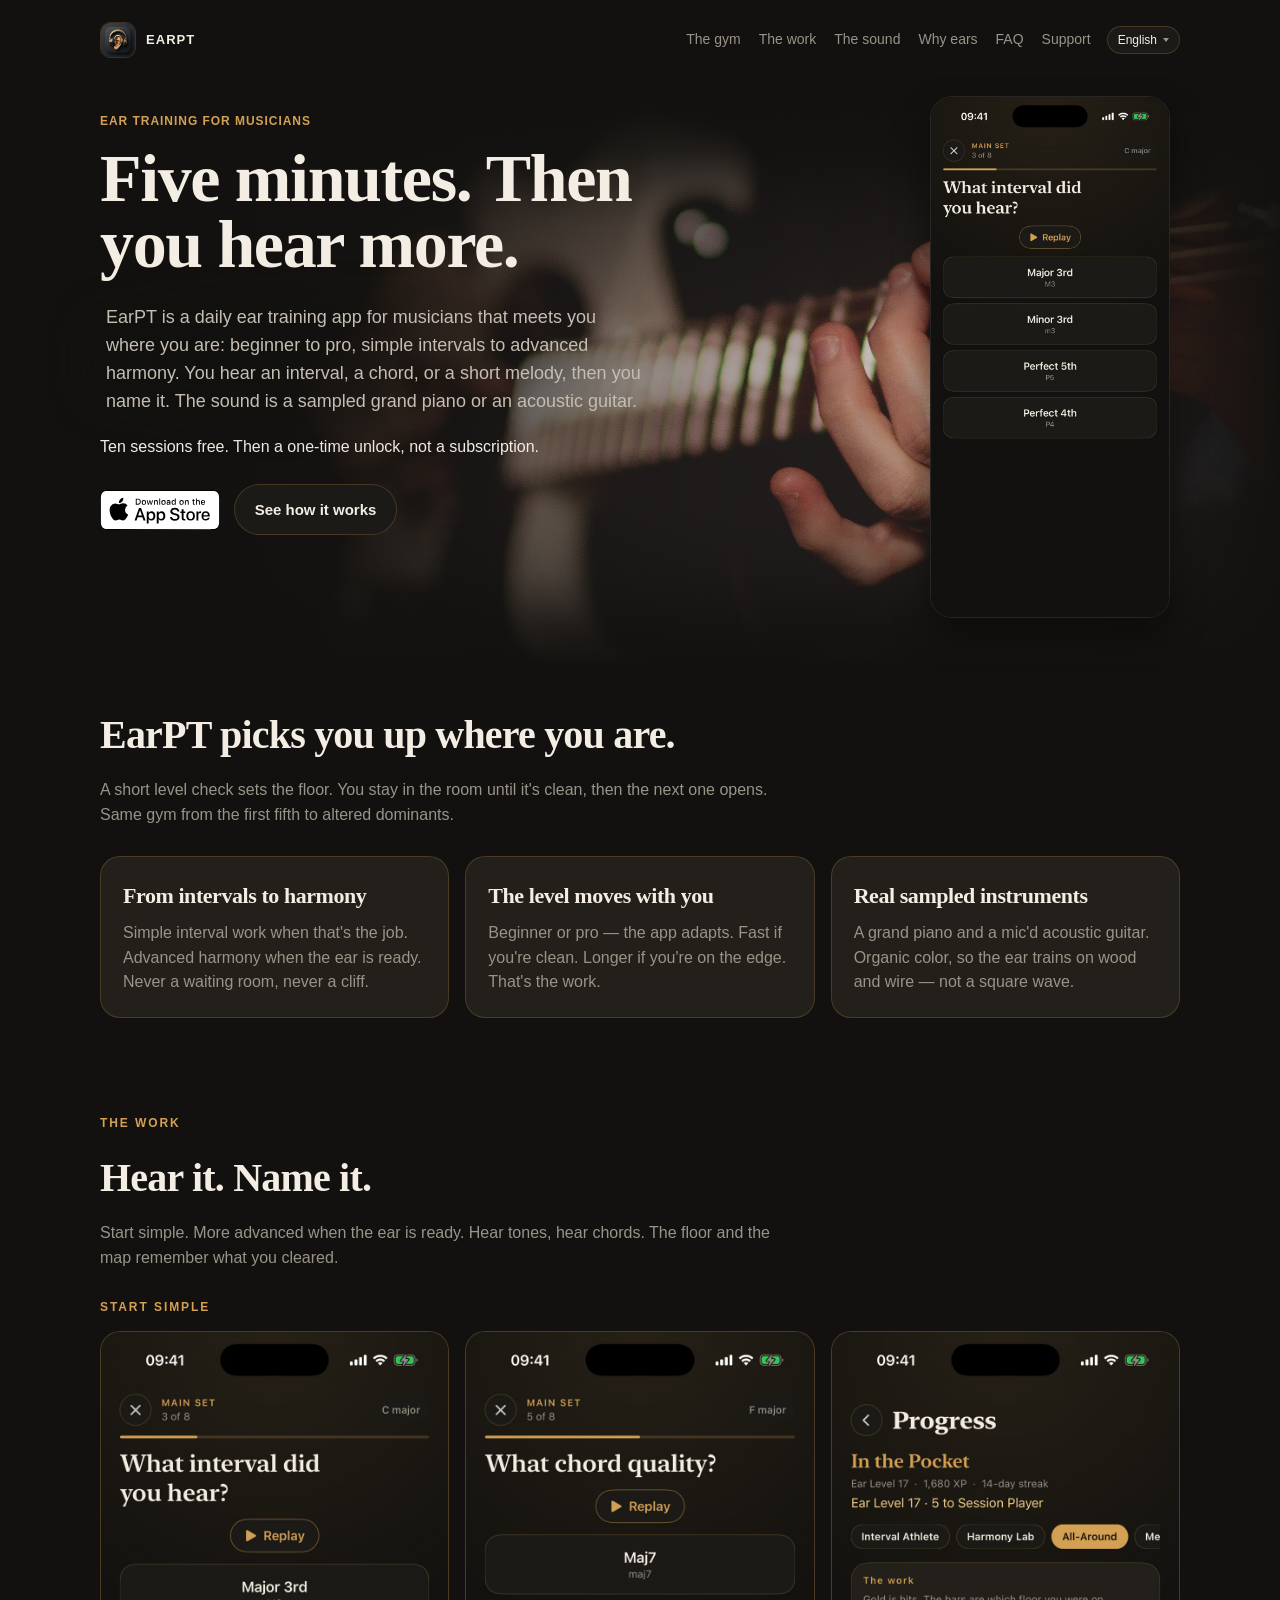
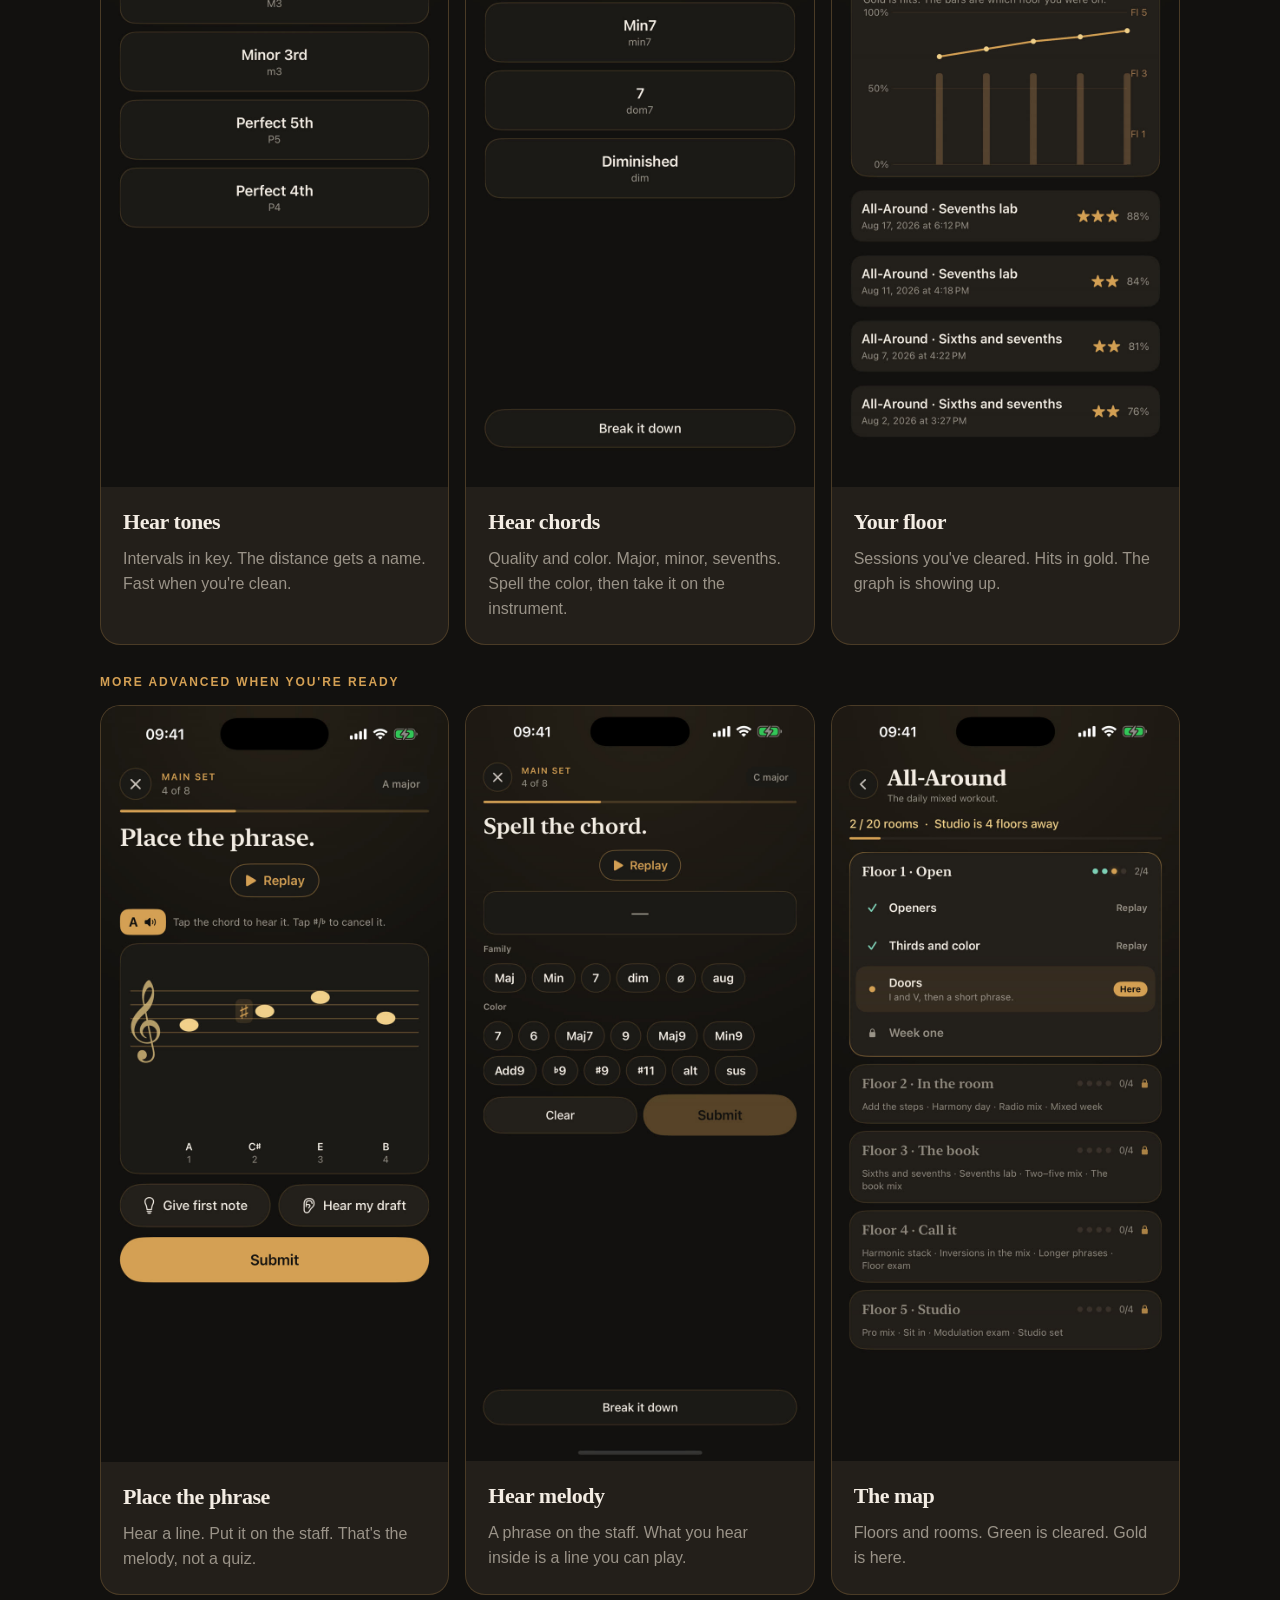
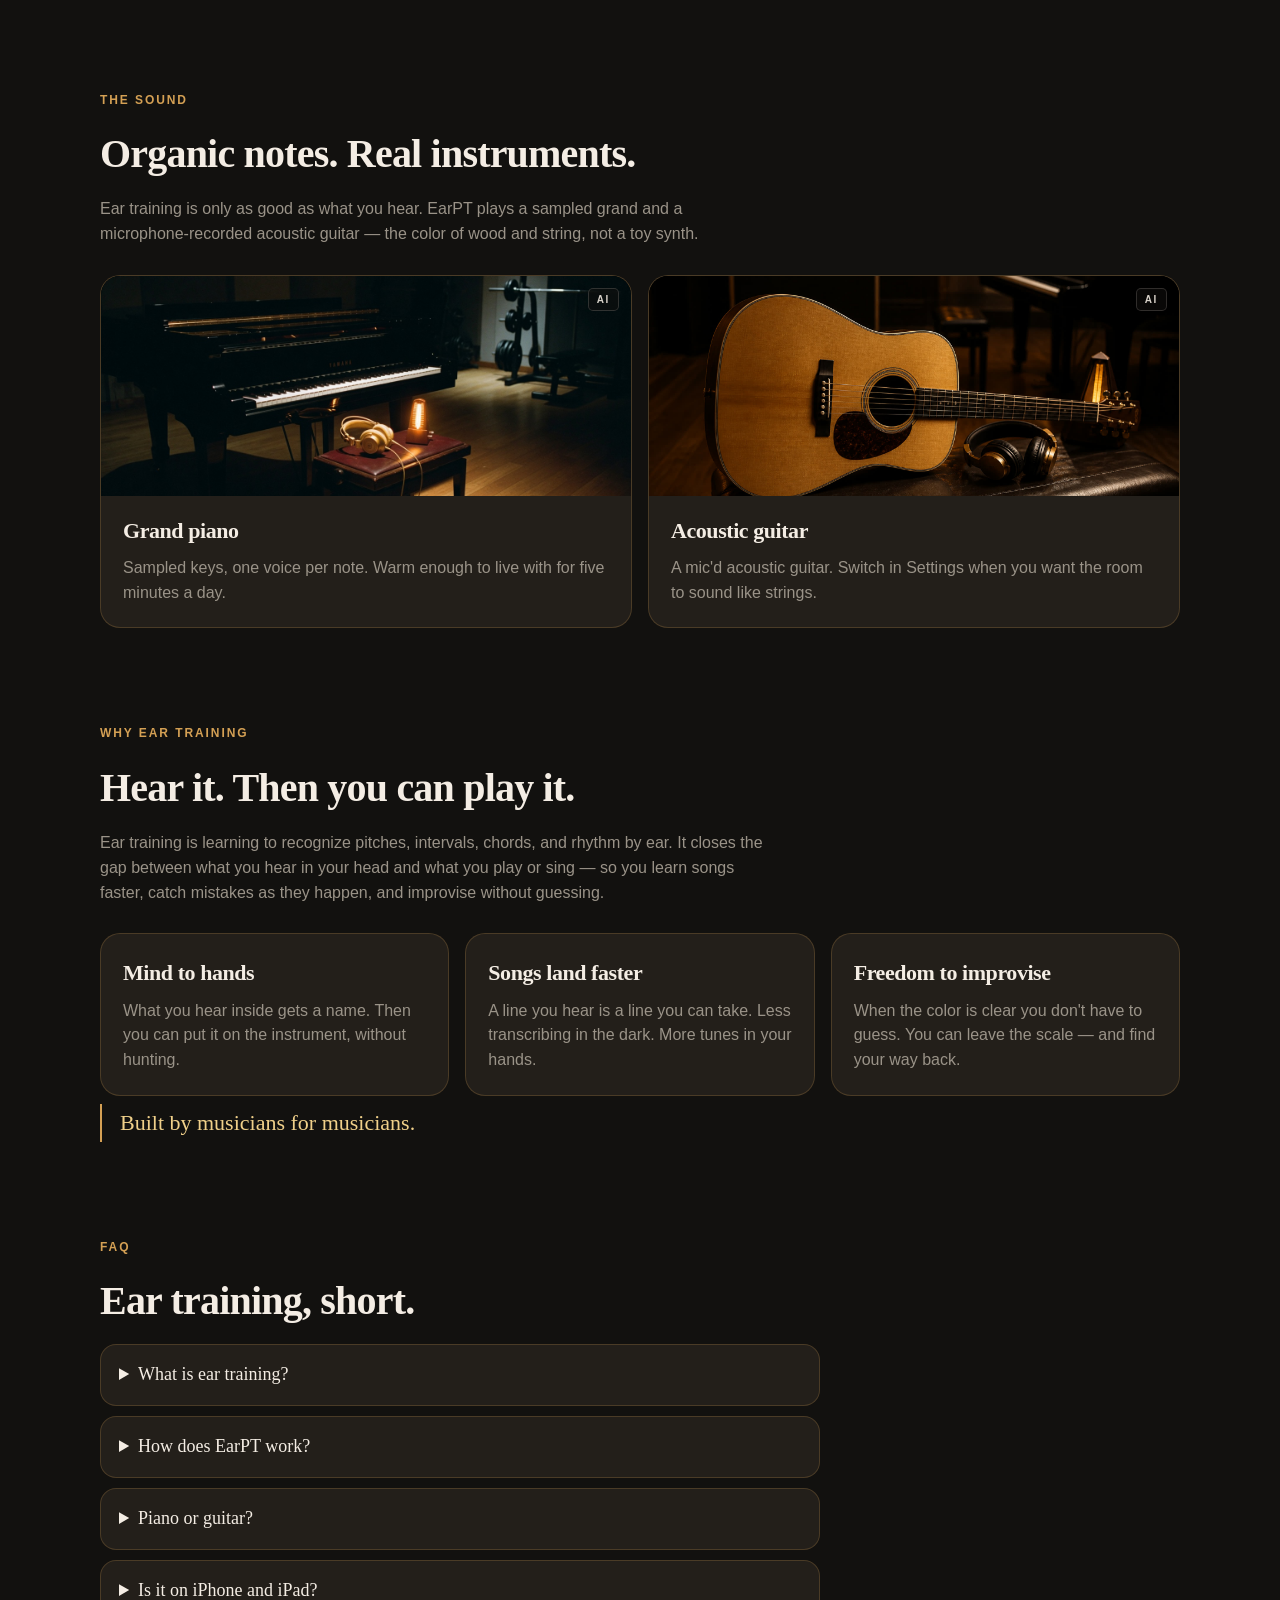
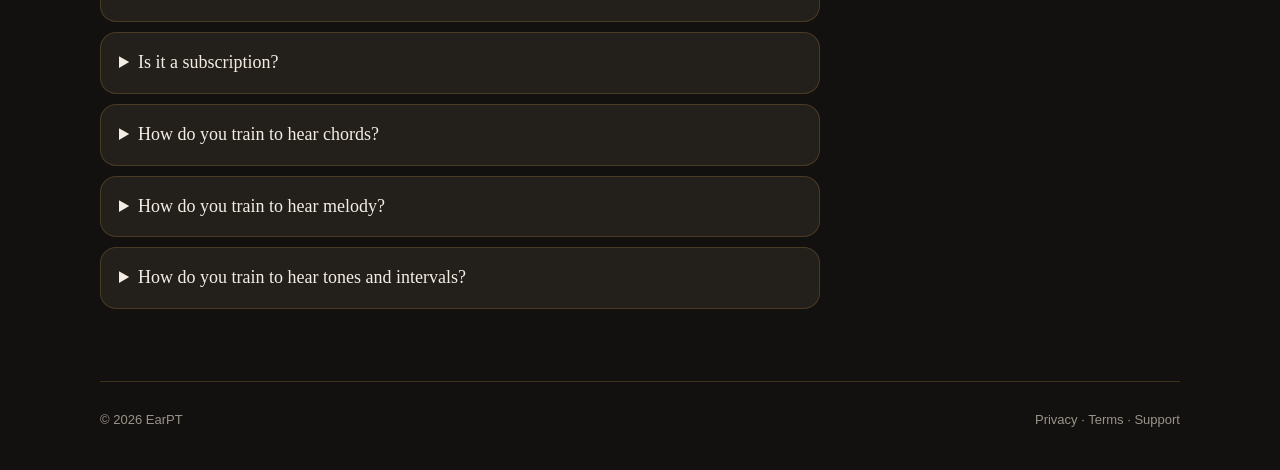
<file: index.html>
<!doctype html>
<html lang="en" data-page-lang="en">
<head>
  <meta charset="utf-8" />
  <meta name="viewport" content="width=device-width, initial-scale=1" />
  <!-- Google tag (gtag.js) -->
  <script async src="https://www.googletagmanager.com/gtag/js?id=G-J50DV6ZXMS"></script>
  <script>
    window.dataLayer = window.dataLayer || [];
    function gtag(){dataLayer.push(arguments);}
    gtag('js', new Date());
    gtag('config', 'G-J50DV6ZXMS');
  </script>
  <title>EarPT — Ear training app for musicians</title>
  <meta name="description" content="Daily ear training app for iPhone and iPad. Sampled piano and guitar. Intervals, chords, melody — five minutes, most days." />
  <link rel="canonical" href="https://earpt.com/" />
  <link rel="alternate" hreflang="en" href="https://earpt.com/" />
  <link rel="alternate" hreflang="sv" href="https://earpt.com/sv/" />
  <link rel="alternate" hreflang="de" href="https://earpt.com/de/" />
  <link rel="alternate" hreflang="es" href="https://earpt.com/es/" />
  <link rel="alternate" hreflang="fr" href="https://earpt.com/fr/" />
  <link rel="alternate" hreflang="x-default" href="https://earpt.com/" />
  <meta property="og:type" content="website" />
  <meta property="og:site_name" content="EarPT" />
  <meta property="og:locale" content="en_US" />
  <meta property="og:title" content="EarPT — Ear training app for musicians" />
  <meta property="og:description" content="Daily ear training app for iPhone and iPad. Sampled piano and guitar. Intervals, chords, melody — five minutes, most days." />
  <meta property="og:url" content="https://earpt.com/" />
  <meta property="og:image" content="https://earpt.com/assets/og.jpg" />
  <meta property="og:image:width" content="1200" />
  <meta property="og:image:height" content="630" />
  <meta name="twitter:card" content="summary_large_image" />
  <meta name="twitter:title" content="EarPT — Ear training app for musicians" />
  <meta name="twitter:description" content="Daily ear training app for iPhone and iPad. Sampled piano and guitar. Intervals, chords, melody — five minutes, most days." />
  <meta name="twitter:image" content="https://earpt.com/assets/og.jpg" />
  <meta name="theme-color" content="#12110f" />
  <meta name="apple-itunes-app" content="app-id=6805772784" />
  <link rel="apple-touch-icon" href="/assets/icon.jpg" />
  <link rel="icon" href="/assets/icon.jpg" />
  <link rel="stylesheet" href="/css/site.css?v=28" />
  <script type="application/ld+json">
  {
    "@context": "https://schema.org",
    "@graph": [
      {
        "@type": "SoftwareApplication",
        "name": "EarPT",
        "applicationCategory": "MusicApplication",
        "operatingSystem": "iOS",
        "url": "https://earpt.com/",
        "description": "Daily ear training app for iPhone and iPad. Sampled piano and guitar. Intervals, chords, melody — five minutes, most days.",
        "offers": {
          "@type": "Offer",
          "price": "0",
          "priceCurrency": "USD"
        }
      },
      {
        "@type": "FAQPage",
        "mainEntity": [
          {
            "@type": "Question",
            "name": "What is ear training?",
            "acceptedAnswer": {
              "@type": "Answer",
              "text": "Ear training is learning to recognize pitches, intervals, chords, and rhythm by ear. It closes the gap between what you hear in your head and what you play or sing."
            }
          },
          {
            "@type": "Question",
            "name": "How does EarPT work?",
            "acceptedAnswer": {
              "@type": "Answer",
              "text": "Open the app. Do a session or two. A short level check sets the floor. You stay in the room until it's clean. Five minutes, most days."
            }
          },
          {
            "@type": "Question",
            "name": "Piano or guitar?",
            "acceptedAnswer": {
              "@type": "Answer",
              "text": "A sampled grand piano and a mic'd acoustic guitar. Organic color — wood and string, not a toy synth. Switch in Settings."
            }
          },
          {
            "@type": "Question",
            "name": "Is it on iPhone and iPad?",
            "acceptedAnswer": {
              "@type": "Answer",
              "text": "Yes. iPhone and iPad. Download it on the App Store."
            }
          },
          {
            "@type": "Question",
            "name": "Is it a subscription?",
            "acceptedAnswer": {
              "@type": "Answer",
              "text": "No. Ten workouts are free. Then a one-time unlock. Not a subscription."
            }
          },
          {
            "@type": "Question",
            "name": "How do you train to hear chords?",
            "acceptedAnswer": {
              "@type": "Answer",
              "text": "Listen to a voicing, name the quality, do it again tomorrow. EarPT keeps you in the room until it's clean — major, minor, sevenths, then more color."
            }
          },
          {
            "@type": "Question",
            "name": "How do you train to hear melody?",
            "acceptedAnswer": {
              "@type": "Answer",
              "text": "A short phrase. You hear it, then you place it. Five minutes, most days. The line sticks because you come back."
            }
          },
          {
            "@type": "Question",
            "name": "How do you train to hear tones and intervals?",
            "acceptedAnswer": {
              "@type": "Answer",
              "text": "Two notes, in key. You name the distance. Simple when that's the job. Wider and faster when the ear is ready."
            }
          }
        ]
      }
    ]
  }
  </script>
</head>
<body>
  <div class="topbar">
    <div class="wrap">
    <nav class="nav">
      <a class="brand" href="/"><img src="/assets/icon.jpg" alt="" /> EarPT</a>
      <div class="nav-links">
        <a href="#gym" data-i18n="navProduct">The gym</a>
        <a href="#work" data-i18n="navWork">The work</a>
        <a href="#sound" data-i18n="navSound">The sound</a>
        <a href="#why" data-i18n="navWhy">Why ears</a>
        <a href="#faq" data-i18n="navFaq">FAQ</a>
        <a href="/support.html" data-i18n="navSupport">Support</a>
      </div>
      <div class="lang" data-lang></div>
    </nav>
    </div>
  </div>
  <div class="wrap">
    <header class="hero">
      <div class="hero-photo" role="img" aria-hidden="true"></div>
      <div class="hero-copy">
        <p class="kicker" data-i18n="kicker">Ear training for musicians</p>
        <h1 data-i18n="heroTitle">Five minutes. Then you hear more.</h1>
        <p class="lede" data-i18n="heroLede">EarPT is a daily ear training app for musicians that meets you where you are: beginner to pro, simple intervals to advanced harmony. You hear an interval, a chord, or a short melody, then you name it. The sound is a sampled grand piano or an acoustic guitar.</p>
        <p class="offer" data-i18n="ctaStore">Ten sessions free. Then a one-time unlock, not a subscription.</p>
        <div class="actions">
          <a class="store-badge" href="https://apps.apple.com/app/id6805772784">
            <img src="/assets/badges/app-store-en.svg" alt="Download on the App Store" width="120" height="40" />
          </a>
          <a class="btn btn-ghost" href="#work" data-i18n="ctaWhy">See how it works</a>
        </div>
      </div>
      <figure class="hero-visual">
        <div class="hero-phone">
          <img class="is-active" src="/assets/hear-tones.jpg" width="800" height="1740" alt="EarPT ear training app on iPhone: interval identification in C major." fetchpriority="high" />
          <img src="/assets/hear-chords.jpg" width="800" height="1740" alt="EarPT chord session." />
          <img src="/assets/place-phrase.jpg" width="800" height="1740" alt="EarPT melody on the staff." />
        </div>
      </figure>
    </header>

    <section class="section" id="gym">
      <p class="kicker" data-i18n="todayKicker">Today's set</p>
      <h2 data-i18n="todayTitle">EarPT picks you up where you are.</h2>
      <p class="sub" data-i18n="todayLede">A short level check sets the floor. You stay in the room until it's clean, then the next one opens. Same gym from the first fifth to altered dominants.</p>
      <div class="grid-3">
        <article class="card">
          <h3 data-i18n="card1t">From intervals to harmony</h3>
          <p data-i18n="card1p">Simple interval work when that's the job. Advanced harmony when the ear is ready. Never a waiting room, never a cliff.</p>
        </article>
        <article class="card">
          <h3 data-i18n="card2t">The level moves with you</h3>
          <p data-i18n="card2p">Beginner or pro — the app adapts. Fast if you're clean. Longer if you're on the edge. That's the work.</p>
        </article>
        <article class="card">
          <h3 data-i18n="card3t">Real sampled instruments</h3>
          <p data-i18n="card3p">A grand piano and a mic'd acoustic guitar. Organic color, so the ear trains on wood and wire — not a square wave.</p>
        </article>
      </div>
    </section>

        <section class="section" id="work">
      <p class="kicker" data-i18n="workKicker">The work</p>
      <h2 data-i18n="workTitle">Hear it. Name it.</h2>
      <p class="sub" data-i18n="workLede">Start simple. More advanced when the ear is ready. Hear tones, hear chords. The floor and the map remember what you cleared.</p>
      <p class="kicker work-split" data-i18n="workSimple">Start simple</p>
      <div class="shots">
        <article class="shot">
          <img src="/assets/hear-tones.jpg" width="800" height="1740" alt="EarPT interval session. Hear tones and name the interval." />
          <div class="shot-body">
            <h3 data-i18n="work1t">Hear tones</h3>
            <p data-i18n="work1p">Intervals in key. The distance gets a name. Fast when you're clean.</p>
          </div>
        </article>
        <article class="shot">
          <img src="/assets/hear-chords.jpg" width="800" height="1740" alt="EarPT chord session. Hear chords and name the quality." />
          <div class="shot-body">
            <h3 data-i18n="work2t">Hear chords</h3>
            <p data-i18n="work2p">Quality and color. Major, minor, sevenths. Spell the color, then take it on the instrument.</p>
          </div>
        </article>
        <article class="shot">
          <img src="/assets/progress.jpg" width="800" height="1740" alt="EarPT progress. Sessions cleared, hits in gold, the floor you are on." />
          <div class="shot-body">
            <h3 data-i18n="workProgt">Your floor</h3>
            <p data-i18n="workProgp">Sessions you've cleared. Hits in gold. The graph is showing up.</p>
          </div>
        </article>
      </div>
      <p class="kicker work-split" data-i18n="workReady">More advanced when you're ready</p>
      <div class="shots">
        <article class="shot">
          <img src="/assets/place-phrase.jpg" width="800" height="1740" alt="EarPT place-the-phrase session. Hear a melody and put the notes on the staff." />
          <div class="shot-body">
            <h3 data-i18n="workStafft">Place the phrase</h3>
            <p data-i18n="workStaffp">Hear a line. Put it on the staff. That's the melody, not a quiz.</p>
          </div>
        </article>
        <article class="shot">
          <img src="/assets/hear-melody.jpg" width="800" height="1740" alt="EarPT melody session. Hear a phrase and put it on the staff." />
          <div class="shot-body">
            <h3 data-i18n="work3t">Hear melody</h3>
            <p data-i18n="work3p">A phrase on the staff. What you hear inside is a line you can play.</p>
          </div>
        </article>
        <article class="shot">
          <img src="/assets/gym-map.jpg" width="800" height="1738" alt="EarPT gym map. Floors and rooms. Green is cleared. Gold is here." />
          <div class="shot-body">
            <h3 data-i18n="workMapt">The map</h3>
            <p data-i18n="workMapp">Floors and rooms. Green is cleared. Gold is here.</p>
          </div>
        </article>
      </div>
    </section>

    <section class="section" id="sound">
      <p class="kicker" data-i18n="soundKicker">The sound</p>
      <h2 data-i18n="soundTitle">Organic notes. Real instruments.</h2>
      <p class="sub" data-i18n="soundLede">Ear training is only as good as what you hear. EarPT plays a sampled grand and a microphone-recorded acoustic guitar — the color of wood and string, not a toy synth.</p>
      <div class="grid-2">
        <article class="card card-photo">
          <div class="card-art" style="background-image:url('/assets/studio.jpg')" role="img" aria-label="AI-generated. Grand piano in a dark studio">
            <span class="ai-mark" aria-hidden="true">AI</span>
          </div>
          <div class="card-body">
            <h3 data-i18n="sound1t">Grand piano</h3>
            <p data-i18n="sound1p">Sampled keys, one voice per note. Warm enough to live with for five minutes a day.</p>
          </div>
        </article>
        <article class="card card-photo">
          <div class="card-art" style="background-image:url('/assets/studio-guitar.jpg')" role="img" aria-label="AI-generated. Acoustic guitar in a studio">
            <span class="ai-mark" aria-hidden="true">AI</span>
          </div>
          <div class="card-body">
            <h3 data-i18n="sound2t">Acoustic guitar</h3>
            <p data-i18n="sound2p">A mic'd acoustic guitar. Switch in Settings when you want the room to sound like strings.</p>
          </div>
        </article>
      </div>
    </section>

    <section class="section" id="why">
      <p class="kicker" data-i18n="whyKicker">Why ear training</p>
      <h2 data-i18n="whyTitle">Hear it. Then you can play it.</h2>
      <p class="sub" data-i18n="whyLede">Ear training is learning to recognize pitches, intervals, chords, and rhythm by ear. It closes the gap between what you hear in your head and what you play or sing — so you learn songs faster, catch mistakes as they happen, and improvise without guessing.</p>
      <div class="grid-3">
        <article class="card">
          <h3 data-i18n="w1t">Mind to hands</h3>
          <p data-i18n="w1p">What you hear inside gets a name. Then you can put it on the instrument, without hunting.</p>
        </article>
        <article class="card">
          <h3 data-i18n="w2t">Songs land faster</h3>
          <p data-i18n="w2p">A line you hear is a line you can take. Less transcribing in the dark. More tunes in your hands.</p>
        </article>
        <article class="card">
          <h3 data-i18n="w3t">Freedom to improvise</h3>
          <p data-i18n="w3p">When the color is clear you don't have to guess. You can leave the scale — and find your way back.</p>
        </article>
      </div>
      <p class="quote" data-i18n="quote">Built by musicians for musicians.</p>
    </section>

    <section class="section" id="faq">
      <p class="kicker" data-i18n="faqKicker">FAQ</p>
      <h2 data-i18n="faqTitle">Ear training, short.</h2>
      <div class="faq">
        <details>
          <summary data-i18n="faq1q">What is ear training?</summary>
          <p data-i18n="faq1a">Ear training is learning to recognize pitches, intervals, chords, and rhythm by ear. It closes the gap between what you hear in your head and what you play or sing.</p>
        </details>
        <details>
          <summary data-i18n="faq2q">How does EarPT work?</summary>
          <p data-i18n="faq2a">Open the app. Do a session or two. A short level check sets the floor. You stay in the room until it's clean. Five minutes, most days.</p>
        </details>
        <details>
          <summary data-i18n="faq3q">Piano or guitar?</summary>
          <p data-i18n="faq3a">A sampled grand piano and a mic'd acoustic guitar. Organic color — wood and string, not a toy synth. Switch in Settings.</p>
        </details>
        <details>
          <summary data-i18n="faq4q">Is it on iPhone and iPad?</summary>
          <p data-i18n="faq4a">Yes. iPhone and iPad. Download it on the App Store.</p>
        </details>
        <details>
          <summary data-i18n="faq5q">Is it a subscription?</summary>
          <p data-i18n="faq5a">No. Ten workouts are free. Then a one-time unlock. Not a subscription.</p>
        </details>
        <details>
          <summary data-i18n="faq6q">How do you train to hear chords?</summary>
          <p data-i18n="faq6a">Listen to a voicing, name the quality, do it again tomorrow. EarPT keeps you in the room until it's clean — major, minor, sevenths, then more color.</p>
        </details>
        <details>
          <summary data-i18n="faq7q">How do you train to hear melody?</summary>
          <p data-i18n="faq7a">A short phrase. You hear it, then you place it. Five minutes, most days. The line sticks because you come back.</p>
        </details>
        <details>
          <summary data-i18n="faq8q">How do you train to hear tones and intervals?</summary>
          <p data-i18n="faq8a">Two notes, in key. You name the distance. Simple when that's the job. Wider and faster when the ear is ready.</p>
        </details>
      </div>
    </section>

    <footer>
      <div>© <span data-year></span> EarPT</div>
      <div>
        <a href="/privacy.html" data-i18n="footLegal">Privacy</a>
        · <a href="/terms.html" data-i18n="footTerms">Terms</a>
        · <a href="/support.html" data-i18n="footSupport">Support</a>
      </div>
    </footer>
  </div>
  <script src="/js/site.js?v=19"></script>
</body>
</html>
</file>
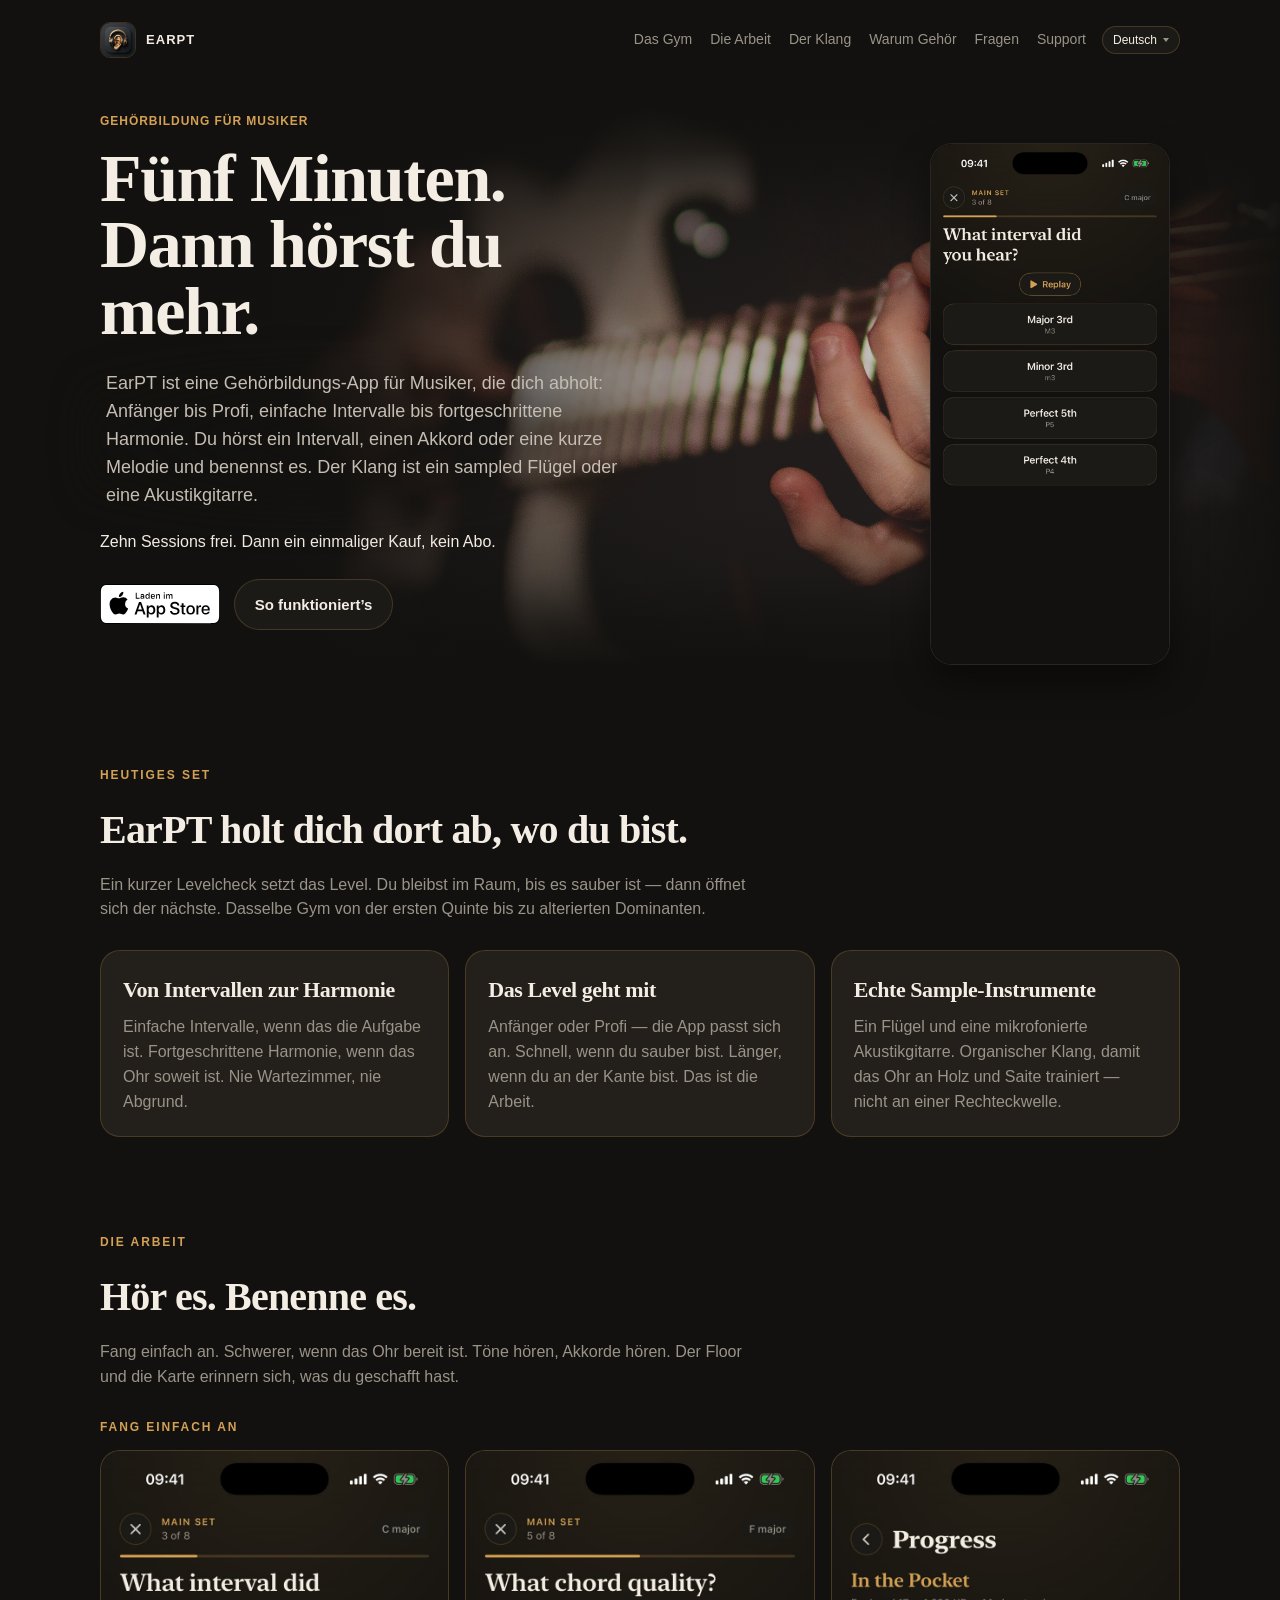
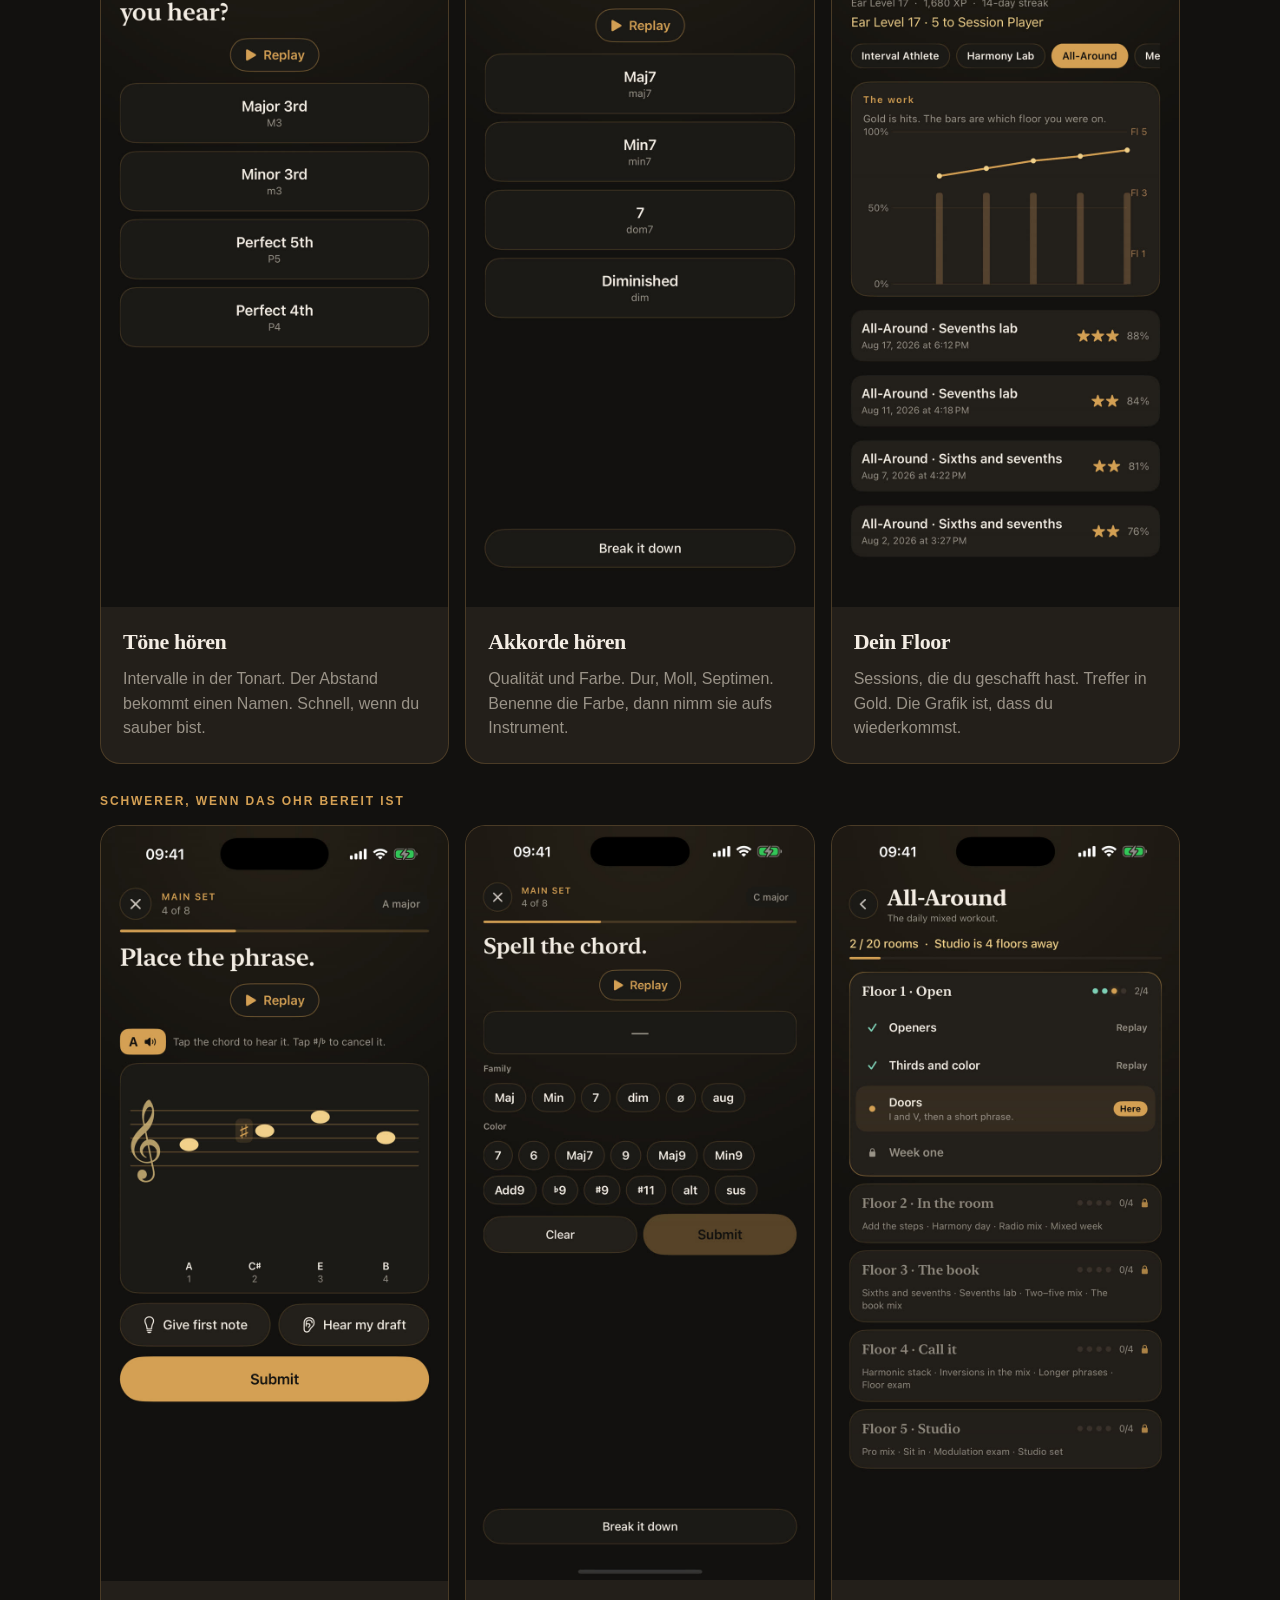
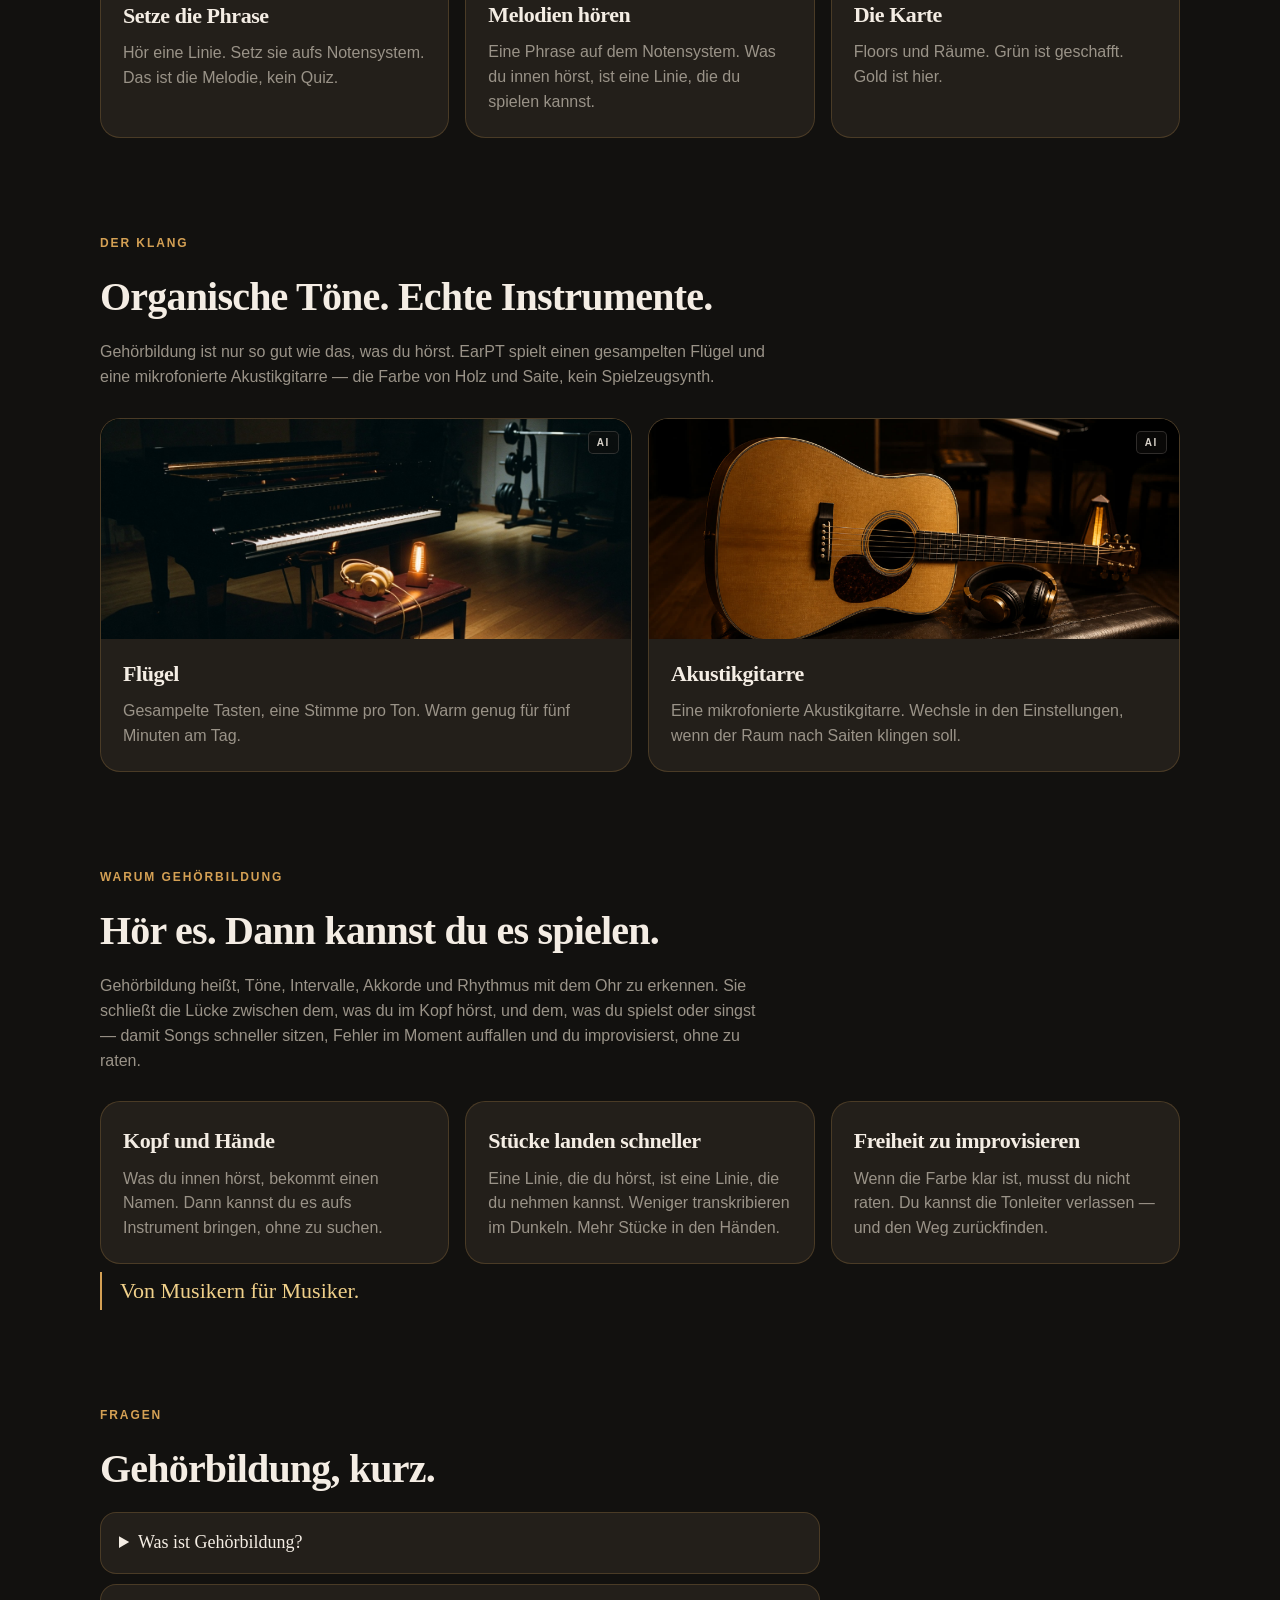
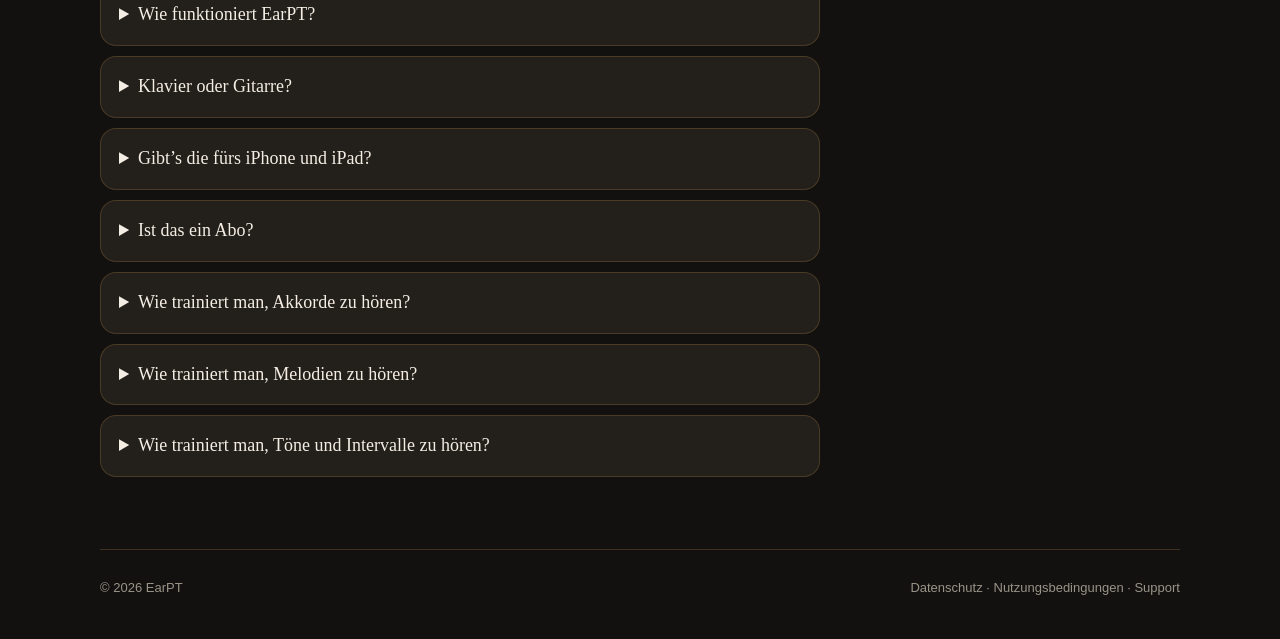
<file: de/index.html>
<!doctype html>
<html lang="de" data-page-lang="de">
<head>
  <meta charset="utf-8" />
  <meta name="viewport" content="width=device-width, initial-scale=1" />
  <!-- Google tag (gtag.js) -->
  <script async src="https://www.googletagmanager.com/gtag/js?id=G-J50DV6ZXMS"></script>
  <script>
    window.dataLayer = window.dataLayer || [];
    function gtag(){dataLayer.push(arguments);}
    gtag('js', new Date());
    gtag('config', 'G-J50DV6ZXMS');
  </script>
  <title>EarPT — Gehörbildungs-App für Musiker</title>
  <meta name="description" content="Gehörbildungs-App für iPhone und iPad. Sampled Flügel und Gitarre — organischer Klang, damit das Ohr an dem trainiert, was du wirklich spielst." />
  <link rel="canonical" href="https://earpt.com/de/" />
  <link rel="alternate" hreflang="en" href="https://earpt.com/" />
  <link rel="alternate" hreflang="sv" href="https://earpt.com/sv/" />
  <link rel="alternate" hreflang="de" href="https://earpt.com/de/" />
  <link rel="alternate" hreflang="es" href="https://earpt.com/es/" />
  <link rel="alternate" hreflang="fr" href="https://earpt.com/fr/" />
  <link rel="alternate" hreflang="x-default" href="https://earpt.com/" />
  <meta property="og:type" content="website" />
  <meta property="og:site_name" content="EarPT" />
  <meta property="og:locale" content="de_DE" />
  <meta property="og:title" content="EarPT — Gehörbildungs-App für Musiker" />
  <meta property="og:description" content="Gehörbildungs-App für iPhone und iPad. Sampled Flügel und Gitarre — organischer Klang, damit das Ohr an dem trainiert, was du wirklich spielst." />
  <meta property="og:url" content="https://earpt.com/de/" />
  <meta property="og:image" content="https://earpt.com/assets/og.jpg" />
  <meta property="og:image:width" content="1200" />
  <meta property="og:image:height" content="630" />
  <meta name="twitter:card" content="summary_large_image" />
  <meta name="twitter:title" content="EarPT — Gehörbildungs-App für Musiker" />
  <meta name="twitter:description" content="Gehörbildungs-App für iPhone und iPad. Sampled Flügel und Gitarre — organischer Klang, damit das Ohr an dem trainiert, was du wirklich spielst." />
  <meta name="twitter:image" content="https://earpt.com/assets/og.jpg" />
  <meta name="theme-color" content="#12110f" />
  <meta name="apple-itunes-app" content="app-id=6805772784" />
  <link rel="apple-touch-icon" href="/assets/icon.jpg" />
  <link rel="icon" href="/assets/icon.jpg" />
  <link rel="stylesheet" href="/css/site.css?v=28" />
  <script type="application/ld+json">
  {
    "@context": "https://schema.org",
    "@graph": [
      {
        "@type": "SoftwareApplication",
        "name": "EarPT",
        "applicationCategory": "MusicApplication",
        "operatingSystem": "iOS",
        "url": "https://earpt.com/de/",
        "description": "Gehörbildungs-App für iPhone und iPad. Sampled Flügel und Gitarre — organischer Klang, damit das Ohr an dem trainiert, was du wirklich spielst.",
        "offers": {
          "@type": "Offer",
          "price": "0",
          "priceCurrency": "USD"
        }
      },
      {
        "@type": "FAQPage",
        "mainEntity": [
          {
            "@type": "Question",
            "name": "Was ist Gehörbildung?",
            "acceptedAnswer": {
              "@type": "Answer",
              "text": "Gehörbildung heißt, Töne, Intervalle, Akkorde und Rhythmus mit dem Ohr zu erkennen. Sie schließt die Lücke zwischen dem, was du im Kopf hörst, und dem, was du spielst oder singst."
            }
          },
          {
            "@type": "Question",
            "name": "Wie funktioniert EarPT?",
            "acceptedAnswer": {
              "@type": "Answer",
              "text": "App öffnen. Eine Session, oder zwei. Ein kurzer Levelcheck setzt das Level. Du bleibst im Raum, bis es sauber ist. Fünf Minuten, die meisten Tage."
            }
          },
          {
            "@type": "Question",
            "name": "Klavier oder Gitarre?",
            "acceptedAnswer": {
              "@type": "Answer",
              "text": "Ein gesampelter Flügel und eine mikrofonierte Akustikgitarre. Organischer Klang — Holz und Saite, kein Spielzeugsynth. Wechsel in den Einstellungen."
            }
          },
          {
            "@type": "Question",
            "name": "Gibt’s die fürs iPhone und iPad?",
            "acceptedAnswer": {
              "@type": "Answer",
              "text": "Ja. iPhone und iPad. Laden im App Store."
            }
          },
          {
            "@type": "Question",
            "name": "Ist das ein Abo?",
            "acceptedAnswer": {
              "@type": "Answer",
              "text": "Nein. Zehn Sessions sind frei. Dann ein einmaliger Kauf, der den Rest freischaltet. Kein Abonnement."
            }
          },
          {
            "@type": "Question",
            "name": "Wie trainiert man, Akkorde zu hören?",
            "acceptedAnswer": {
              "@type": "Answer",
              "text": "Hör dir eine Lage an, benenne die Qualität, mach es morgen wieder. EarPT hält dich im Raum, bis es sauber ist — Dur, Moll, Septimen, dann mehr Farbe."
            }
          },
          {
            "@type": "Question",
            "name": "Wie trainiert man, Melodien zu hören?",
            "acceptedAnswer": {
              "@type": "Answer",
              "text": "Eine kurze Phrase. Du hörst sie, dann setzt du sie. Fünf Minuten, die meisten Tage. Die Linie sitzt, weil du wiederkommst."
            }
          },
          {
            "@type": "Question",
            "name": "Wie trainiert man, Töne und Intervalle zu hören?",
            "acceptedAnswer": {
              "@type": "Answer",
              "text": "Zwei Töne, in der Tonart. Du benennst den Abstand. Einfach, wenn das die Aufgabe ist. Weiter und schneller, wenn das Ohr soweit ist."
            }
          }
        ]
      }
    ]
  }
  </script>
</head>
<body>
  <div class="topbar">
    <div class="wrap">
    <nav class="nav">
      <a class="brand" href="/de/"><img src="/assets/icon.jpg" alt="" /> EarPT</a>
      <div class="nav-links">
        <a href="#gym" data-i18n="navProduct">Das Gym</a>
        <a href="#work" data-i18n="navWork">Die Arbeit</a>
        <a href="#sound" data-i18n="navSound">Der Klang</a>
        <a href="#why" data-i18n="navWhy">Warum Gehör</a>
        <a href="#faq" data-i18n="navFaq">Fragen</a>
        <a href="/support.html" data-i18n="navSupport">Support</a>
      </div>
      <div class="lang" data-lang></div>
    </nav>
    </div>
  </div>
  <div class="wrap">
    <header class="hero">
      <div class="hero-photo" role="img" aria-hidden="true"></div>
      <div class="hero-copy">
        <p class="kicker" data-i18n="kicker">Gehörbildung für Musiker</p>
        <h1 data-i18n="heroTitle">Fünf Minuten. Dann hörst du mehr.</h1>
        <p class="lede" data-i18n="heroLede">EarPT ist eine Gehörbildungs-App für Musiker, die dich abholt: Anfänger bis Profi, einfache Intervalle bis fortgeschrittene Harmonie. Du hörst ein Intervall, einen Akkord oder eine kurze Melodie und benennst es. Der Klang ist ein sampled Flügel oder eine Akustikgitarre.</p>
        <p class="offer" data-i18n="ctaStore">Zehn Sessions frei. Dann ein einmaliger Kauf, kein Abo.</p>
        <div class="actions">
          <a class="store-badge" href="https://apps.apple.com/app/id6805772784">
            <img src="/assets/badges/app-store-de.svg" alt="Laden im App Store" width="120" height="40" />
          </a>
          <a class="btn btn-ghost" href="#work" data-i18n="ctaWhy">So funktioniert’s</a>
        </div>
      </div>
      <figure class="hero-visual">
        <div class="hero-phone">
          <img class="is-active" src="/assets/hear-tones.jpg" width="800" height="1740" alt="EarPT Gehörbildungs-App auf dem iPhone: Intervallbestimmung in C-Dur." fetchpriority="high" />
          <img src="/assets/hear-chords.jpg" width="800" height="1740" alt="EarPT Akkord-Session." />
          <img src="/assets/place-phrase.jpg" width="800" height="1740" alt="EarPT Melodie auf dem Notensystem." />
        </div>
      </figure>
    </header>

    <section class="section" id="gym">
      <p class="kicker" data-i18n="todayKicker">Heutiges Set</p>
      <h2 data-i18n="todayTitle">EarPT holt dich dort ab, wo du bist.</h2>
      <p class="sub" data-i18n="todayLede">Ein kurzer Levelcheck setzt das Level. Du bleibst im Raum, bis es sauber ist — dann öffnet sich der nächste. Dasselbe Gym von der ersten Quinte bis zu alterierten Dominanten.</p>
      <div class="grid-3">
        <article class="card">
          <h3 data-i18n="card1t">Von Intervallen zur Harmonie</h3>
          <p data-i18n="card1p">Einfache Intervalle, wenn das die Aufgabe ist. Fortgeschrittene Harmonie, wenn das Ohr soweit ist. Nie Wartezimmer, nie Abgrund.</p>
        </article>
        <article class="card">
          <h3 data-i18n="card2t">Das Level geht mit</h3>
          <p data-i18n="card2p">Anfänger oder Profi — die App passt sich an. Schnell, wenn du sauber bist. Länger, wenn du an der Kante bist. Das ist die Arbeit.</p>
        </article>
        <article class="card">
          <h3 data-i18n="card3t">Echte Sample-Instrumente</h3>
          <p data-i18n="card3p">Ein Flügel und eine mikrofonierte Akustikgitarre. Organischer Klang, damit das Ohr an Holz und Saite trainiert — nicht an einer Rechteckwelle.</p>
        </article>
      </div>
    </section>

        <section class="section" id="work">
      <p class="kicker" data-i18n="workKicker">Die Arbeit</p>
      <h2 data-i18n="workTitle">Hör es. Benenne es.</h2>
      <p class="sub" data-i18n="workLede">Fang einfach an. Schwerer, wenn das Ohr bereit ist. Töne hören, Akkorde hören. Der Floor und die Karte erinnern sich, was du geschafft hast.</p>
      <p class="kicker work-split" data-i18n="workSimple">Fang einfach an</p>
      <div class="shots">
        <article class="shot">
          <img src="/assets/hear-tones.jpg" width="800" height="1740" alt="EarPT Intervall-Session. Töne hören und das Intervall benennen." />
          <div class="shot-body">
            <h3 data-i18n="work1t">Töne hören</h3>
            <p data-i18n="work1p">Intervalle in der Tonart. Der Abstand bekommt einen Namen. Schnell, wenn du sauber bist.</p>
          </div>
        </article>
        <article class="shot">
          <img src="/assets/hear-chords.jpg" width="800" height="1740" alt="EarPT Akkord-Session. Akkorde hören und die Qualität benennen." />
          <div class="shot-body">
            <h3 data-i18n="work2t">Akkorde hören</h3>
            <p data-i18n="work2p">Qualität und Farbe. Dur, Moll, Septimen. Benenne die Farbe, dann nimm sie aufs Instrument.</p>
          </div>
        </article>
        <article class="shot">
          <img src="/assets/progress.jpg" width="800" height="1740" alt="EarPT Fortschritt. Geschaffte Sessions, Treffer in Gold, der Floor auf dem du stehst." />
          <div class="shot-body">
            <h3 data-i18n="workProgt">Dein Floor</h3>
            <p data-i18n="workProgp">Sessions, die du geschafft hast. Treffer in Gold. Die Grafik ist, dass du wiederkommst.</p>
          </div>
        </article>
      </div>
      <p class="kicker work-split" data-i18n="workReady">Schwerer, wenn das Ohr bereit ist</p>
      <div class="shots">
        <article class="shot">
          <img src="/assets/place-phrase.jpg" width="800" height="1740" alt="EarPT Phrase setzen. Höre eine Melodie und setze die Noten aufs Notensystem." />
          <div class="shot-body">
            <h3 data-i18n="workStafft">Setze die Phrase</h3>
            <p data-i18n="workStaffp">Hör eine Linie. Setz sie aufs Notensystem. Das ist die Melodie, kein Quiz.</p>
          </div>
        </article>
        <article class="shot">
          <img src="/assets/hear-melody.jpg" width="800" height="1740" alt="EarPT Melodie-Session. Eine Phrase hören und aufs Notensystem setzen." />
          <div class="shot-body">
            <h3 data-i18n="work3t">Melodien hören</h3>
            <p data-i18n="work3p">Eine Phrase auf dem Notensystem. Was du innen hörst, ist eine Linie, die du spielen kannst.</p>
          </div>
        </article>
        <article class="shot">
          <img src="/assets/gym-map.jpg" width="800" height="1738" alt="EarPT Gym-Karte. Floors und Räume. Grün ist geschafft. Gold ist hier." />
          <div class="shot-body">
            <h3 data-i18n="workMapt">Die Karte</h3>
            <p data-i18n="workMapp">Floors und Räume. Grün ist geschafft. Gold ist hier.</p>
          </div>
        </article>
      </div>
    </section>

    <section class="section" id="sound">
      <p class="kicker" data-i18n="soundKicker">Der Klang</p>
      <h2 data-i18n="soundTitle">Organische Töne. Echte Instrumente.</h2>
      <p class="sub" data-i18n="soundLede">Gehörbildung ist nur so gut wie das, was du hörst. EarPT spielt einen gesampelten Flügel und eine mikrofonierte Akustikgitarre — die Farbe von Holz und Saite, kein Spielzeugsynth.</p>
      <div class="grid-2">
        <article class="card card-photo">
          <div class="card-art" style="background-image:url('/assets/studio.jpg')" role="img" aria-label="KI-generiert. Flügel in einem dunklen Studio">
            <span class="ai-mark" aria-hidden="true">AI</span>
          </div>
          <div class="card-body">
            <h3 data-i18n="sound1t">Flügel</h3>
            <p data-i18n="sound1p">Gesampelte Tasten, eine Stimme pro Ton. Warm genug für fünf Minuten am Tag.</p>
          </div>
        </article>
        <article class="card card-photo">
          <div class="card-art" style="background-image:url('/assets/studio-guitar.jpg')" role="img" aria-label="KI-generiert. Akustikgitarre im Studio">
            <span class="ai-mark" aria-hidden="true">AI</span>
          </div>
          <div class="card-body">
            <h3 data-i18n="sound2t">Akustikgitarre</h3>
            <p data-i18n="sound2p">Eine mikrofonierte Akustikgitarre. Wechsle in den Einstellungen, wenn der Raum nach Saiten klingen soll.</p>
          </div>
        </article>
      </div>
    </section>

    <section class="section" id="why">
      <p class="kicker" data-i18n="whyKicker">Warum Gehörbildung</p>
      <h2 data-i18n="whyTitle">Hör es. Dann kannst du es spielen.</h2>
      <p class="sub" data-i18n="whyLede">Gehörbildung heißt, Töne, Intervalle, Akkorde und Rhythmus mit dem Ohr zu erkennen. Sie schließt die Lücke zwischen dem, was du im Kopf hörst, und dem, was du spielst oder singst — damit Songs schneller sitzen, Fehler im Moment auffallen und du improvisierst, ohne zu raten.</p>
      <div class="grid-3">
        <article class="card">
          <h3 data-i18n="w1t">Kopf und Hände</h3>
          <p data-i18n="w1p">Was du innen hörst, bekommt einen Namen. Dann kannst du es aufs Instrument bringen, ohne zu suchen.</p>
        </article>
        <article class="card">
          <h3 data-i18n="w2t">Stücke landen schneller</h3>
          <p data-i18n="w2p">Eine Linie, die du hörst, ist eine Linie, die du nehmen kannst. Weniger transkribieren im Dunkeln. Mehr Stücke in den Händen.</p>
        </article>
        <article class="card">
          <h3 data-i18n="w3t">Freiheit zu improvisieren</h3>
          <p data-i18n="w3p">Wenn die Farbe klar ist, musst du nicht raten. Du kannst die Tonleiter verlassen — und den Weg zurückfinden.</p>
        </article>
      </div>
      <p class="quote" data-i18n="quote">Von Musikern für Musiker.</p>
    </section>

    <section class="section" id="faq">
      <p class="kicker" data-i18n="faqKicker">Fragen</p>
      <h2 data-i18n="faqTitle">Gehörbildung, kurz.</h2>
      <div class="faq">
        <details>
          <summary data-i18n="faq1q">Was ist Gehörbildung?</summary>
          <p data-i18n="faq1a">Gehörbildung heißt, Töne, Intervalle, Akkorde und Rhythmus mit dem Ohr zu erkennen. Sie schließt die Lücke zwischen dem, was du im Kopf hörst, und dem, was du spielst oder singst.</p>
        </details>
        <details>
          <summary data-i18n="faq2q">Wie funktioniert EarPT?</summary>
          <p data-i18n="faq2a">App öffnen. Eine Session, oder zwei. Ein kurzer Levelcheck setzt das Level. Du bleibst im Raum, bis es sauber ist. Fünf Minuten, die meisten Tage.</p>
        </details>
        <details>
          <summary data-i18n="faq3q">Klavier oder Gitarre?</summary>
          <p data-i18n="faq3a">Ein gesampelter Flügel und eine mikrofonierte Akustikgitarre. Organischer Klang — Holz und Saite, kein Spielzeugsynth. Wechsel in den Einstellungen.</p>
        </details>
        <details>
          <summary data-i18n="faq4q">Gibt’s die fürs iPhone und iPad?</summary>
          <p data-i18n="faq4a">Ja. iPhone und iPad. Laden im App Store.</p>
        </details>
        <details>
          <summary data-i18n="faq5q">Ist das ein Abo?</summary>
          <p data-i18n="faq5a">Nein. Zehn Sessions sind frei. Dann ein einmaliger Kauf, der den Rest freischaltet. Kein Abonnement.</p>
        </details>
        <details>
          <summary data-i18n="faq6q">Wie trainiert man, Akkorde zu hören?</summary>
          <p data-i18n="faq6a">Hör dir eine Lage an, benenne die Qualität, mach es morgen wieder. EarPT hält dich im Raum, bis es sauber ist — Dur, Moll, Septimen, dann mehr Farbe.</p>
        </details>
        <details>
          <summary data-i18n="faq7q">Wie trainiert man, Melodien zu hören?</summary>
          <p data-i18n="faq7a">Eine kurze Phrase. Du hörst sie, dann setzt du sie. Fünf Minuten, die meisten Tage. Die Linie sitzt, weil du wiederkommst.</p>
        </details>
        <details>
          <summary data-i18n="faq8q">Wie trainiert man, Töne und Intervalle zu hören?</summary>
          <p data-i18n="faq8a">Zwei Töne, in der Tonart. Du benennst den Abstand. Einfach, wenn das die Aufgabe ist. Weiter und schneller, wenn das Ohr soweit ist.</p>
        </details>
      </div>
    </section>

    <footer>
      <div>© <span data-year></span> EarPT</div>
      <div>
        <a href="/privacy.html" data-i18n="footLegal">Datenschutz</a>
        · <a href="/terms.html" data-i18n="footTerms">Nutzungsbedingungen</a>
        · <a href="/support.html" data-i18n="footSupport">Support</a>
      </div>
    </footer>
  </div>
  <script src="/js/site.js?v=19"></script>
</body>
</html>
</file>
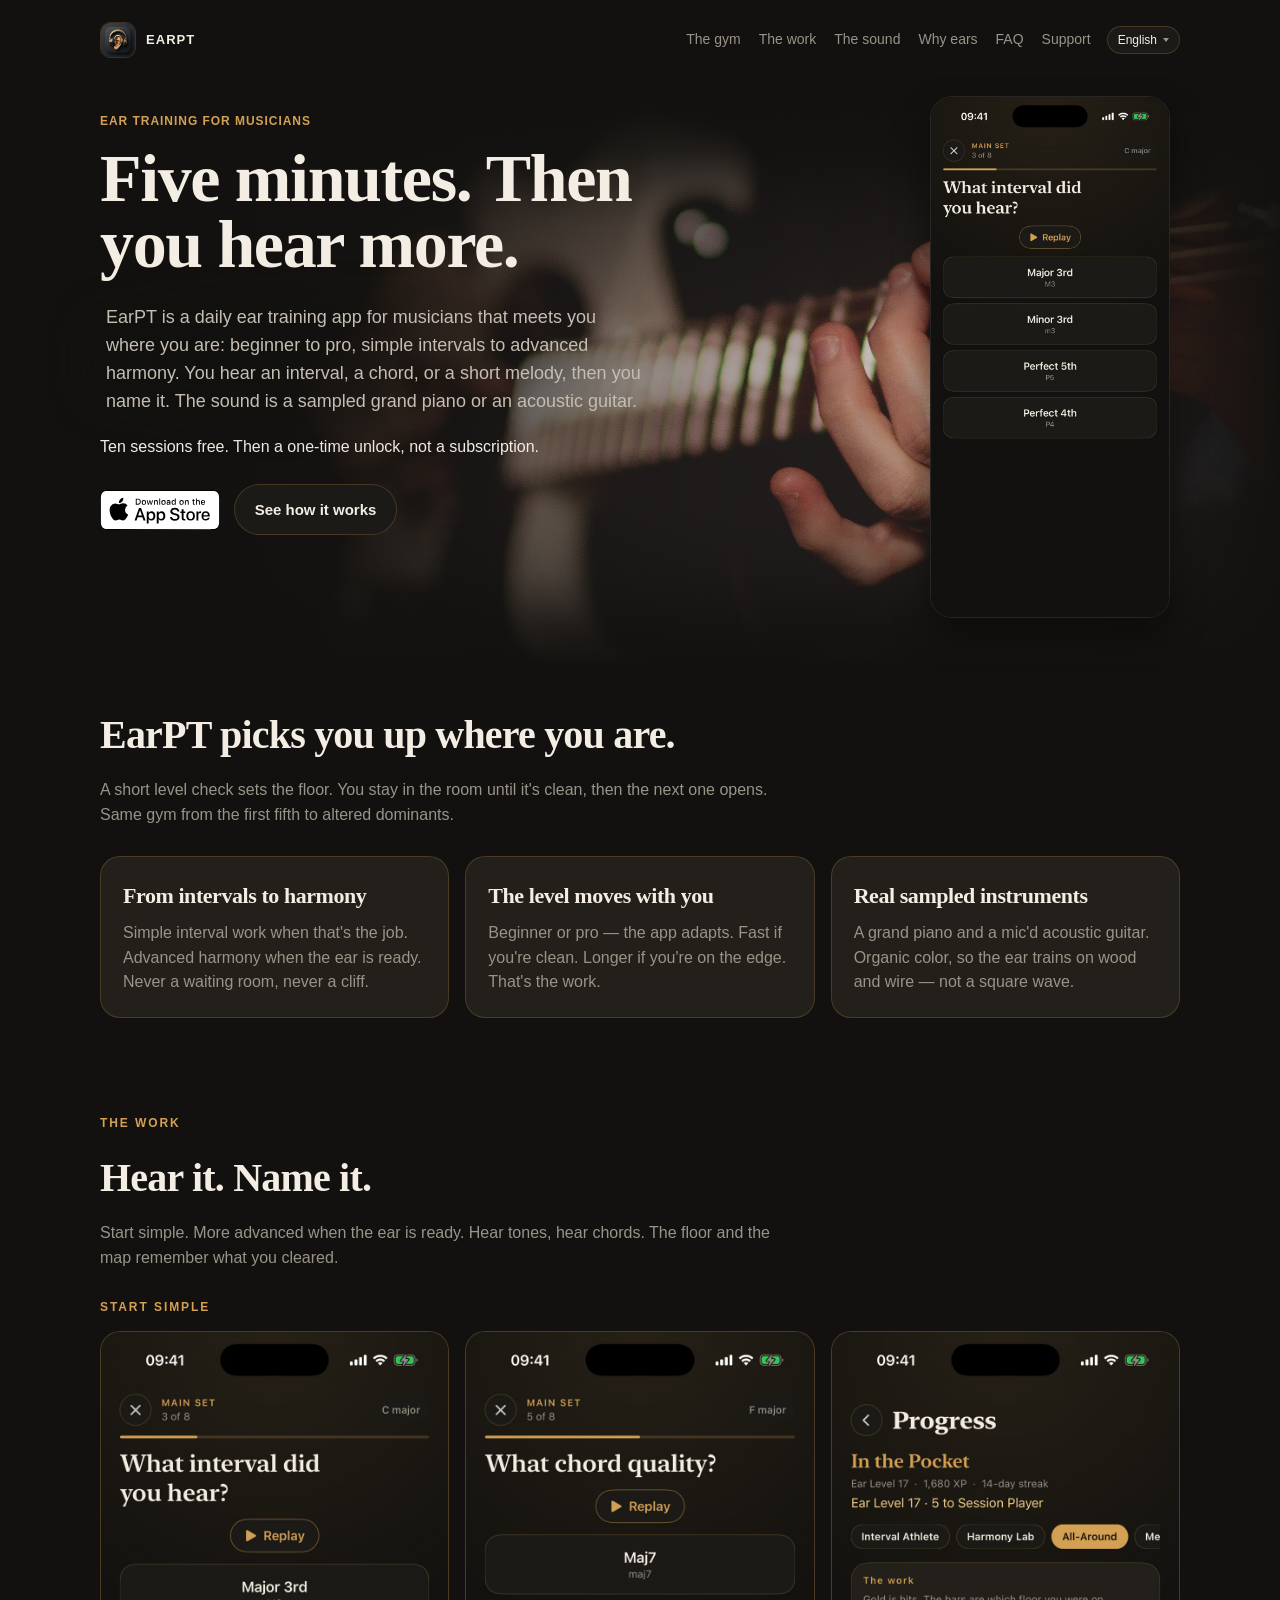
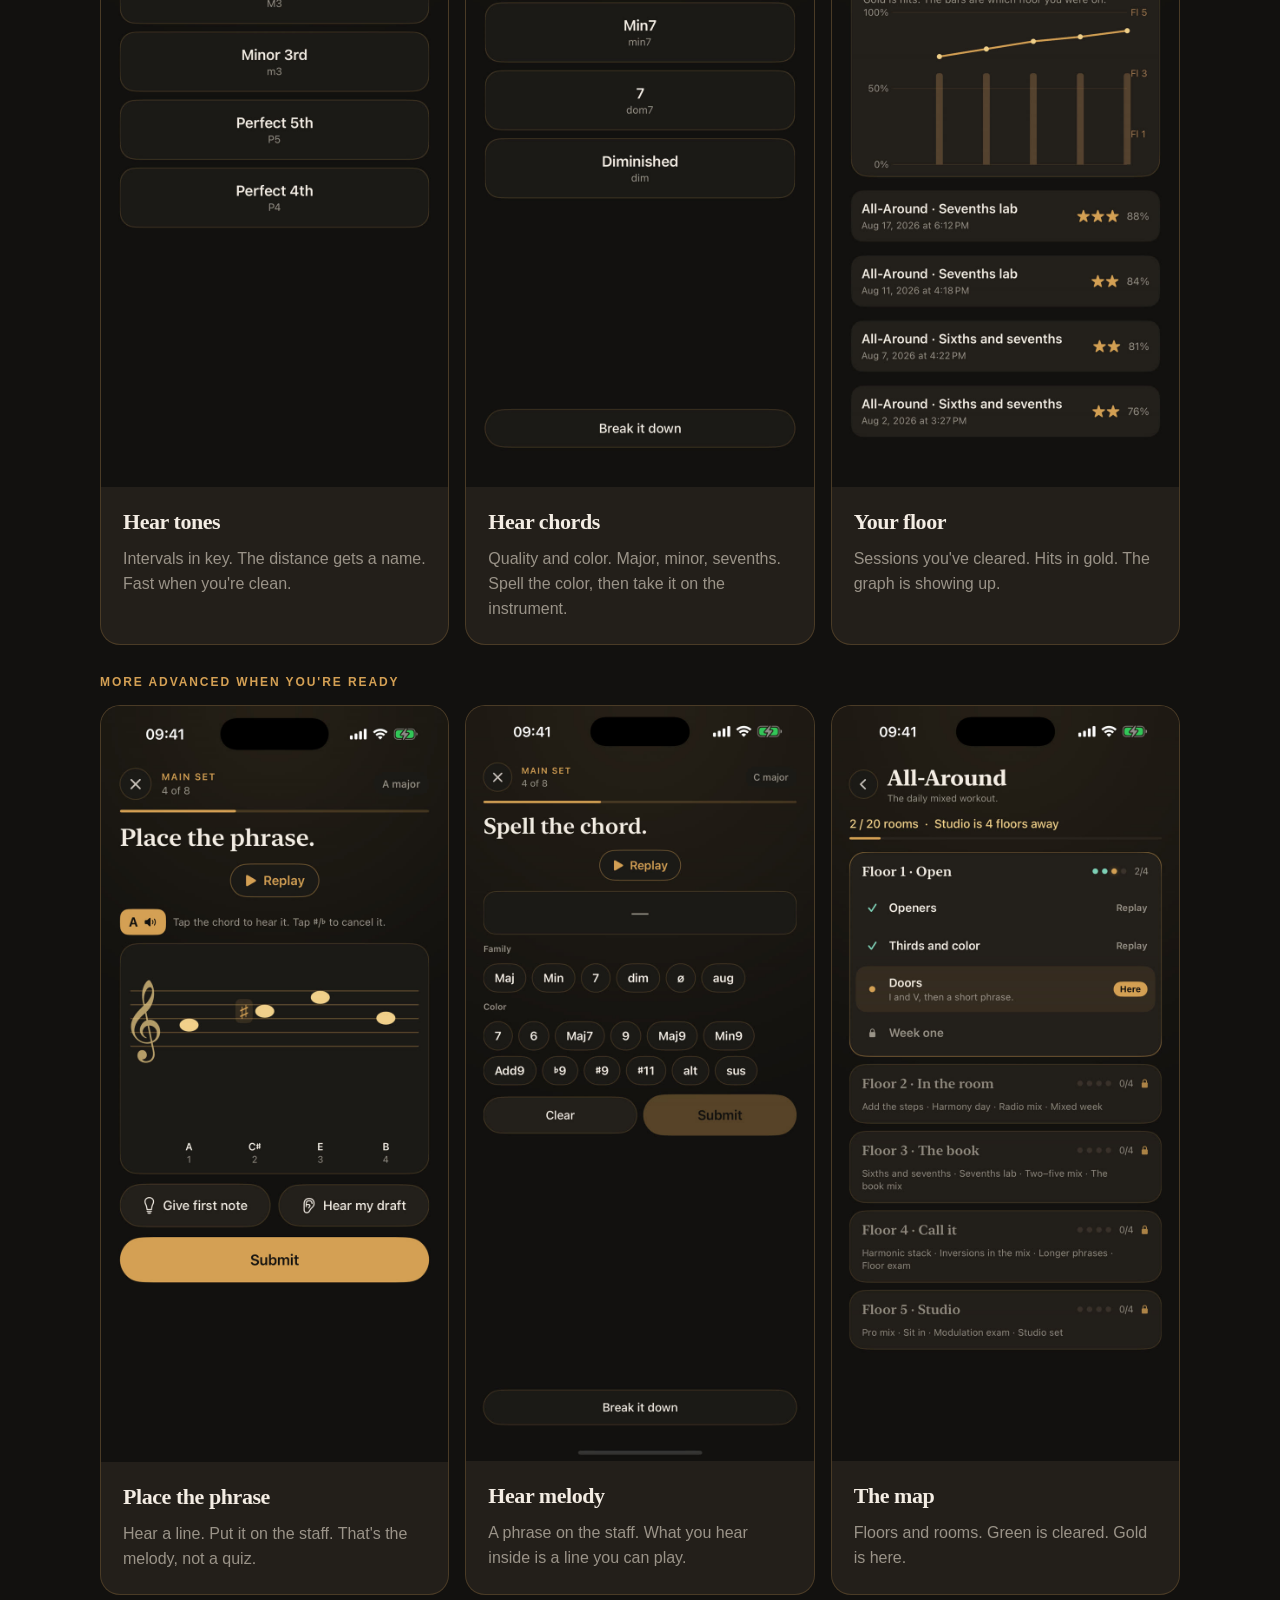
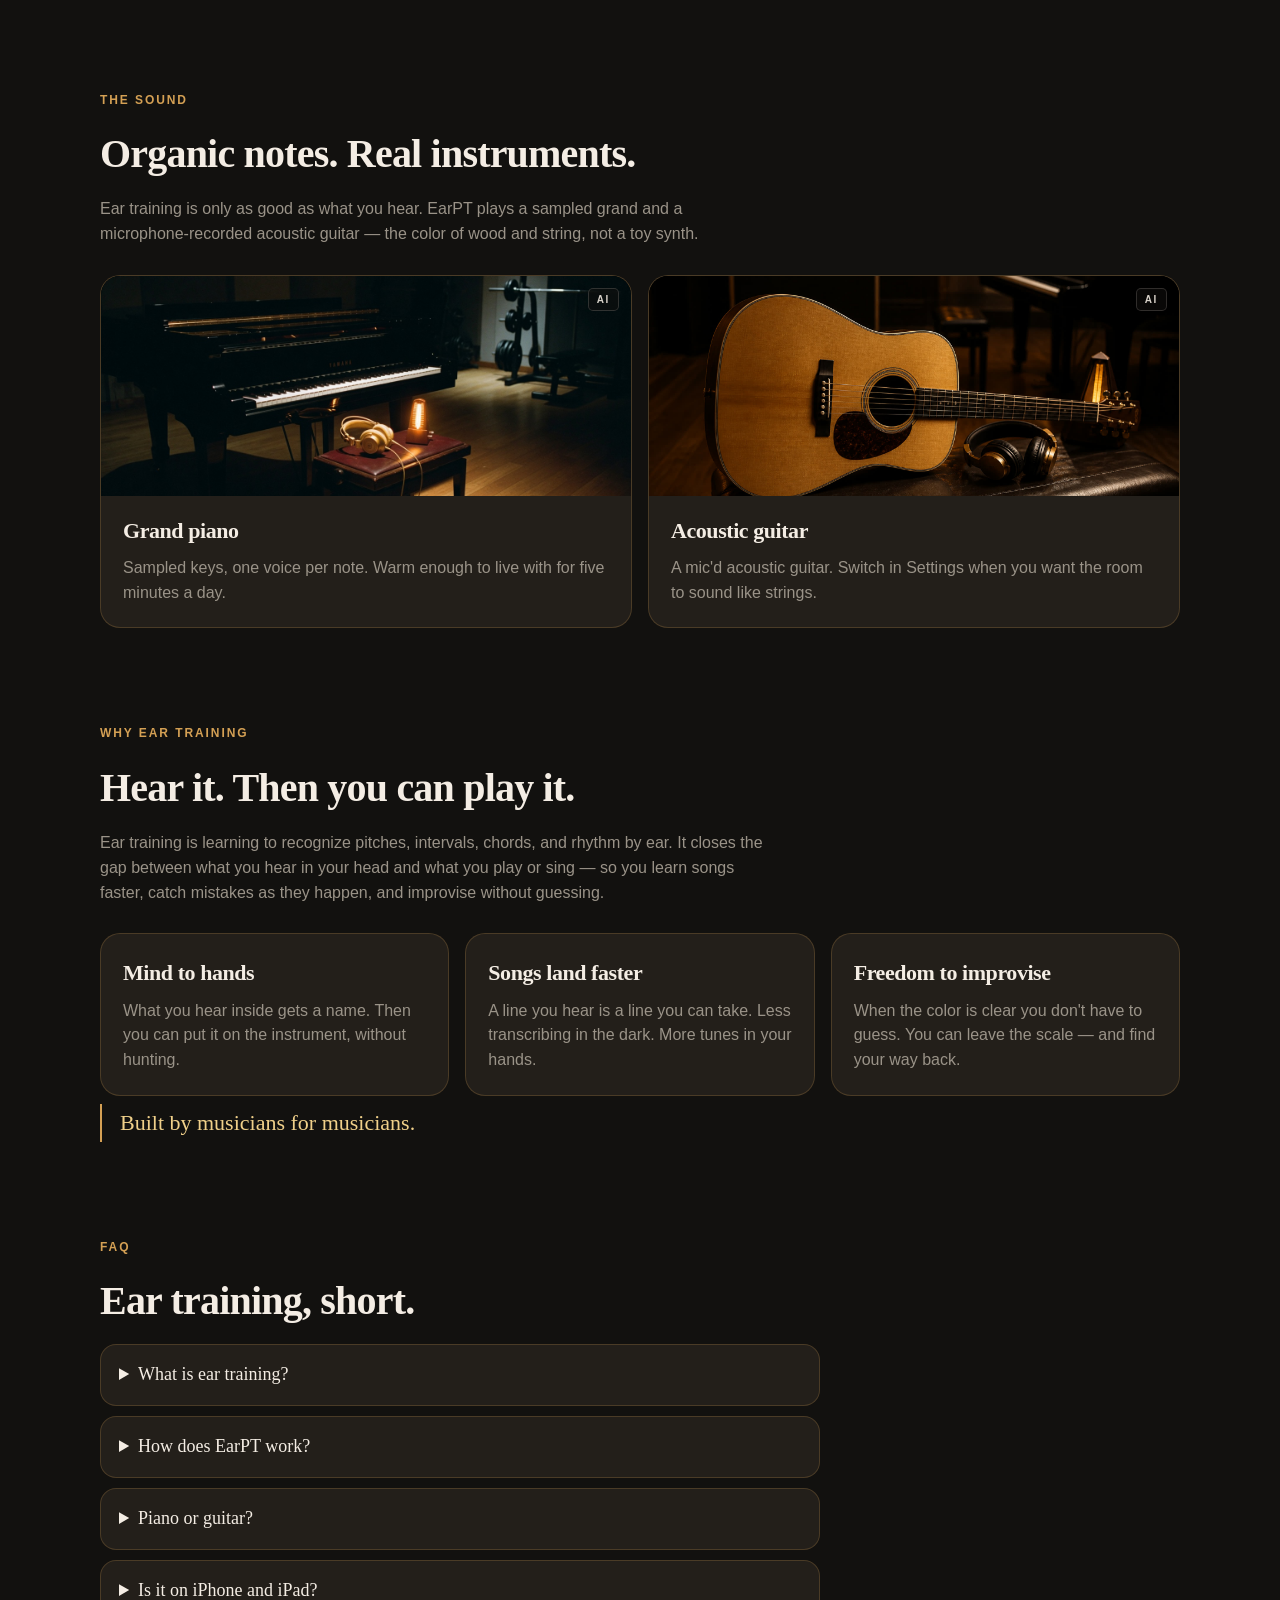
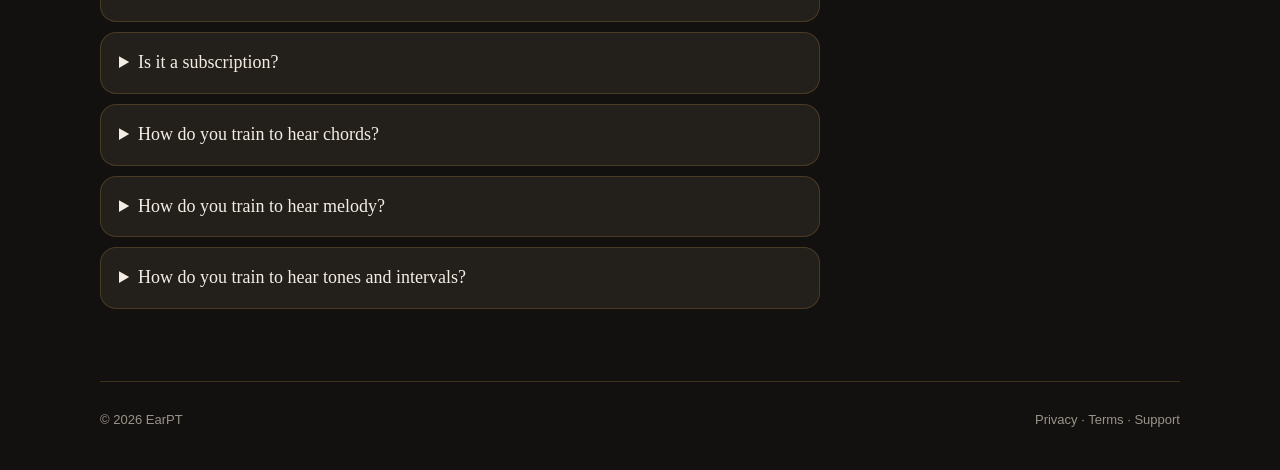
<file: en/index.html>
<!doctype html>
<html lang="en">
<head>
  <meta charset="utf-8" />
  <title>EarPT</title>
  <link rel="canonical" href="https://earpt.com/" />
  <meta http-equiv="refresh" content="0;url=/" />
  <script>location.replace('/');</script>
</head>
<body>
  <p><a href="/">EarPT</a></p>
</body>
</html>
</file>
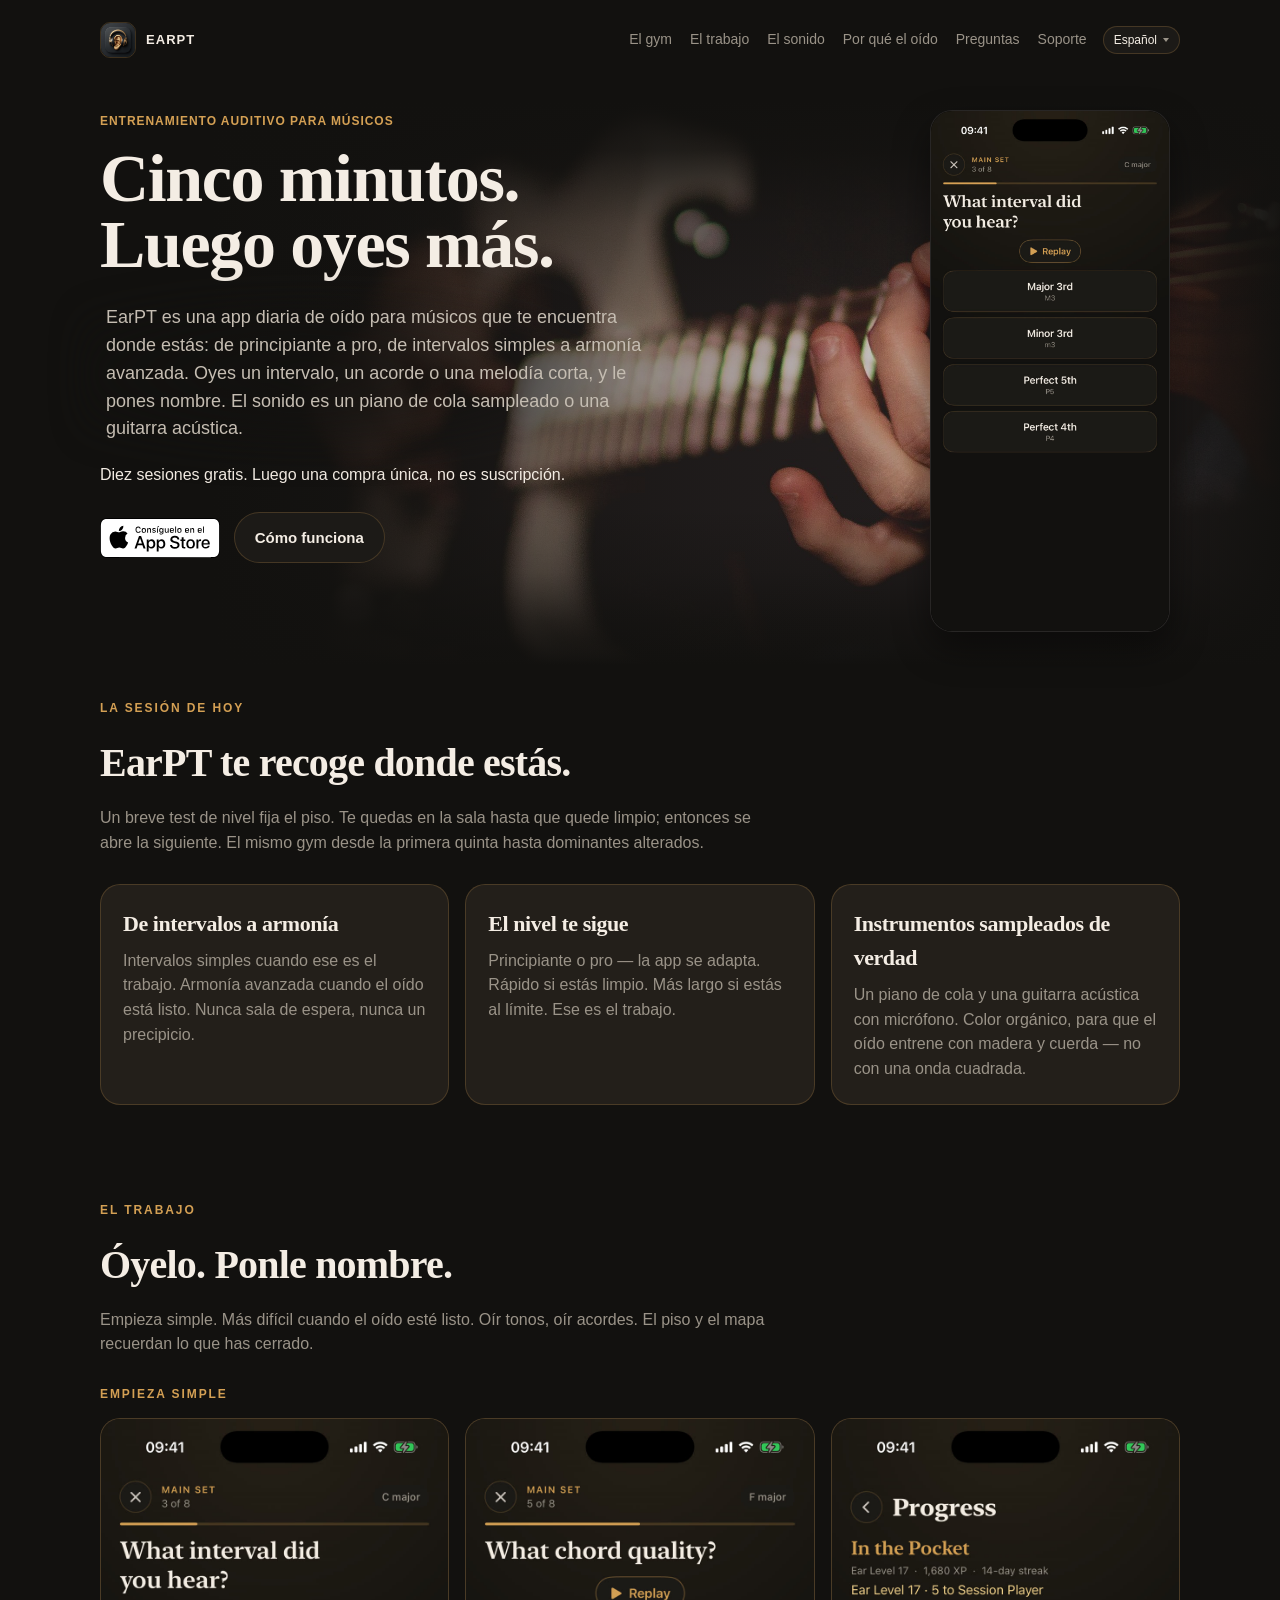
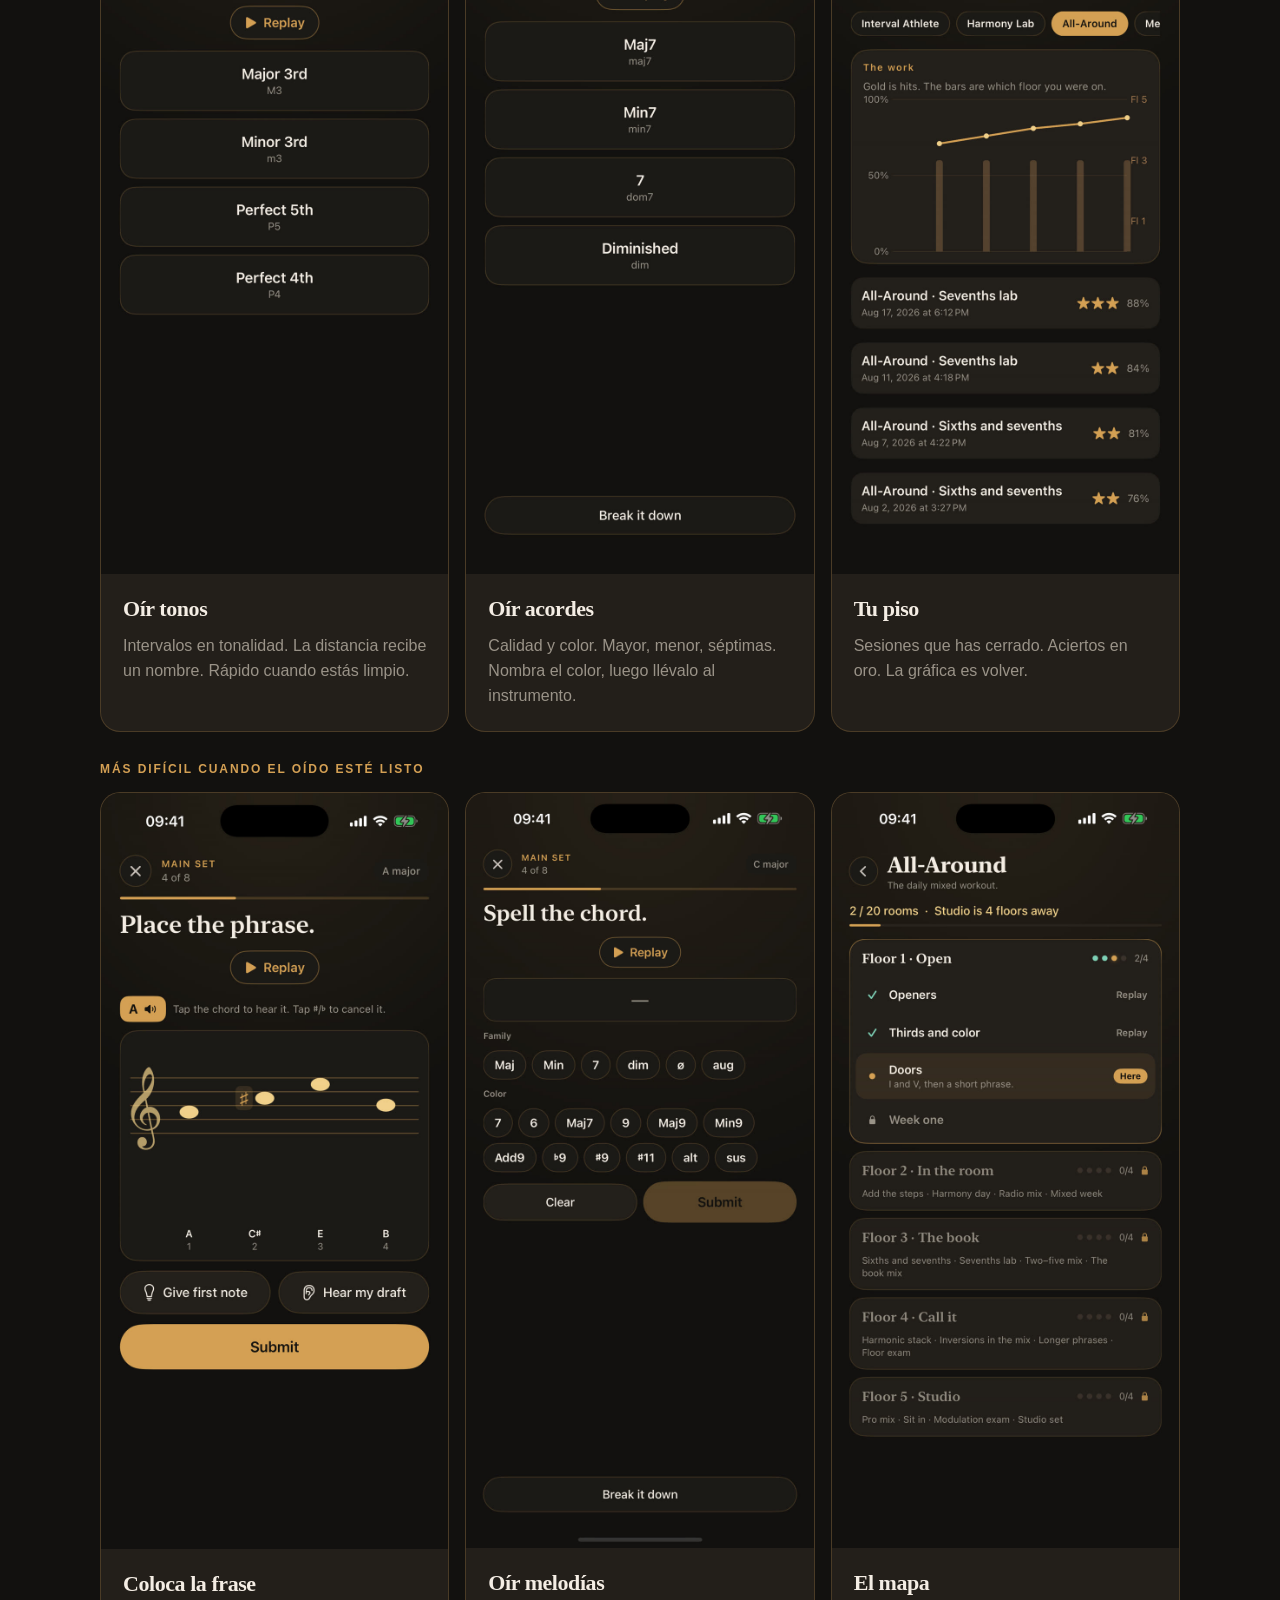
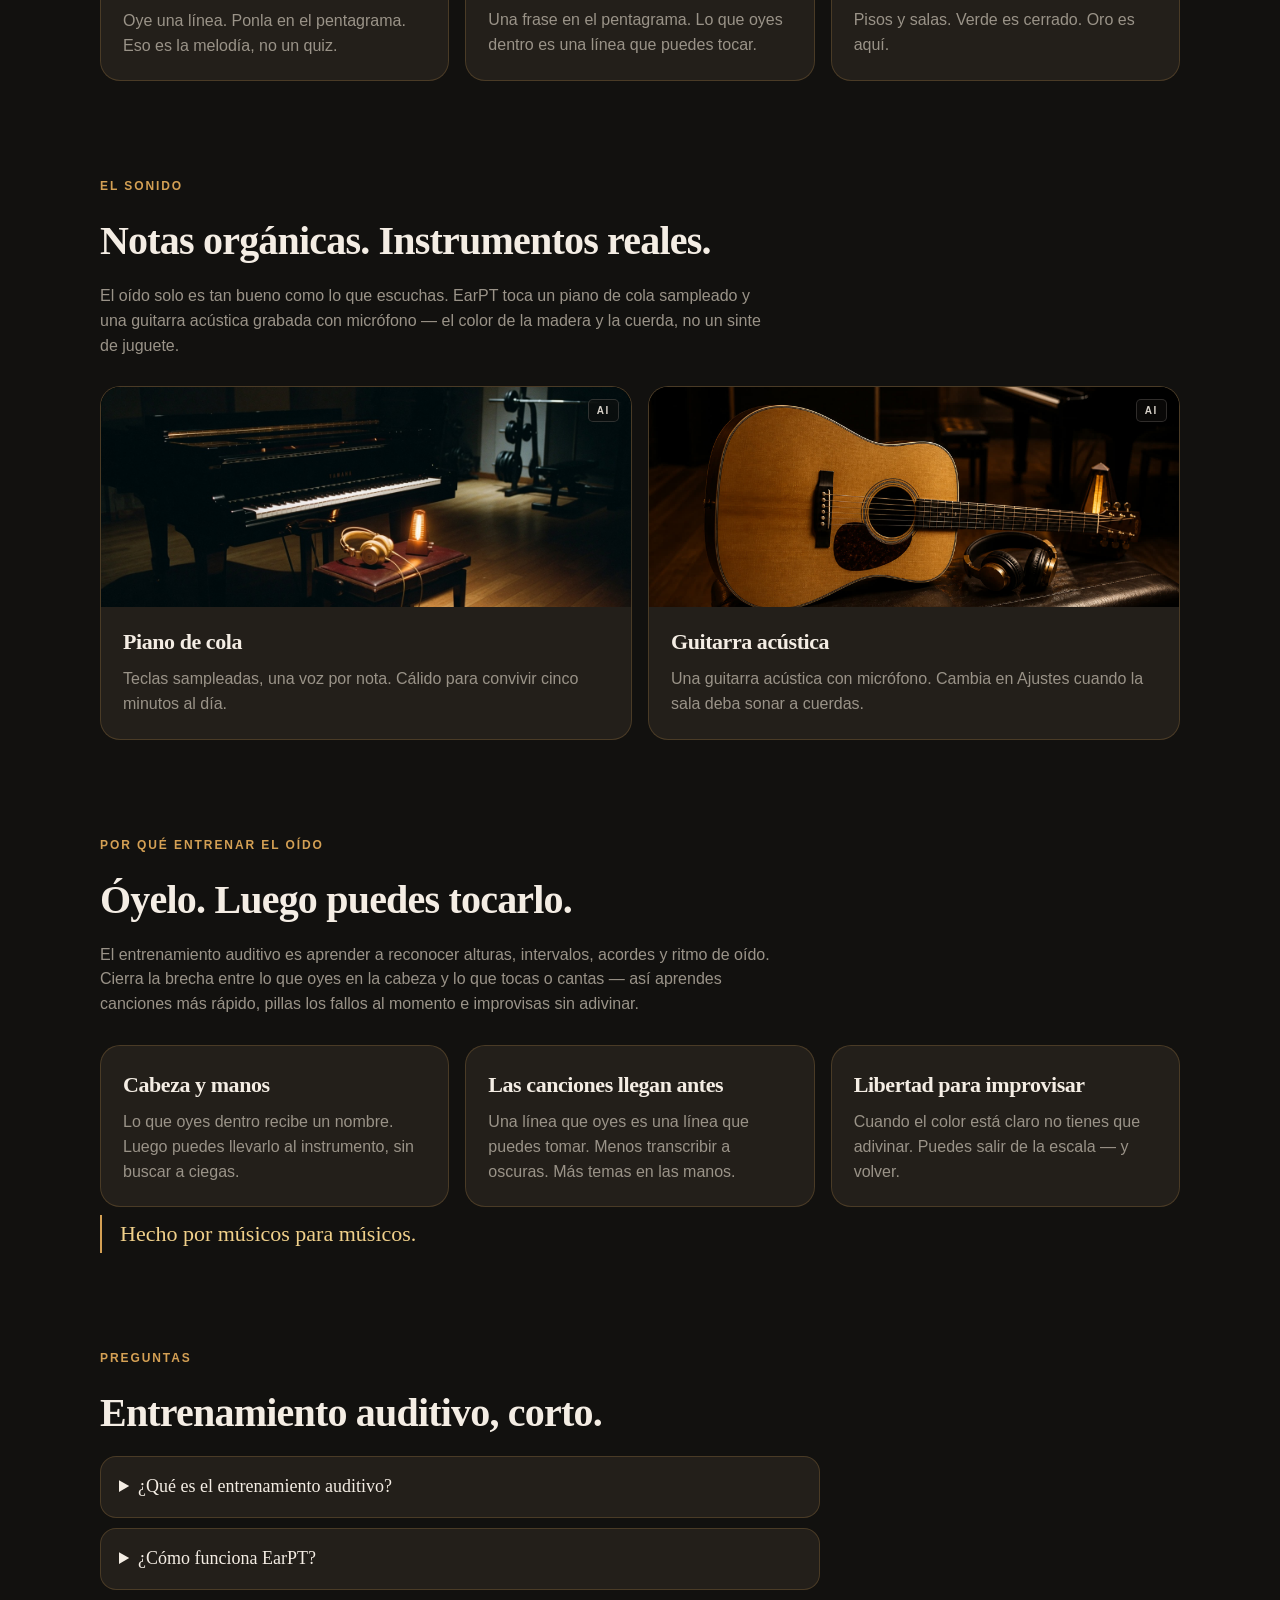
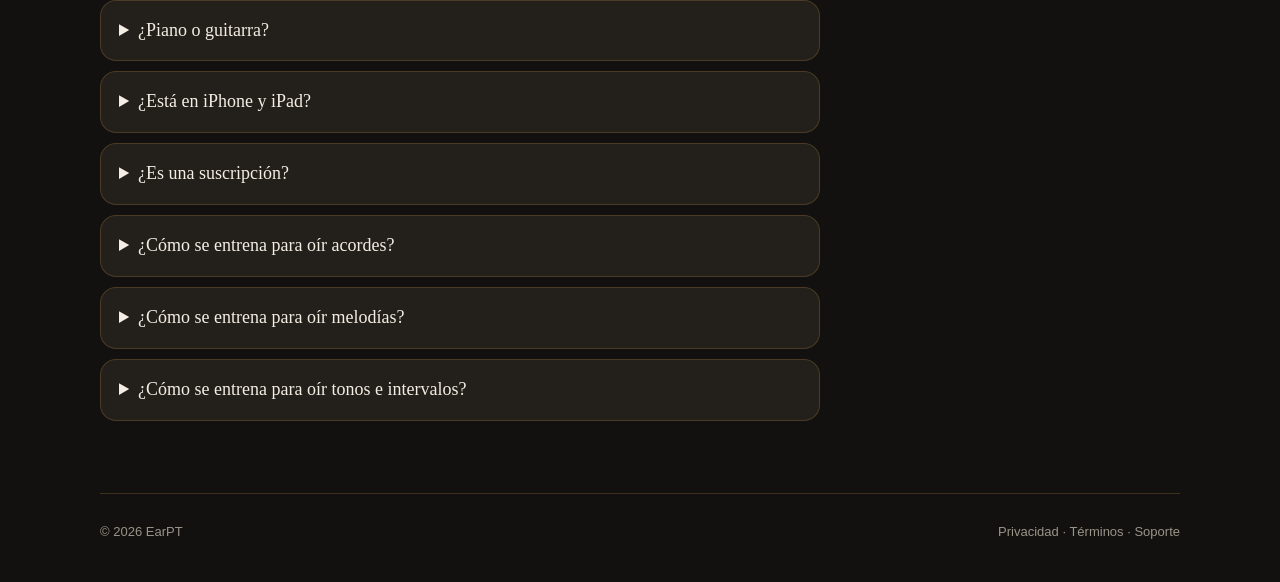
<file: es/index.html>
<!doctype html>
<html lang="es" data-page-lang="es">
<head>
  <meta charset="utf-8" />
  <meta name="viewport" content="width=device-width, initial-scale=1" />
  <!-- Google tag (gtag.js) -->
  <script async src="https://www.googletagmanager.com/gtag/js?id=G-J50DV6ZXMS"></script>
  <script>
    window.dataLayer = window.dataLayer || [];
    function gtag(){dataLayer.push(arguments);}
    gtag('js', new Date());
    gtag('config', 'G-J50DV6ZXMS');
  </script>
  <title>EarPT — App de entrenamiento auditivo para músicos</title>
  <meta name="description" content="App de entrenamiento auditivo para iPhone y iPad. Piano y guitarra sampleados. Color orgánico, para que el oído entrene con lo que realmente tocas." />
  <link rel="canonical" href="https://earpt.com/es/" />
  <link rel="alternate" hreflang="en" href="https://earpt.com/" />
  <link rel="alternate" hreflang="sv" href="https://earpt.com/sv/" />
  <link rel="alternate" hreflang="de" href="https://earpt.com/de/" />
  <link rel="alternate" hreflang="es" href="https://earpt.com/es/" />
  <link rel="alternate" hreflang="fr" href="https://earpt.com/fr/" />
  <link rel="alternate" hreflang="x-default" href="https://earpt.com/" />
  <meta property="og:type" content="website" />
  <meta property="og:site_name" content="EarPT" />
  <meta property="og:locale" content="es_ES" />
  <meta property="og:title" content="EarPT — App de entrenamiento auditivo para músicos" />
  <meta property="og:description" content="App de entrenamiento auditivo para iPhone y iPad. Piano y guitarra sampleados. Color orgánico, para que el oído entrene con lo que realmente tocas." />
  <meta property="og:url" content="https://earpt.com/es/" />
  <meta property="og:image" content="https://earpt.com/assets/og.jpg" />
  <meta property="og:image:width" content="1200" />
  <meta property="og:image:height" content="630" />
  <meta name="twitter:card" content="summary_large_image" />
  <meta name="twitter:title" content="EarPT — App de entrenamiento auditivo para músicos" />
  <meta name="twitter:description" content="App de entrenamiento auditivo para iPhone y iPad. Piano y guitarra sampleados. Color orgánico, para que el oído entrene con lo que realmente tocas." />
  <meta name="twitter:image" content="https://earpt.com/assets/og.jpg" />
  <meta name="theme-color" content="#12110f" />
  <meta name="apple-itunes-app" content="app-id=6805772784" />
  <link rel="apple-touch-icon" href="/assets/icon.jpg" />
  <link rel="icon" href="/assets/icon.jpg" />
  <link rel="stylesheet" href="/css/site.css?v=28" />
  <script type="application/ld+json">
  {
    "@context": "https://schema.org",
    "@graph": [
      {
        "@type": "SoftwareApplication",
        "name": "EarPT",
        "applicationCategory": "MusicApplication",
        "operatingSystem": "iOS",
        "url": "https://earpt.com/es/",
        "description": "App de entrenamiento auditivo para iPhone y iPad. Piano y guitarra sampleados. Color orgánico, para que el oído entrene con lo que realmente tocas.",
        "offers": {
          "@type": "Offer",
          "price": "0",
          "priceCurrency": "USD"
        }
      },
      {
        "@type": "FAQPage",
        "mainEntity": [
          {
            "@type": "Question",
            "name": "¿Qué es el entrenamiento auditivo?",
            "acceptedAnswer": {
              "@type": "Answer",
              "text": "El entrenamiento auditivo es aprender a reconocer alturas, intervalos, acordes y ritmo de oído. Cierra la brecha entre lo que oyes en la cabeza y lo que tocas o cantas."
            }
          },
          {
            "@type": "Question",
            "name": "¿Cómo funciona EarPT?",
            "acceptedAnswer": {
              "@type": "Answer",
              "text": "Abre la app. Haz una sesión, o dos. Un breve test de nivel fija el piso. Te quedas en la sala hasta que quede limpio. Cinco minutos, la mayoría de los días."
            }
          },
          {
            "@type": "Question",
            "name": "¿Piano o guitarra?",
            "acceptedAnswer": {
              "@type": "Answer",
              "text": "Un piano de cola sampleado y una guitarra acústica con micrófono. Color orgánico — madera y cuerda, no un sinte de juguete. Cambia en Ajustes."
            }
          },
          {
            "@type": "Question",
            "name": "¿Está en iPhone y iPad?",
            "acceptedAnswer": {
              "@type": "Answer",
              "text": "Sí. iPhone y iPad. Descárgala en el App Store."
            }
          },
          {
            "@type": "Question",
            "name": "¿Es una suscripción?",
            "acceptedAnswer": {
              "@type": "Answer",
              "text": "No. Diez sesiones son gratis. Luego una compra única que desbloquea el resto. No es una suscripción."
            }
          },
          {
            "@type": "Question",
            "name": "¿Cómo se entrena para oír acordes?",
            "acceptedAnswer": {
              "@type": "Answer",
              "text": "Escucha un voicing, nombra la calidad, vuelve mañana. EarPT te deja en la sala hasta que quede limpio — mayor, menor, séptimas, luego más color."
            }
          },
          {
            "@type": "Question",
            "name": "¿Cómo se entrena para oír melodías?",
            "acceptedAnswer": {
              "@type": "Answer",
              "text": "Una frase corta. La oyes, luego la colocas. Cinco minutos, la mayoría de los días. La línea se queda porque vuelves."
            }
          },
          {
            "@type": "Question",
            "name": "¿Cómo se entrena para oír tonos e intervalos?",
            "acceptedAnswer": {
              "@type": "Answer",
              "text": "Dos notas, en tonalidad. Nombras la distancia. Simple cuando ese es el trabajo. Más amplio y más rápido cuando el oído está listo."
            }
          }
        ]
      }
    ]
  }
  </script>
</head>
<body>
  <div class="topbar">
    <div class="wrap">
    <nav class="nav">
      <a class="brand" href="/es/"><img src="/assets/icon.jpg" alt="" /> EarPT</a>
      <div class="nav-links">
        <a href="#gym" data-i18n="navProduct">El gym</a>
        <a href="#work" data-i18n="navWork">El trabajo</a>
        <a href="#sound" data-i18n="navSound">El sonido</a>
        <a href="#why" data-i18n="navWhy">Por qué el oído</a>
        <a href="#faq" data-i18n="navFaq">Preguntas</a>
        <a href="/support.html" data-i18n="navSupport">Soporte</a>
      </div>
      <div class="lang" data-lang></div>
    </nav>
    </div>
  </div>
  <div class="wrap">
    <header class="hero">
      <div class="hero-photo" role="img" aria-hidden="true"></div>
      <div class="hero-copy">
        <p class="kicker" data-i18n="kicker">Entrenamiento auditivo para músicos</p>
        <h1 data-i18n="heroTitle">Cinco minutos. Luego oyes más.</h1>
        <p class="lede" data-i18n="heroLede">EarPT es una app diaria de oído para músicos que te encuentra donde estás: de principiante a pro, de intervalos simples a armonía avanzada. Oyes un intervalo, un acorde o una melodía corta, y le pones nombre. El sonido es un piano de cola sampleado o una guitarra acústica.</p>
        <p class="offer" data-i18n="ctaStore">Diez sesiones gratis. Luego una compra única, no es suscripción.</p>
        <div class="actions">
          <a class="store-badge" href="https://apps.apple.com/app/id6805772784">
            <img src="/assets/badges/app-store-es.svg" alt="Descargar en el App Store" width="120" height="40" />
          </a>
          <a class="btn btn-ghost" href="#work" data-i18n="ctaWhy">Cómo funciona</a>
        </div>
      </div>
      <figure class="hero-visual">
        <div class="hero-phone">
          <img class="is-active" src="/assets/hear-tones.jpg" width="800" height="1740" alt="App EarPT de entrenamiento auditivo en iPhone: identificación de intervalos en do mayor." fetchpriority="high" />
          <img src="/assets/hear-chords.jpg" width="800" height="1740" alt="EarPT sesión de acordes." />
          <img src="/assets/place-phrase.jpg" width="800" height="1740" alt="EarPT melodía en el pentagrama." />
        </div>
      </figure>
    </header>

    <section class="section" id="gym">
      <p class="kicker" data-i18n="todayKicker">La sesión de hoy</p>
      <h2 data-i18n="todayTitle">EarPT te recoge donde estás.</h2>
      <p class="sub" data-i18n="todayLede">Un breve test de nivel fija el piso. Te quedas en la sala hasta que quede limpio; entonces se abre la siguiente. El mismo gym desde la primera quinta hasta dominantes alterados.</p>
      <div class="grid-3">
        <article class="card">
          <h3 data-i18n="card1t">De intervalos a armonía</h3>
          <p data-i18n="card1p">Intervalos simples cuando ese es el trabajo. Armonía avanzada cuando el oído está listo. Nunca sala de espera, nunca un precipicio.</p>
        </article>
        <article class="card">
          <h3 data-i18n="card2t">El nivel te sigue</h3>
          <p data-i18n="card2p">Principiante o pro — la app se adapta. Rápido si estás limpio. Más largo si estás al límite. Ese es el trabajo.</p>
        </article>
        <article class="card">
          <h3 data-i18n="card3t">Instrumentos sampleados de verdad</h3>
          <p data-i18n="card3p">Un piano de cola y una guitarra acústica con micrófono. Color orgánico, para que el oído entrene con madera y cuerda — no con una onda cuadrada.</p>
        </article>
      </div>
    </section>

        <section class="section" id="work">
      <p class="kicker" data-i18n="workKicker">El trabajo</p>
      <h2 data-i18n="workTitle">Óyelo. Ponle nombre.</h2>
      <p class="sub" data-i18n="workLede">Empieza simple. Más difícil cuando el oído esté listo. Oír tonos, oír acordes. El piso y el mapa recuerdan lo que has cerrado.</p>
      <p class="kicker work-split" data-i18n="workSimple">Empieza simple</p>
      <div class="shots">
        <article class="shot">
          <img src="/assets/hear-tones.jpg" width="800" height="1740" alt="EarPT sesión de intervalos. Oír tonos y nombrar el intervalo." />
          <div class="shot-body">
            <h3 data-i18n="work1t">Oír tonos</h3>
            <p data-i18n="work1p">Intervalos en tonalidad. La distancia recibe un nombre. Rápido cuando estás limpio.</p>
          </div>
        </article>
        <article class="shot">
          <img src="/assets/hear-chords.jpg" width="800" height="1740" alt="EarPT sesión de acordes. Oír acordes y nombrar la calidad." />
          <div class="shot-body">
            <h3 data-i18n="work2t">Oír acordes</h3>
            <p data-i18n="work2p">Calidad y color. Mayor, menor, séptimas. Nombra el color, luego llévalo al instrumento.</p>
          </div>
        </article>
        <article class="shot">
          <img src="/assets/progress.jpg" width="800" height="1740" alt="EarPT progreso. Sesiones cerradas, aciertos en oro, el piso en el que estás." />
          <div class="shot-body">
            <h3 data-i18n="workProgt">Tu piso</h3>
            <p data-i18n="workProgp">Sesiones que has cerrado. Aciertos en oro. La gráfica es volver.</p>
          </div>
        </article>
      </div>
      <p class="kicker work-split" data-i18n="workReady">Más difícil cuando el oído esté listo</p>
      <div class="shots">
        <article class="shot">
          <img src="/assets/place-phrase.jpg" width="800" height="1740" alt="EarPT colocar la frase. Oye una melodía y pon las notas en el pentagrama." />
          <div class="shot-body">
            <h3 data-i18n="workStafft">Coloca la frase</h3>
            <p data-i18n="workStaffp">Oye una línea. Ponla en el pentagrama. Eso es la melodía, no un quiz.</p>
          </div>
        </article>
        <article class="shot">
          <img src="/assets/hear-melody.jpg" width="800" height="1740" alt="EarPT sesión de melodía. Oír una frase y ponerla en el pentagrama." />
          <div class="shot-body">
            <h3 data-i18n="work3t">Oír melodías</h3>
            <p data-i18n="work3p">Una frase en el pentagrama. Lo que oyes dentro es una línea que puedes tocar.</p>
          </div>
        </article>
        <article class="shot">
          <img src="/assets/gym-map.jpg" width="800" height="1738" alt="EarPT mapa del gym. Pisos y salas. Verde es cerrado. Oro es aquí." />
          <div class="shot-body">
            <h3 data-i18n="workMapt">El mapa</h3>
            <p data-i18n="workMapp">Pisos y salas. Verde es cerrado. Oro es aquí.</p>
          </div>
        </article>
      </div>
    </section>

    <section class="section" id="sound">
      <p class="kicker" data-i18n="soundKicker">El sonido</p>
      <h2 data-i18n="soundTitle">Notas orgánicas. Instrumentos reales.</h2>
      <p class="sub" data-i18n="soundLede">El oído solo es tan bueno como lo que escuchas. EarPT toca un piano de cola sampleado y una guitarra acústica grabada con micrófono — el color de la madera y la cuerda, no un sinte de juguete.</p>
      <div class="grid-2">
        <article class="card card-photo">
          <div class="card-art" style="background-image:url('/assets/studio.jpg')" role="img" aria-label="Imagen generada con IA. Piano de cola en un estudio oscuro">
            <span class="ai-mark" aria-hidden="true">AI</span>
          </div>
          <div class="card-body">
            <h3 data-i18n="sound1t">Piano de cola</h3>
            <p data-i18n="sound1p">Teclas sampleadas, una voz por nota. Cálido para convivir cinco minutos al día.</p>
          </div>
        </article>
        <article class="card card-photo">
          <div class="card-art" style="background-image:url('/assets/studio-guitar.jpg')" role="img" aria-label="Imagen generada con IA. Guitarra acústica en un estudio">
            <span class="ai-mark" aria-hidden="true">AI</span>
          </div>
          <div class="card-body">
            <h3 data-i18n="sound2t">Guitarra acústica</h3>
            <p data-i18n="sound2p">Una guitarra acústica con micrófono. Cambia en Ajustes cuando la sala deba sonar a cuerdas.</p>
          </div>
        </article>
      </div>
    </section>

    <section class="section" id="why">
      <p class="kicker" data-i18n="whyKicker">Por qué entrenar el oído</p>
      <h2 data-i18n="whyTitle">Óyelo. Luego puedes tocarlo.</h2>
      <p class="sub" data-i18n="whyLede">El entrenamiento auditivo es aprender a reconocer alturas, intervalos, acordes y ritmo de oído. Cierra la brecha entre lo que oyes en la cabeza y lo que tocas o cantas — así aprendes canciones más rápido, pillas los fallos al momento e improvisas sin adivinar.</p>
      <div class="grid-3">
        <article class="card">
          <h3 data-i18n="w1t">Cabeza y manos</h3>
          <p data-i18n="w1p">Lo que oyes dentro recibe un nombre. Luego puedes llevarlo al instrumento, sin buscar a ciegas.</p>
        </article>
        <article class="card">
          <h3 data-i18n="w2t">Las canciones llegan antes</h3>
          <p data-i18n="w2p">Una línea que oyes es una línea que puedes tomar. Menos transcribir a oscuras. Más temas en las manos.</p>
        </article>
        <article class="card">
          <h3 data-i18n="w3t">Libertad para improvisar</h3>
          <p data-i18n="w3p">Cuando el color está claro no tienes que adivinar. Puedes salir de la escala — y volver.</p>
        </article>
      </div>
      <p class="quote" data-i18n="quote">Hecho por músicos para músicos.</p>
    </section>

    <section class="section" id="faq">
      <p class="kicker" data-i18n="faqKicker">Preguntas</p>
      <h2 data-i18n="faqTitle">Entrenamiento auditivo, corto.</h2>
      <div class="faq">
        <details>
          <summary data-i18n="faq1q">¿Qué es el entrenamiento auditivo?</summary>
          <p data-i18n="faq1a">El entrenamiento auditivo es aprender a reconocer alturas, intervalos, acordes y ritmo de oído. Cierra la brecha entre lo que oyes en la cabeza y lo que tocas o cantas.</p>
        </details>
        <details>
          <summary data-i18n="faq2q">¿Cómo funciona EarPT?</summary>
          <p data-i18n="faq2a">Abre la app. Haz una sesión, o dos. Un breve test de nivel fija el piso. Te quedas en la sala hasta que quede limpio. Cinco minutos, la mayoría de los días.</p>
        </details>
        <details>
          <summary data-i18n="faq3q">¿Piano o guitarra?</summary>
          <p data-i18n="faq3a">Un piano de cola sampleado y una guitarra acústica con micrófono. Color orgánico — madera y cuerda, no un sinte de juguete. Cambia en Ajustes.</p>
        </details>
        <details>
          <summary data-i18n="faq4q">¿Está en iPhone y iPad?</summary>
          <p data-i18n="faq4a">Sí. iPhone y iPad. Descárgala en el App Store.</p>
        </details>
        <details>
          <summary data-i18n="faq5q">¿Es una suscripción?</summary>
          <p data-i18n="faq5a">No. Diez sesiones son gratis. Luego una compra única que desbloquea el resto. No es una suscripción.</p>
        </details>
        <details>
          <summary data-i18n="faq6q">¿Cómo se entrena para oír acordes?</summary>
          <p data-i18n="faq6a">Escucha un voicing, nombra la calidad, vuelve mañana. EarPT te deja en la sala hasta que quede limpio — mayor, menor, séptimas, luego más color.</p>
        </details>
        <details>
          <summary data-i18n="faq7q">¿Cómo se entrena para oír melodías?</summary>
          <p data-i18n="faq7a">Una frase corta. La oyes, luego la colocas. Cinco minutos, la mayoría de los días. La línea se queda porque vuelves.</p>
        </details>
        <details>
          <summary data-i18n="faq8q">¿Cómo se entrena para oír tonos e intervalos?</summary>
          <p data-i18n="faq8a">Dos notas, en tonalidad. Nombras la distancia. Simple cuando ese es el trabajo. Más amplio y más rápido cuando el oído está listo.</p>
        </details>
      </div>
    </section>

    <footer>
      <div>© <span data-year></span> EarPT</div>
      <div>
        <a href="/privacy.html" data-i18n="footLegal">Privacidad</a>
        · <a href="/terms.html" data-i18n="footTerms">Términos</a>
        · <a href="/support.html" data-i18n="footSupport">Soporte</a>
      </div>
    </footer>
  </div>
  <script src="/js/site.js?v=19"></script>
</body>
</html>
</file>
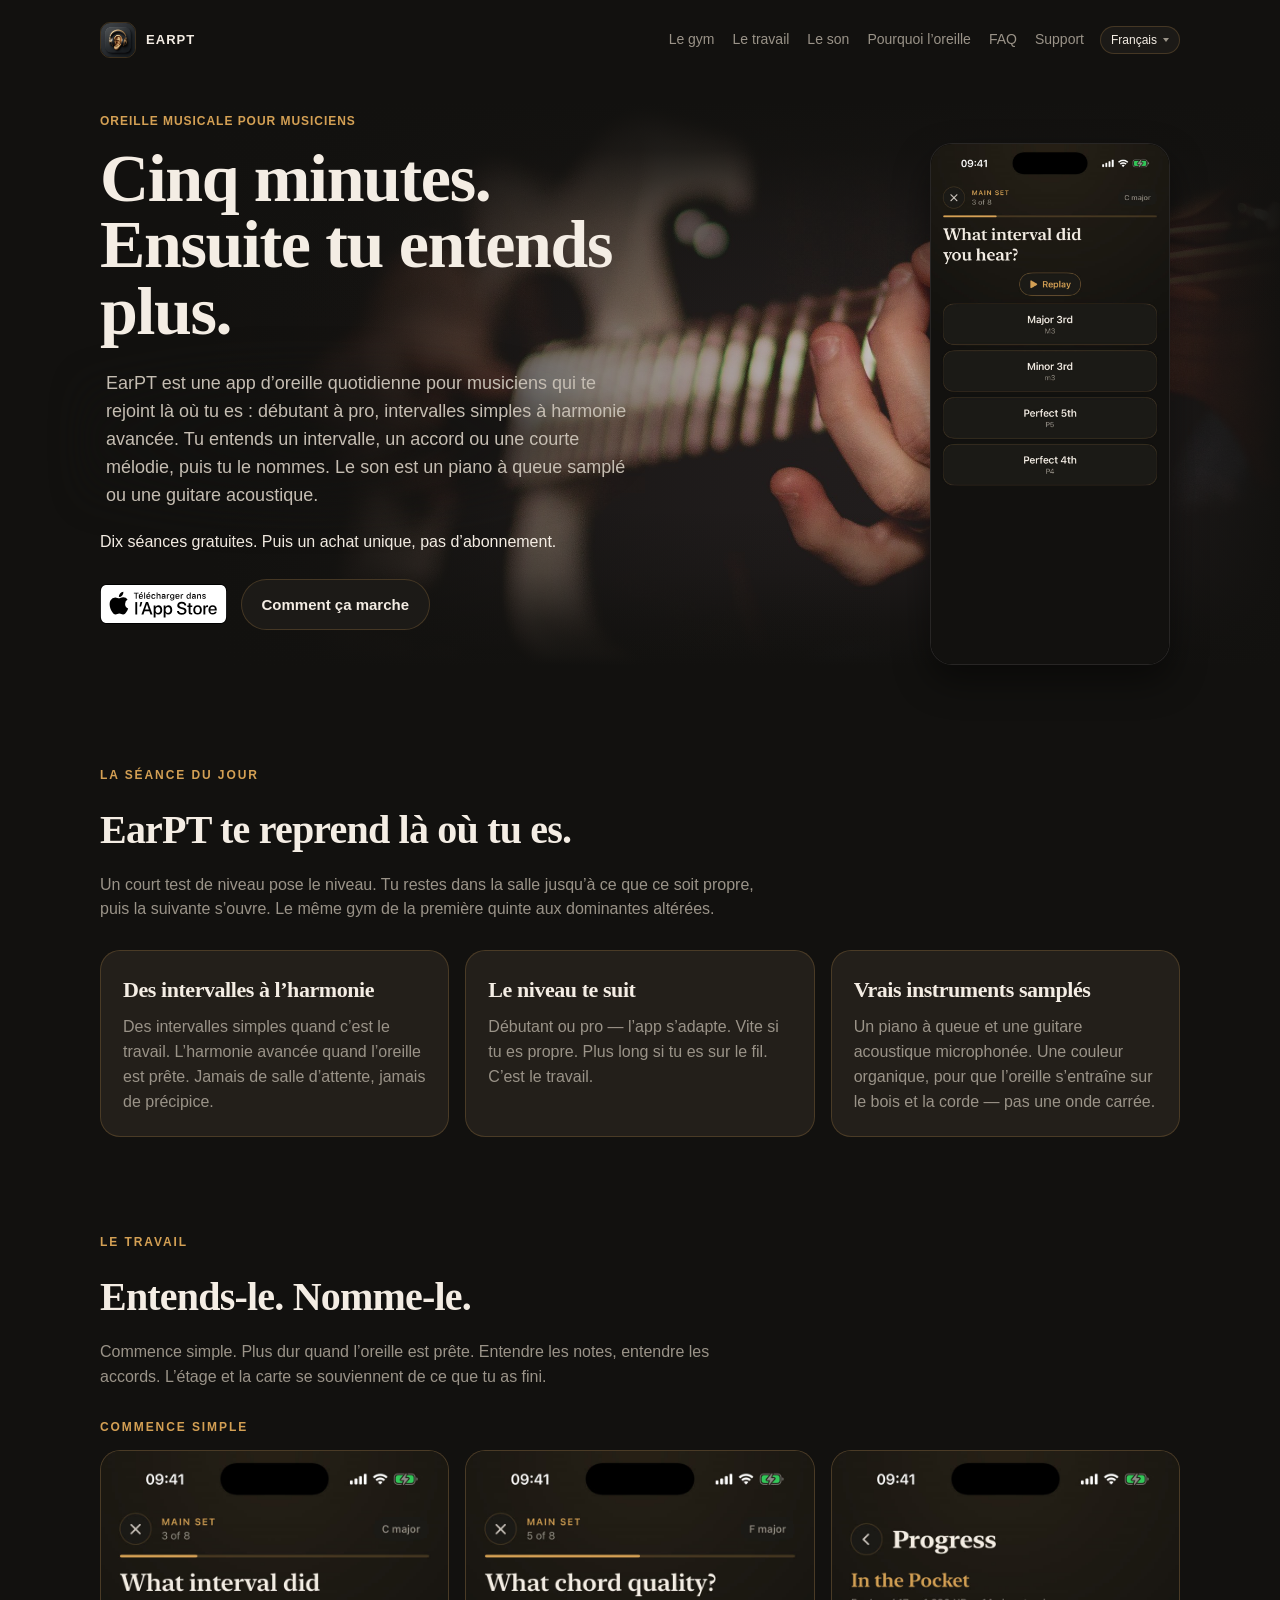
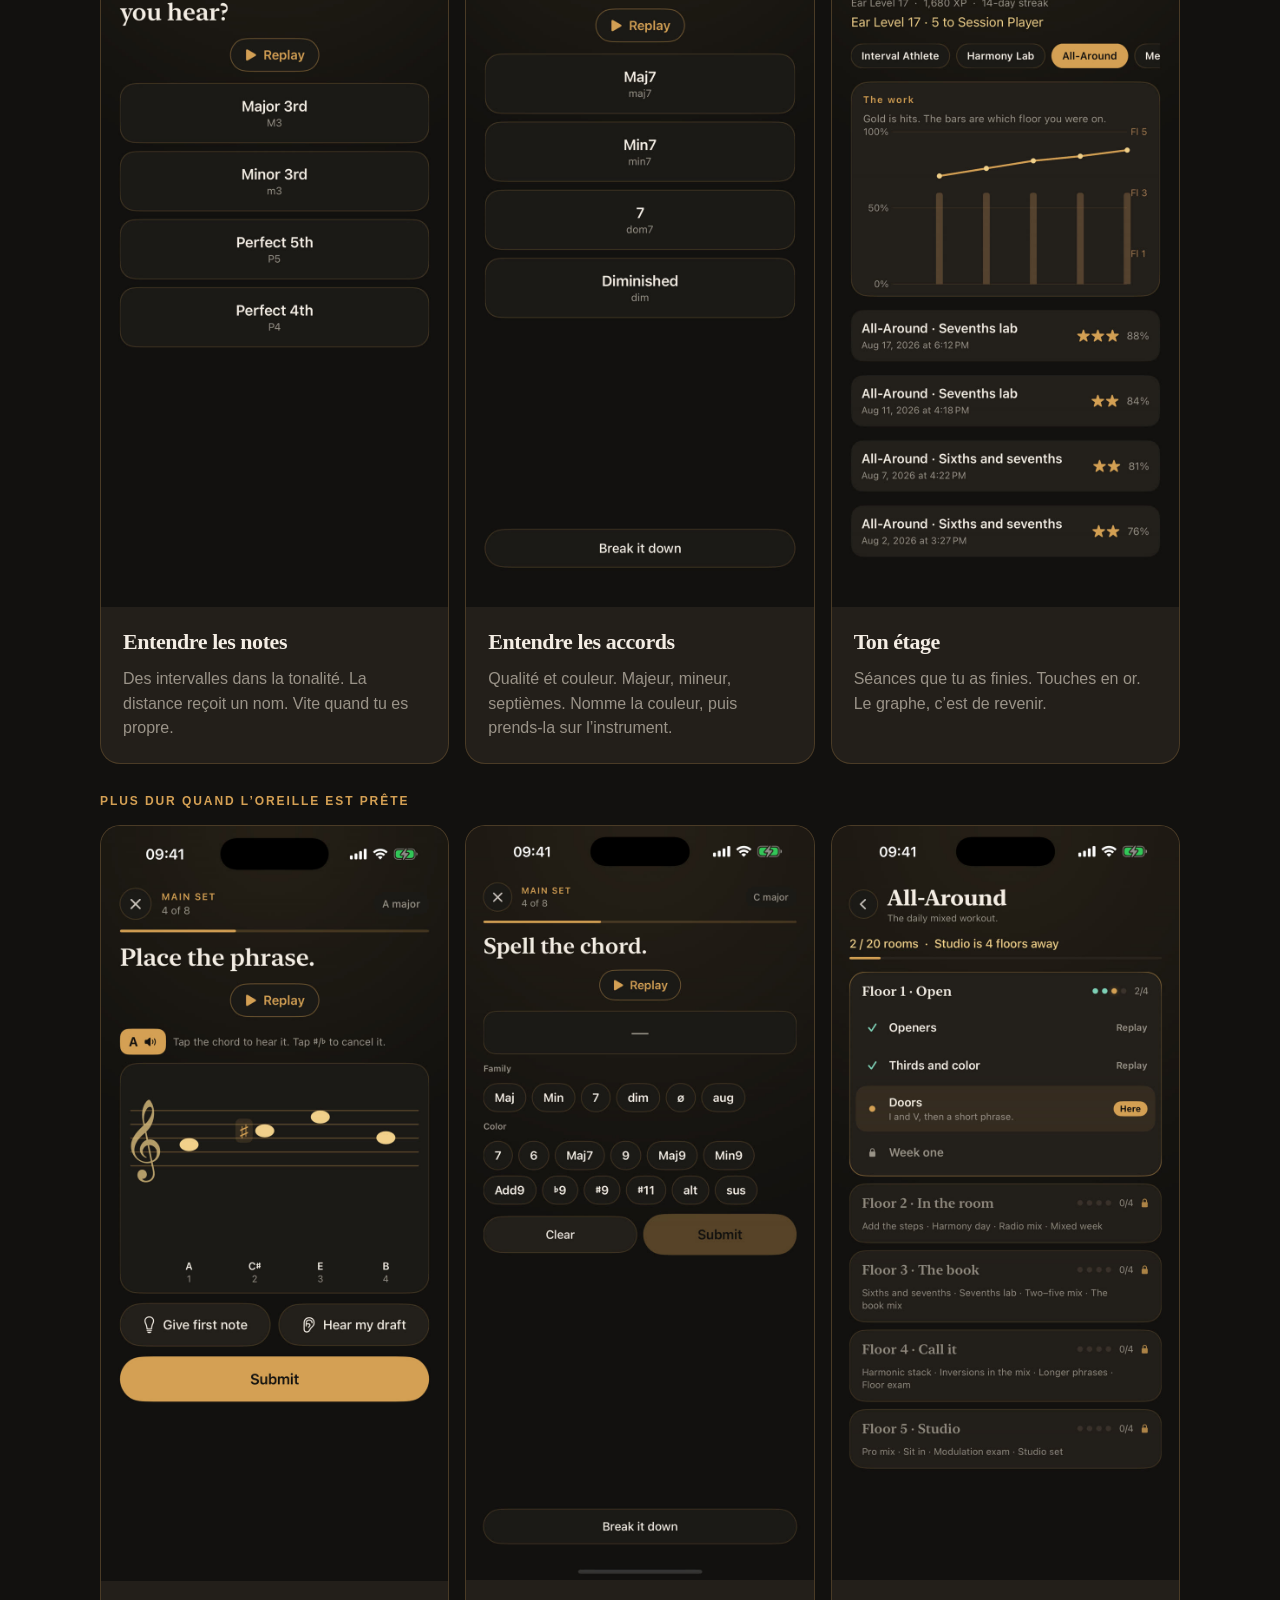
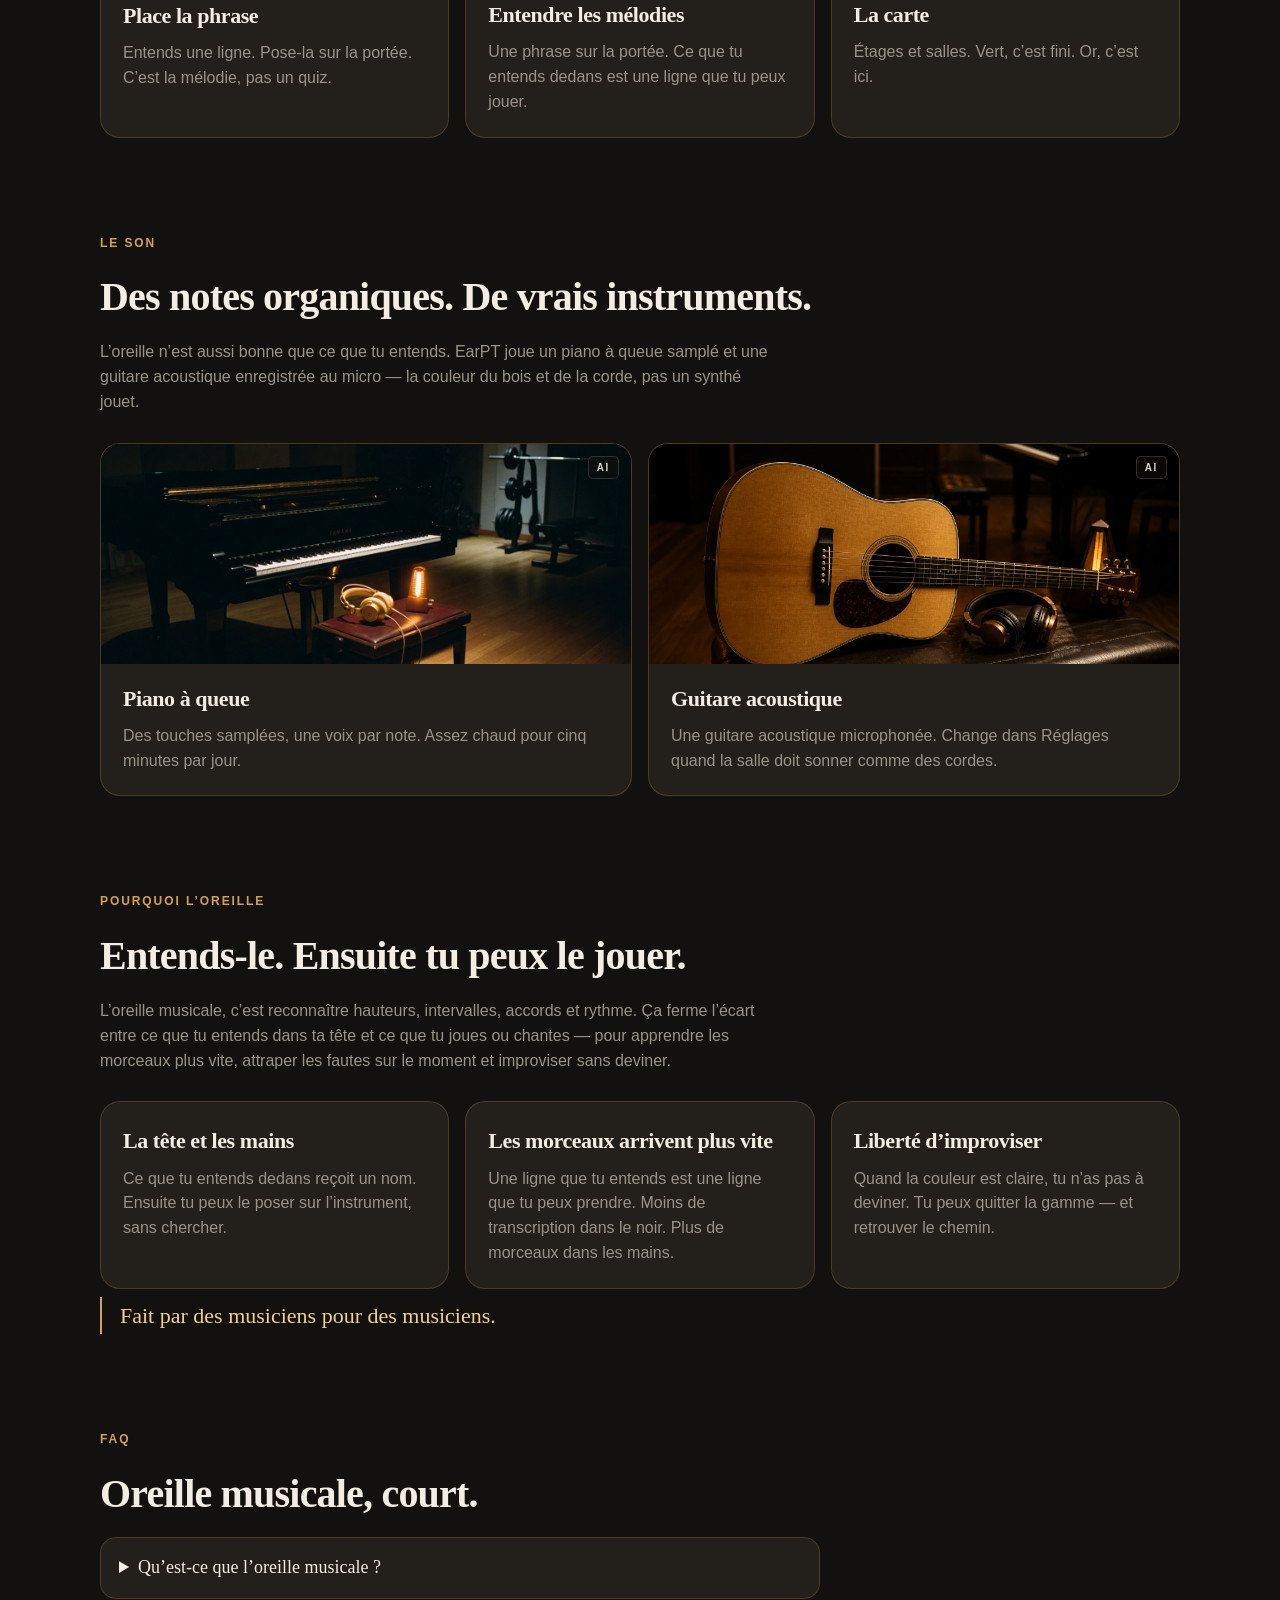
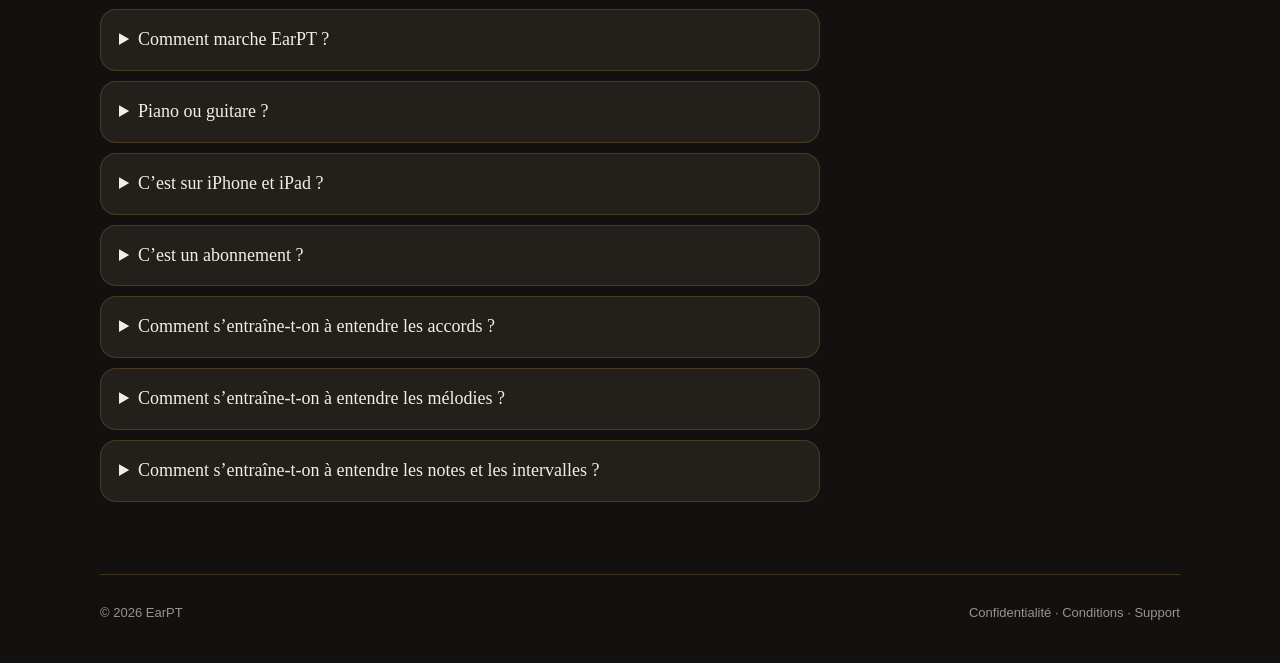
<file: fr/index.html>
<!doctype html>
<html lang="fr" data-page-lang="fr">
<head>
  <meta charset="utf-8" />
  <meta name="viewport" content="width=device-width, initial-scale=1" />
  <!-- Google tag (gtag.js) -->
  <script async src="https://www.googletagmanager.com/gtag/js?id=G-J50DV6ZXMS"></script>
  <script>
    window.dataLayer = window.dataLayer || [];
    function gtag(){dataLayer.push(arguments);}
    gtag('js', new Date());
    gtag('config', 'G-J50DV6ZXMS');
  </script>
  <title>EarPT — App d’oreille musicale pour musiciens</title>
  <meta name="description" content="App d’entraînement d’oreille pour iPhone et iPad. Piano et guitare samplés, pour que l’oreille s’entraîne sur ce que tu joues vraiment." />
  <link rel="canonical" href="https://earpt.com/fr/" />
  <link rel="alternate" hreflang="en" href="https://earpt.com/" />
  <link rel="alternate" hreflang="sv" href="https://earpt.com/sv/" />
  <link rel="alternate" hreflang="de" href="https://earpt.com/de/" />
  <link rel="alternate" hreflang="es" href="https://earpt.com/es/" />
  <link rel="alternate" hreflang="fr" href="https://earpt.com/fr/" />
  <link rel="alternate" hreflang="x-default" href="https://earpt.com/" />
  <meta property="og:type" content="website" />
  <meta property="og:site_name" content="EarPT" />
  <meta property="og:locale" content="fr_FR" />
  <meta property="og:title" content="EarPT — App d’oreille musicale pour musiciens" />
  <meta property="og:description" content="App d’entraînement d’oreille pour iPhone et iPad. Piano et guitare samplés, pour que l’oreille s’entraîne sur ce que tu joues vraiment." />
  <meta property="og:url" content="https://earpt.com/fr/" />
  <meta property="og:image" content="https://earpt.com/assets/og.jpg" />
  <meta property="og:image:width" content="1200" />
  <meta property="og:image:height" content="630" />
  <meta name="twitter:card" content="summary_large_image" />
  <meta name="twitter:title" content="EarPT — App d’oreille musicale pour musiciens" />
  <meta name="twitter:description" content="App d’entraînement d’oreille pour iPhone et iPad. Piano et guitare samplés, pour que l’oreille s’entraîne sur ce que tu joues vraiment." />
  <meta name="twitter:image" content="https://earpt.com/assets/og.jpg" />
  <meta name="theme-color" content="#12110f" />
  <meta name="apple-itunes-app" content="app-id=6805772784" />
  <link rel="apple-touch-icon" href="/assets/icon.jpg" />
  <link rel="icon" href="/assets/icon.jpg" />
  <link rel="stylesheet" href="/css/site.css?v=28" />
  <script type="application/ld+json">
  {
    "@context": "https://schema.org",
    "@graph": [
      {
        "@type": "SoftwareApplication",
        "name": "EarPT",
        "applicationCategory": "MusicApplication",
        "operatingSystem": "iOS",
        "url": "https://earpt.com/fr/",
        "description": "App d’entraînement d’oreille pour iPhone et iPad. Piano et guitare samplés, pour que l’oreille s’entraîne sur ce que tu joues vraiment.",
        "offers": {
          "@type": "Offer",
          "price": "0",
          "priceCurrency": "USD"
        }
      },
      {
        "@type": "FAQPage",
        "mainEntity": [
          {
            "@type": "Question",
            "name": "Qu’est-ce que l’oreille musicale ?",
            "acceptedAnswer": {
              "@type": "Answer",
              "text": "L’oreille musicale, c’est reconnaître hauteurs, intervalles, accords et rythme. Ça ferme l’écart entre ce que tu entends dans ta tête et ce que tu joues ou chantes."
            }
          },
          {
            "@type": "Question",
            "name": "Comment marche EarPT ?",
            "acceptedAnswer": {
              "@type": "Answer",
              "text": "Ouvre l’app. Fais une séance, ou deux. Un court test de niveau pose le niveau. Tu restes dans la salle jusqu’à ce que ce soit propre. Cinq minutes, la plupart des jours."
            }
          },
          {
            "@type": "Question",
            "name": "Piano ou guitare ?",
            "acceptedAnswer": {
              "@type": "Answer",
              "text": "Un piano à queue samplé et une guitare acoustique microphonée. Couleur organique — bois et corde, pas un synthé jouet. Change dans Réglages."
            }
          },
          {
            "@type": "Question",
            "name": "C’est sur iPhone et iPad ?",
            "acceptedAnswer": {
              "@type": "Answer",
              "text": "Oui. iPhone et iPad. Télécharge-la dans l’App Store."
            }
          },
          {
            "@type": "Question",
            "name": "C’est un abonnement ?",
            "acceptedAnswer": {
              "@type": "Answer",
              "text": "Non. Dix séances sont libres. Puis un achat unique qui débloque le reste. Pas un abonnement."
            }
          },
          {
            "@type": "Question",
            "name": "Comment s’entraîne-t-on à entendre les accords ?",
            "acceptedAnswer": {
              "@type": "Answer",
              "text": "Écoute un voicing, nomme la qualité, reviens demain. EarPT te garde dans la salle jusqu’à ce que ce soit propre — majeur, mineur, septièmes, puis plus de couleur."
            }
          },
          {
            "@type": "Question",
            "name": "Comment s’entraîne-t-on à entendre les mélodies ?",
            "acceptedAnswer": {
              "@type": "Answer",
              "text": "Une courte phrase. Tu l’entends, puis tu la places. Cinq minutes, la plupart des jours. La ligne tient parce que tu reviens."
            }
          },
          {
            "@type": "Question",
            "name": "Comment s’entraîne-t-on à entendre les notes et les intervalles ?",
            "acceptedAnswer": {
              "@type": "Answer",
              "text": "Deux notes, dans la tonalité. Tu nommes la distance. Simple quand c’est le travail. Plus large et plus vite quand l’oreille est prête."
            }
          }
        ]
      }
    ]
  }
  </script>
</head>
<body>
  <div class="topbar">
    <div class="wrap">
    <nav class="nav">
      <a class="brand" href="/fr/"><img src="/assets/icon.jpg" alt="" /> EarPT</a>
      <div class="nav-links">
        <a href="#gym" data-i18n="navProduct">Le gym</a>
        <a href="#work" data-i18n="navWork">Le travail</a>
        <a href="#sound" data-i18n="navSound">Le son</a>
        <a href="#why" data-i18n="navWhy">Pourquoi l’oreille</a>
        <a href="#faq" data-i18n="navFaq">FAQ</a>
        <a href="/support.html" data-i18n="navSupport">Support</a>
      </div>
      <div class="lang" data-lang></div>
    </nav>
    </div>
  </div>
  <div class="wrap">
    <header class="hero">
      <div class="hero-photo" role="img" aria-hidden="true"></div>
      <div class="hero-copy">
        <p class="kicker" data-i18n="kicker">Oreille musicale pour musiciens</p>
        <h1 data-i18n="heroTitle">Cinq minutes. Ensuite tu entends plus.</h1>
        <p class="lede" data-i18n="heroLede">EarPT est une app d’oreille quotidienne pour musiciens qui te rejoint là où tu es : débutant à pro, intervalles simples à harmonie avancée. Tu entends un intervalle, un accord ou une courte mélodie, puis tu le nommes. Le son est un piano à queue samplé ou une guitare acoustique.</p>
        <p class="offer" data-i18n="ctaStore">Dix séances gratuites. Puis un achat unique, pas d’abonnement.</p>
        <div class="actions">
          <a class="store-badge" href="https://apps.apple.com/app/id6805772784">
            <img src="/assets/badges/app-store-fr.svg" alt="Télécharger dans l’App Store" width="120" height="40" />
          </a>
          <a class="btn btn-ghost" href="#work" data-i18n="ctaWhy">Comment ça marche</a>
        </div>
      </div>
      <figure class="hero-visual">
        <div class="hero-phone">
          <img class="is-active" src="/assets/hear-tones.jpg" width="800" height="1740" alt="App EarPT d’oreille musicale sur iPhone : identification d’intervalle en do majeur." fetchpriority="high" />
          <img src="/assets/hear-chords.jpg" width="800" height="1740" alt="EarPT séance d’accords." />
          <img src="/assets/place-phrase.jpg" width="800" height="1740" alt="EarPT mélodie sur la portée." />
        </div>
      </figure>
    </header>

    <section class="section" id="gym">
      <p class="kicker" data-i18n="todayKicker">La séance du jour</p>
      <h2 data-i18n="todayTitle">EarPT te reprend là où tu es.</h2>
      <p class="sub" data-i18n="todayLede">Un court test de niveau pose le niveau. Tu restes dans la salle jusqu’à ce que ce soit propre, puis la suivante s’ouvre. Le même gym de la première quinte aux dominantes altérées.</p>
      <div class="grid-3">
        <article class="card">
          <h3 data-i18n="card1t">Des intervalles à l’harmonie</h3>
          <p data-i18n="card1p">Des intervalles simples quand c’est le travail. L’harmonie avancée quand l’oreille est prête. Jamais de salle d’attente, jamais de précipice.</p>
        </article>
        <article class="card">
          <h3 data-i18n="card2t">Le niveau te suit</h3>
          <p data-i18n="card2p">Débutant ou pro — l’app s’adapte. Vite si tu es propre. Plus long si tu es sur le fil. C’est le travail.</p>
        </article>
        <article class="card">
          <h3 data-i18n="card3t">Vrais instruments samplés</h3>
          <p data-i18n="card3p">Un piano à queue et une guitare acoustique microphonée. Une couleur organique, pour que l’oreille s’entraîne sur le bois et la corde — pas une onde carrée.</p>
        </article>
      </div>
    </section>

        <section class="section" id="work">
      <p class="kicker" data-i18n="workKicker">Le travail</p>
      <h2 data-i18n="workTitle">Entends-le. Nomme-le.</h2>
      <p class="sub" data-i18n="workLede">Commence simple. Plus dur quand l’oreille est prête. Entendre les notes, entendre les accords. L’étage et la carte se souviennent de ce que tu as fini.</p>
      <p class="kicker work-split" data-i18n="workSimple">Commence simple</p>
      <div class="shots">
        <article class="shot">
          <img src="/assets/hear-tones.jpg" width="800" height="1740" alt="EarPT séance d’intervalles. Entendre les notes et nommer l’intervalle." />
          <div class="shot-body">
            <h3 data-i18n="work1t">Entendre les notes</h3>
            <p data-i18n="work1p">Des intervalles dans la tonalité. La distance reçoit un nom. Vite quand tu es propre.</p>
          </div>
        </article>
        <article class="shot">
          <img src="/assets/hear-chords.jpg" width="800" height="1740" alt="EarPT séance d’accords. Entendre les accords et nommer la qualité." />
          <div class="shot-body">
            <h3 data-i18n="work2t">Entendre les accords</h3>
            <p data-i18n="work2p">Qualité et couleur. Majeur, mineur, septièmes. Nomme la couleur, puis prends-la sur l’instrument.</p>
          </div>
        </article>
        <article class="shot">
          <img src="/assets/progress.jpg" width="800" height="1740" alt="EarPT progression. Séances terminées, touches en or, l’étage où tu es." />
          <div class="shot-body">
            <h3 data-i18n="workProgt">Ton étage</h3>
            <p data-i18n="workProgp">Séances que tu as finies. Touches en or. Le graphe, c’est de revenir.</p>
          </div>
        </article>
      </div>
      <p class="kicker work-split" data-i18n="workReady">Plus dur quand l’oreille est prête</p>
      <div class="shots">
        <article class="shot">
          <img src="/assets/place-phrase.jpg" width="800" height="1740" alt="EarPT placer la phrase. Entends une mélodie et pose les notes sur la portée." />
          <div class="shot-body">
            <h3 data-i18n="workStafft">Place la phrase</h3>
            <p data-i18n="workStaffp">Entends une ligne. Pose-la sur la portée. C’est la mélodie, pas un quiz.</p>
          </div>
        </article>
        <article class="shot">
          <img src="/assets/hear-melody.jpg" width="800" height="1740" alt="EarPT séance de mélodie. Entendre une phrase et la poser sur la portée." />
          <div class="shot-body">
            <h3 data-i18n="work3t">Entendre les mélodies</h3>
            <p data-i18n="work3p">Une phrase sur la portée. Ce que tu entends dedans est une ligne que tu peux jouer.</p>
          </div>
        </article>
        <article class="shot">
          <img src="/assets/gym-map.jpg" width="800" height="1738" alt="EarPT carte du gym. Étages et salles. Vert, c’est fini. Or, c’est ici." />
          <div class="shot-body">
            <h3 data-i18n="workMapt">La carte</h3>
            <p data-i18n="workMapp">Étages et salles. Vert, c’est fini. Or, c’est ici.</p>
          </div>
        </article>
      </div>
    </section>

    <section class="section" id="sound">
      <p class="kicker" data-i18n="soundKicker">Le son</p>
      <h2 data-i18n="soundTitle">Des notes organiques. De vrais instruments.</h2>
      <p class="sub" data-i18n="soundLede">L’oreille n’est aussi bonne que ce que tu entends. EarPT joue un piano à queue samplé et une guitare acoustique enregistrée au micro — la couleur du bois et de la corde, pas un synthé jouet.</p>
      <div class="grid-2">
        <article class="card card-photo">
          <div class="card-art" style="background-image:url('/assets/studio.jpg')" role="img" aria-label="Image générée par IA. Piano à queue dans un studio sombre">
            <span class="ai-mark" aria-hidden="true">AI</span>
          </div>
          <div class="card-body">
            <h3 data-i18n="sound1t">Piano à queue</h3>
            <p data-i18n="sound1p">Des touches samplées, une voix par note. Assez chaud pour cinq minutes par jour.</p>
          </div>
        </article>
        <article class="card card-photo">
          <div class="card-art" style="background-image:url('/assets/studio-guitar.jpg')" role="img" aria-label="Image générée par IA. Guitare acoustique dans un studio">
            <span class="ai-mark" aria-hidden="true">AI</span>
          </div>
          <div class="card-body">
            <h3 data-i18n="sound2t">Guitare acoustique</h3>
            <p data-i18n="sound2p">Une guitare acoustique microphonée. Change dans Réglages quand la salle doit sonner comme des cordes.</p>
          </div>
        </article>
      </div>
    </section>

    <section class="section" id="why">
      <p class="kicker" data-i18n="whyKicker">Pourquoi l’oreille</p>
      <h2 data-i18n="whyTitle">Entends-le. Ensuite tu peux le jouer.</h2>
      <p class="sub" data-i18n="whyLede">L’oreille musicale, c’est reconnaître hauteurs, intervalles, accords et rythme. Ça ferme l’écart entre ce que tu entends dans ta tête et ce que tu joues ou chantes — pour apprendre les morceaux plus vite, attraper les fautes sur le moment et improviser sans deviner.</p>
      <div class="grid-3">
        <article class="card">
          <h3 data-i18n="w1t">La tête et les mains</h3>
          <p data-i18n="w1p">Ce que tu entends dedans reçoit un nom. Ensuite tu peux le poser sur l’instrument, sans chercher.</p>
        </article>
        <article class="card">
          <h3 data-i18n="w2t">Les morceaux arrivent plus vite</h3>
          <p data-i18n="w2p">Une ligne que tu entends est une ligne que tu peux prendre. Moins de transcription dans le noir. Plus de morceaux dans les mains.</p>
        </article>
        <article class="card">
          <h3 data-i18n="w3t">Liberté d’improviser</h3>
          <p data-i18n="w3p">Quand la couleur est claire, tu n’as pas à deviner. Tu peux quitter la gamme — et retrouver le chemin.</p>
        </article>
      </div>
      <p class="quote" data-i18n="quote">Fait par des musiciens pour des musiciens.</p>
    </section>

    <section class="section" id="faq">
      <p class="kicker" data-i18n="faqKicker">FAQ</p>
      <h2 data-i18n="faqTitle">Oreille musicale, court.</h2>
      <div class="faq">
        <details>
          <summary data-i18n="faq1q">Qu’est-ce que l’oreille musicale ?</summary>
          <p data-i18n="faq1a">L’oreille musicale, c’est reconnaître hauteurs, intervalles, accords et rythme. Ça ferme l’écart entre ce que tu entends dans ta tête et ce que tu joues ou chantes.</p>
        </details>
        <details>
          <summary data-i18n="faq2q">Comment marche EarPT ?</summary>
          <p data-i18n="faq2a">Ouvre l’app. Fais une séance, ou deux. Un court test de niveau pose le niveau. Tu restes dans la salle jusqu’à ce que ce soit propre. Cinq minutes, la plupart des jours.</p>
        </details>
        <details>
          <summary data-i18n="faq3q">Piano ou guitare ?</summary>
          <p data-i18n="faq3a">Un piano à queue samplé et une guitare acoustique microphonée. Couleur organique — bois et corde, pas un synthé jouet. Change dans Réglages.</p>
        </details>
        <details>
          <summary data-i18n="faq4q">C’est sur iPhone et iPad ?</summary>
          <p data-i18n="faq4a">Oui. iPhone et iPad. Télécharge-la dans l’App Store.</p>
        </details>
        <details>
          <summary data-i18n="faq5q">C’est un abonnement ?</summary>
          <p data-i18n="faq5a">Non. Dix séances sont libres. Puis un achat unique qui débloque le reste. Pas un abonnement.</p>
        </details>
        <details>
          <summary data-i18n="faq6q">Comment s’entraîne-t-on à entendre les accords ?</summary>
          <p data-i18n="faq6a">Écoute un voicing, nomme la qualité, reviens demain. EarPT te garde dans la salle jusqu’à ce que ce soit propre — majeur, mineur, septièmes, puis plus de couleur.</p>
        </details>
        <details>
          <summary data-i18n="faq7q">Comment s’entraîne-t-on à entendre les mélodies ?</summary>
          <p data-i18n="faq7a">Une courte phrase. Tu l’entends, puis tu la places. Cinq minutes, la plupart des jours. La ligne tient parce que tu reviens.</p>
        </details>
        <details>
          <summary data-i18n="faq8q">Comment s’entraîne-t-on à entendre les notes et les intervalles ?</summary>
          <p data-i18n="faq8a">Deux notes, dans la tonalité. Tu nommes la distance. Simple quand c’est le travail. Plus large et plus vite quand l’oreille est prête.</p>
        </details>
      </div>
    </section>

    <footer>
      <div>© <span data-year></span> EarPT</div>
      <div>
        <a href="/privacy.html" data-i18n="footLegal">Confidentialité</a>
        · <a href="/terms.html" data-i18n="footTerms">Conditions</a>
        · <a href="/support.html" data-i18n="footSupport">Support</a>
      </div>
    </footer>
  </div>
  <script src="/js/site.js?v=19"></script>
</body>
</html>
</file>
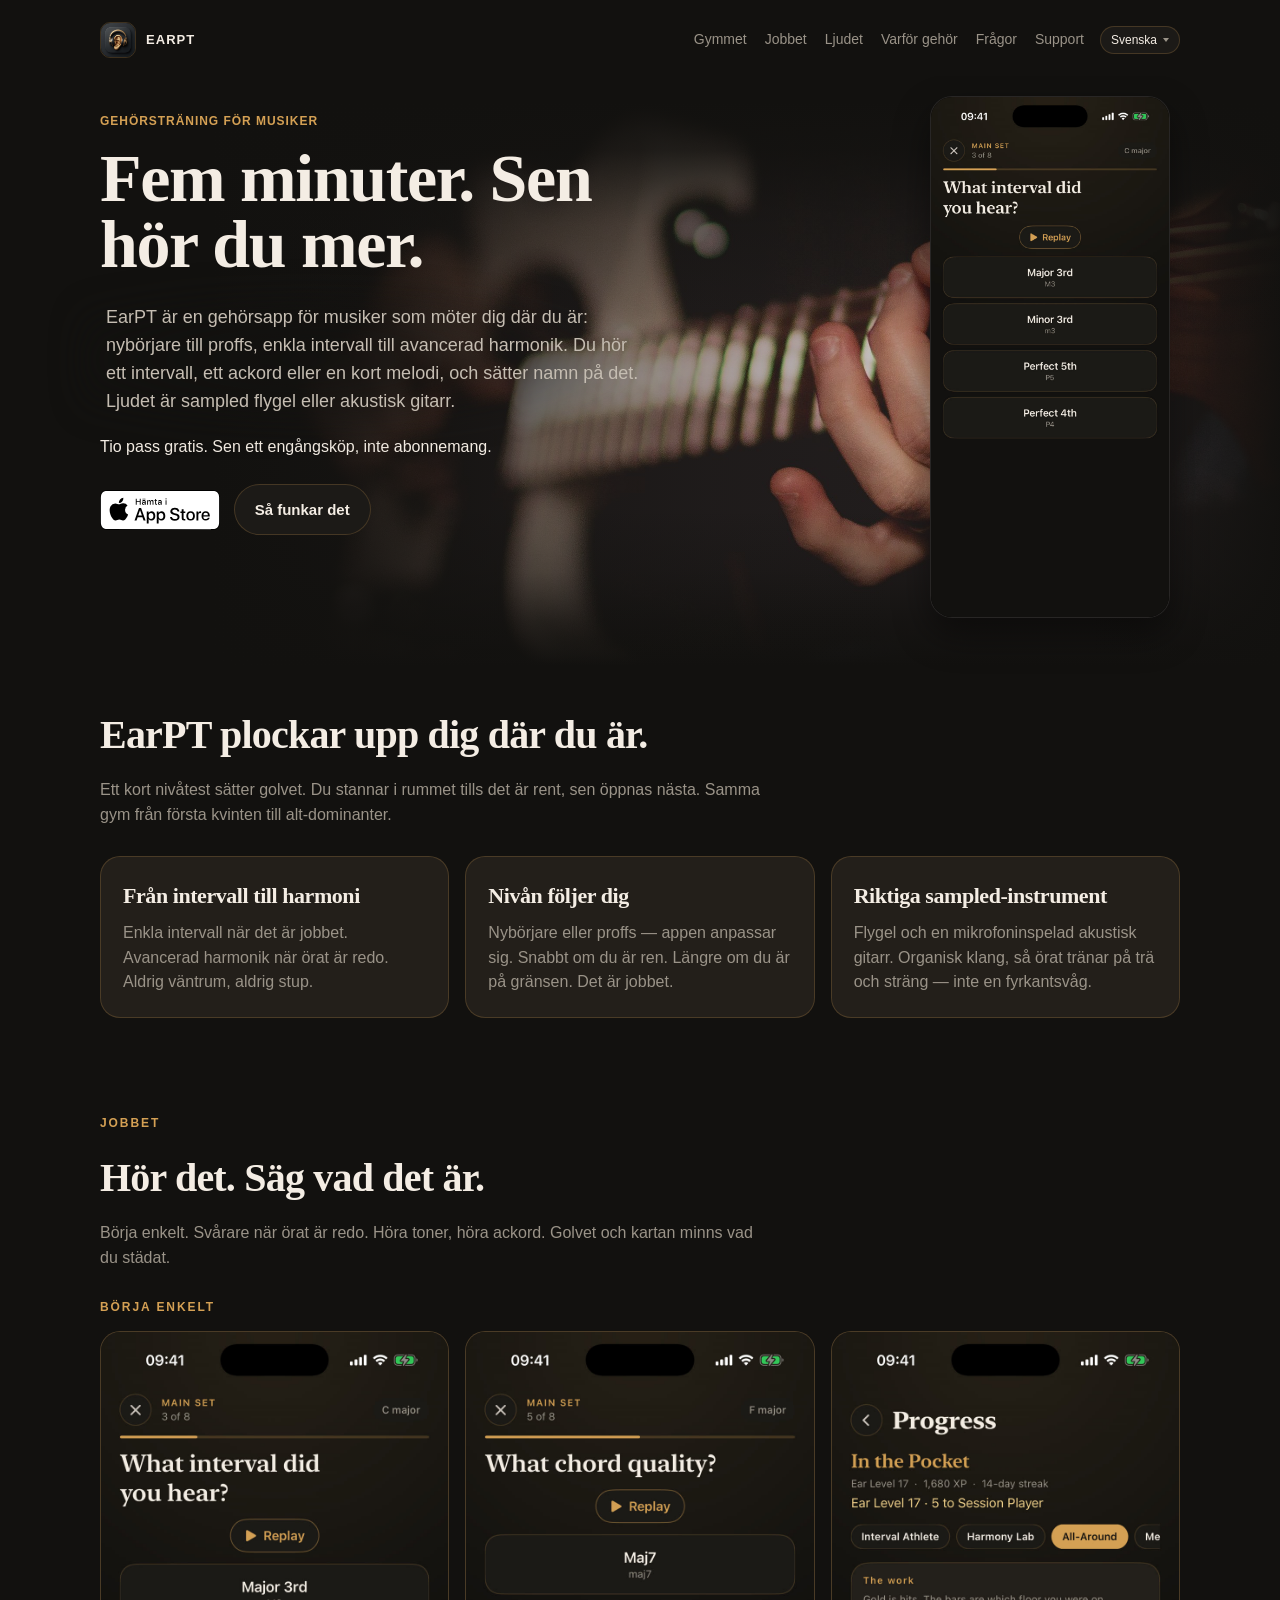
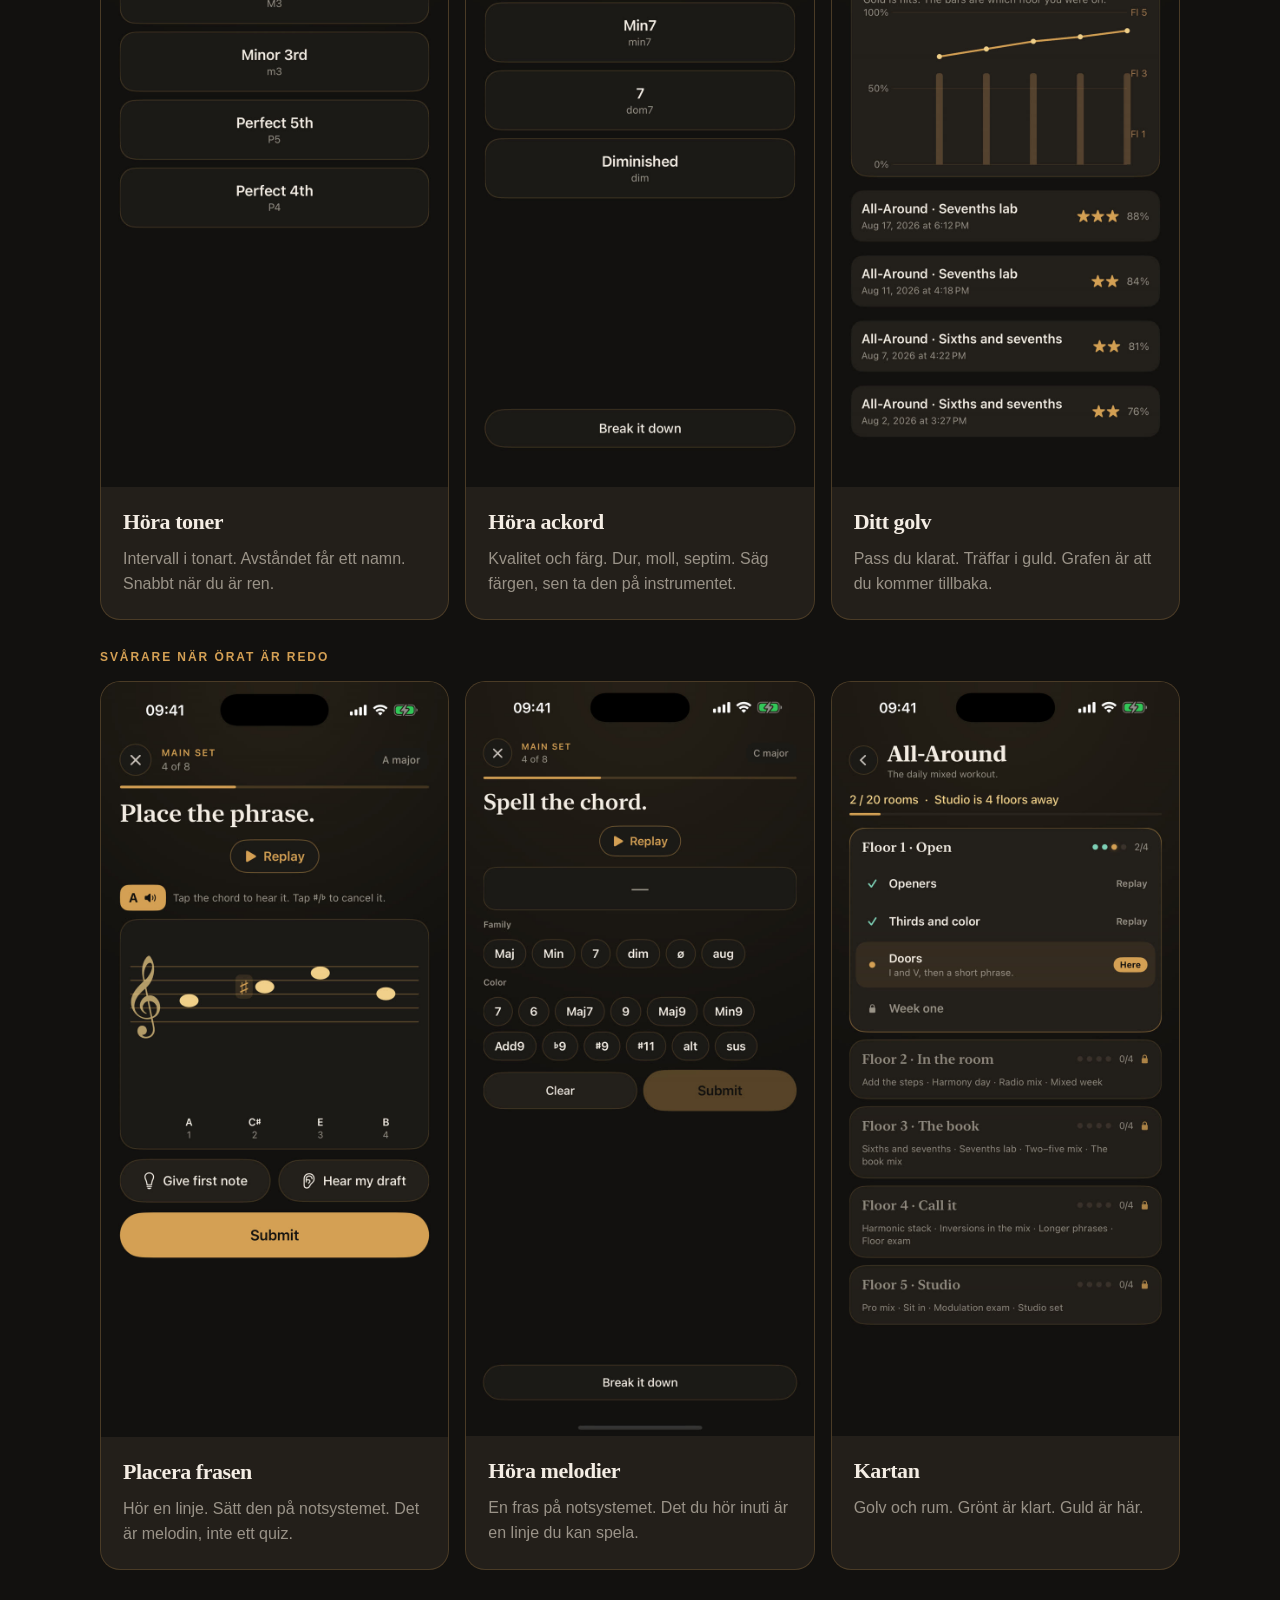
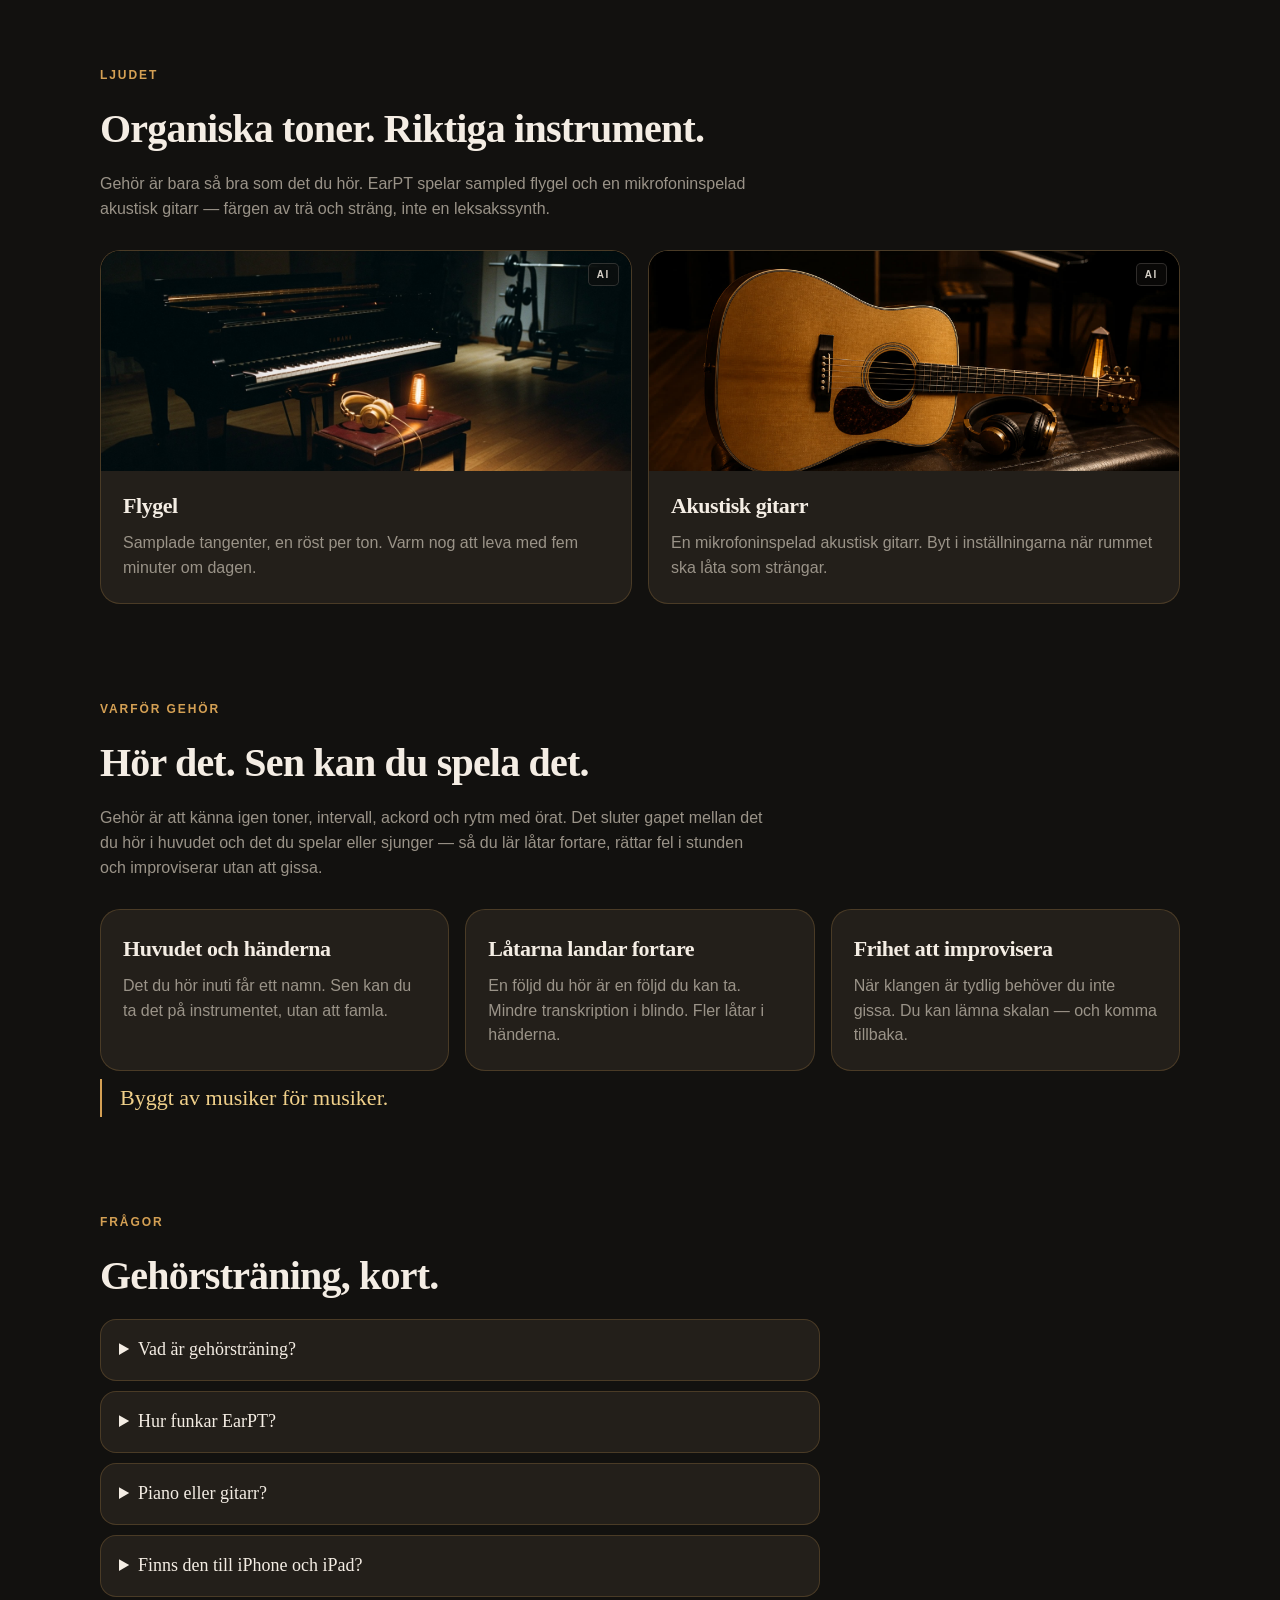
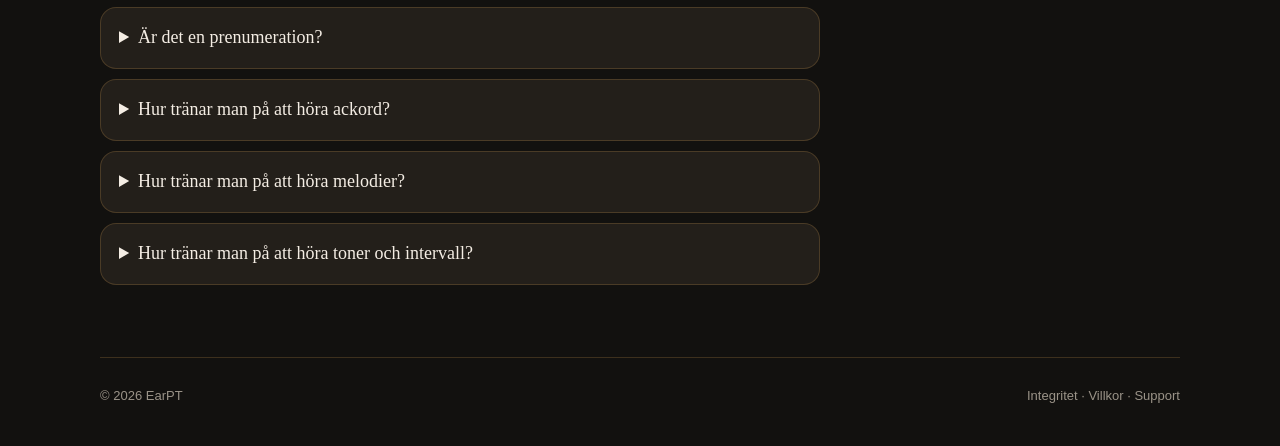
<file: sv/index.html>
<!doctype html>
<html lang="sv" data-page-lang="sv">
<head>
  <meta charset="utf-8" />
  <meta name="viewport" content="width=device-width, initial-scale=1" />
  <!-- Google tag (gtag.js) -->
  <script async src="https://www.googletagmanager.com/gtag/js?id=G-J50DV6ZXMS"></script>
  <script>
    window.dataLayer = window.dataLayer || [];
    function gtag(){dataLayer.push(arguments);}
    gtag('js', new Date());
    gtag('config', 'G-J50DV6ZXMS');
  </script>
  <title>EarPT — Gehörsträningsapp för musiker</title>
  <meta name="description" content="Gehörsträningsapp för iPhone och iPad. Sampled flygel och gitarr. Intervall, ackord, melodi — fem minuter, de flesta dagar." />
  <link rel="canonical" href="https://earpt.com/sv/" />
  <link rel="alternate" hreflang="en" href="https://earpt.com/" />
  <link rel="alternate" hreflang="sv" href="https://earpt.com/sv/" />
  <link rel="alternate" hreflang="de" href="https://earpt.com/de/" />
  <link rel="alternate" hreflang="es" href="https://earpt.com/es/" />
  <link rel="alternate" hreflang="fr" href="https://earpt.com/fr/" />
  <link rel="alternate" hreflang="x-default" href="https://earpt.com/" />
  <meta property="og:type" content="website" />
  <meta property="og:site_name" content="EarPT" />
  <meta property="og:locale" content="sv_SE" />
  <meta property="og:title" content="EarPT — Gehörsträningsapp för musiker" />
  <meta property="og:description" content="Gehörsträningsapp för iPhone och iPad. Sampled flygel och gitarr. Intervall, ackord, melodi — fem minuter, de flesta dagar." />
  <meta property="og:url" content="https://earpt.com/sv/" />
  <meta property="og:image" content="https://earpt.com/assets/og.jpg" />
  <meta property="og:image:width" content="1200" />
  <meta property="og:image:height" content="630" />
  <meta name="twitter:card" content="summary_large_image" />
  <meta name="twitter:title" content="EarPT — Gehörsträningsapp för musiker" />
  <meta name="twitter:description" content="Gehörsträningsapp för iPhone och iPad. Sampled flygel och gitarr. Intervall, ackord, melodi — fem minuter, de flesta dagar." />
  <meta name="twitter:image" content="https://earpt.com/assets/og.jpg" />
  <meta name="theme-color" content="#12110f" />
  <meta name="apple-itunes-app" content="app-id=6805772784" />
  <link rel="apple-touch-icon" href="/assets/icon.jpg" />
  <link rel="icon" href="/assets/icon.jpg" />
  <link rel="stylesheet" href="/css/site.css?v=28" />
  <script type="application/ld+json">
  {
    "@context": "https://schema.org",
    "@graph": [
      {
        "@type": "SoftwareApplication",
        "name": "EarPT",
        "applicationCategory": "MusicApplication",
        "operatingSystem": "iOS",
        "url": "https://earpt.com/sv/",
        "description": "Gehörsträningsapp för iPhone och iPad. Sampled flygel och gitarr. Intervall, ackord, melodi — fem minuter, de flesta dagar.",
        "offers": {
          "@type": "Offer",
          "price": "0",
          "priceCurrency": "USD"
        }
      },
      {
        "@type": "FAQPage",
        "mainEntity": [
          {
            "@type": "Question",
            "name": "Vad är gehörsträning?",
            "acceptedAnswer": {
              "@type": "Answer",
              "text": "Gehörsträning är att känna igen toner, intervall, ackord och rytm med örat. Det sluter gapet mellan det du hör i huvudet och det du spelar eller sjunger."
            }
          },
          {
            "@type": "Question",
            "name": "Hur funkar EarPT?",
            "acceptedAnswer": {
              "@type": "Answer",
              "text": "Öppna appen. Kör ett pass, eller två. Ett kort nivåtest sätter golvet. Du stannar i rummet tills det är rent. Fem minuter, de flesta dagar."
            }
          },
          {
            "@type": "Question",
            "name": "Piano eller gitarr?",
            "acceptedAnswer": {
              "@type": "Answer",
              "text": "Sampled flygel och en mikrofoninspelad akustisk gitarr. Organisk klang — trä och sträng, inte en leksakssynth. Byt i inställningarna."
            }
          },
          {
            "@type": "Question",
            "name": "Finns den till iPhone och iPad?",
            "acceptedAnswer": {
              "@type": "Answer",
              "text": "Ja. iPhone och iPad. Ladda ner i App Store."
            }
          },
          {
            "@type": "Question",
            "name": "Är det en prenumeration?",
            "acceptedAnswer": {
              "@type": "Answer",
              "text": "Nej. Tio pass är fria. Sen ett engångsköp som låser upp resten. Inte ett abonnemang."
            }
          },
          {
            "@type": "Question",
            "name": "Hur tränar man på att höra ackord?",
            "acceptedAnswer": {
              "@type": "Answer",
              "text": "Lyssna på en klang, säg kvaliteten, kom tillbaka i morgon. EarPT håller dig i rummet tills det är rent — dur, moll, septim, sen mer färg."
            }
          },
          {
            "@type": "Question",
            "name": "Hur tränar man på att höra melodier?",
            "acceptedAnswer": {
              "@type": "Answer",
              "text": "En kort fras. Du hör den, sen sätter du den. Fem minuter, de flesta dagar. Linjen fastnar för att du kommer tillbaka."
            }
          },
          {
            "@type": "Question",
            "name": "Hur tränar man på att höra toner och intervall?",
            "acceptedAnswer": {
              "@type": "Answer",
              "text": "Två toner, i tonart. Du namnger avståndet. Enkelt när det är jobbet. Större och snabbare när örat är redo."
            }
          }
        ]
      }
    ]
  }
  </script>
</head>
<body>
  <div class="topbar">
    <div class="wrap">
    <nav class="nav">
      <a class="brand" href="/sv/"><img src="/assets/icon.jpg" alt="" /> EarPT</a>
      <div class="nav-links">
        <a href="#gym" data-i18n="navProduct">Gymmet</a>
        <a href="#work" data-i18n="navWork">Jobbet</a>
        <a href="#sound" data-i18n="navSound">Ljudet</a>
        <a href="#why" data-i18n="navWhy">Varför gehör</a>
        <a href="#faq" data-i18n="navFaq">Frågor</a>
        <a href="/support.html" data-i18n="navSupport">Support</a>
      </div>
      <div class="lang" data-lang></div>
    </nav>
    </div>
  </div>
  <div class="wrap">
    <header class="hero">
      <div class="hero-photo" role="img" aria-hidden="true"></div>
      <div class="hero-copy">
        <p class="kicker" data-i18n="kicker">Gehörsträning för musiker</p>
        <h1 data-i18n="heroTitle">Fem minuter. Sen hör du mer.</h1>
        <p class="lede" data-i18n="heroLede">EarPT är en gehörsapp för musiker som möter dig där du är: nybörjare till proffs, enkla intervall till avancerad harmonik. Du hör ett intervall, ett ackord eller en kort melodi, och sätter namn på det. Ljudet är sampled flygel eller akustisk gitarr.</p>
        <p class="offer" data-i18n="ctaStore">Tio pass gratis. Sen ett engångsköp, inte abonnemang.</p>
        <div class="actions">
          <a class="store-badge" href="https://apps.apple.com/app/id6805772784">
            <img src="/assets/badges/app-store-sv.svg" alt="Ladda ner i App Store" width="120" height="40" />
          </a>
          <a class="btn btn-ghost" href="#work" data-i18n="ctaWhy">Så funkar det</a>
        </div>
      </div>
      <figure class="hero-visual">
        <div class="hero-phone">
          <img class="is-active" src="/assets/hear-tones.jpg" width="800" height="1740" alt="EarPT gehörsapp på iPhone: intervall i C-dur." fetchpriority="high" />
          <img src="/assets/hear-chords.jpg" width="800" height="1740" alt="EarPT ackordpass." />
          <img src="/assets/place-phrase.jpg" width="800" height="1740" alt="EarPT melodi på notsystemet." />
        </div>
      </figure>
    </header>

    <section class="section" id="gym">
      <p class="kicker" data-i18n="todayKicker">Dagens pass</p>
      <h2 data-i18n="todayTitle">EarPT plockar upp dig där du är.</h2>
      <p class="sub" data-i18n="todayLede">Ett kort nivåtest sätter golvet. Du stannar i rummet tills det är rent, sen öppnas nästa. Samma gym från första kvinten till alt-dominanter.</p>
      <div class="grid-3">
        <article class="card">
          <h3 data-i18n="card1t">Från intervall till harmoni</h3>
          <p data-i18n="card1p">Enkla intervall när det är jobbet. Avancerad harmonik när örat är redo. Aldrig väntrum, aldrig stup.</p>
        </article>
        <article class="card">
          <h3 data-i18n="card2t">Nivån följer dig</h3>
          <p data-i18n="card2p">Nybörjare eller proffs — appen anpassar sig. Snabbt om du är ren. Längre om du är på gränsen. Det är jobbet.</p>
        </article>
        <article class="card">
          <h3 data-i18n="card3t">Riktiga sampled-instrument</h3>
          <p data-i18n="card3p">Flygel och en mikrofoninspelad akustisk gitarr. Organisk klang, så örat tränar på trä och sträng — inte en fyrkantsvåg.</p>
        </article>
      </div>
    </section>

        <section class="section" id="work">
      <p class="kicker" data-i18n="workKicker">Jobbet</p>
      <h2 data-i18n="workTitle">Hör det. Säg vad det är.</h2>
      <p class="sub" data-i18n="workLede">Börja enkelt. Svårare när örat är redo. Höra toner, höra ackord. Golvet och kartan minns vad du städat.</p>
      <p class="kicker work-split" data-i18n="workSimple">Börja enkelt</p>
      <div class="shots">
        <article class="shot">
          <img src="/assets/hear-tones.jpg" width="800" height="1740" alt="EarPT intervallpass. Höra toner och namnge intervallet." />
          <div class="shot-body">
            <h3 data-i18n="work1t">Höra toner</h3>
            <p data-i18n="work1p">Intervall i tonart. Avståndet får ett namn. Snabbt när du är ren.</p>
          </div>
        </article>
        <article class="shot">
          <img src="/assets/hear-chords.jpg" width="800" height="1740" alt="EarPT ackordpass. Höra ackord och namnge kvaliteten." />
          <div class="shot-body">
            <h3 data-i18n="work2t">Höra ackord</h3>
            <p data-i18n="work2p">Kvalitet och färg. Dur, moll, septim. Säg färgen, sen ta den på instrumentet.</p>
          </div>
        </article>
        <article class="shot">
          <img src="/assets/progress.jpg" width="800" height="1740" alt="EarPT framsteg. Pass du klarat, träffar i guld, golvet du står på." />
          <div class="shot-body">
            <h3 data-i18n="workProgt">Ditt golv</h3>
            <p data-i18n="workProgp">Pass du klarat. Träffar i guld. Grafen är att du kommer tillbaka.</p>
          </div>
        </article>
      </div>
      <p class="kicker work-split" data-i18n="workReady">Svårare när örat är redo</p>
      <div class="shots">
        <article class="shot">
          <img src="/assets/place-phrase.jpg" width="800" height="1740" alt="EarPT placera-frasen. Hör en melodi och sätt noterna på notsystemet." />
          <div class="shot-body">
            <h3 data-i18n="workStafft">Placera frasen</h3>
            <p data-i18n="workStaffp">Hör en linje. Sätt den på notsystemet. Det är melodin, inte ett quiz.</p>
          </div>
        </article>
        <article class="shot">
          <img src="/assets/hear-melody.jpg" width="800" height="1740" alt="EarPT melodipass. Höra en fras och sätta den på notsystemet." />
          <div class="shot-body">
            <h3 data-i18n="work3t">Höra melodier</h3>
            <p data-i18n="work3p">En fras på notsystemet. Det du hör inuti är en linje du kan spela.</p>
          </div>
        </article>
        <article class="shot">
          <img src="/assets/gym-map.jpg" width="800" height="1738" alt="EarPT karta. Golv och rum. Grönt är klart. Guld är här." />
          <div class="shot-body">
            <h3 data-i18n="workMapt">Kartan</h3>
            <p data-i18n="workMapp">Golv och rum. Grönt är klart. Guld är här.</p>
          </div>
        </article>
      </div>
    </section>

    <section class="section" id="sound">
      <p class="kicker" data-i18n="soundKicker">Ljudet</p>
      <h2 data-i18n="soundTitle">Organiska toner. Riktiga instrument.</h2>
      <p class="sub" data-i18n="soundLede">Gehör är bara så bra som det du hör. EarPT spelar sampled flygel och en mikrofoninspelad akustisk gitarr — färgen av trä och sträng, inte en leksakssynth.</p>
      <div class="grid-2">
        <article class="card card-photo">
          <div class="card-art" style="background-image:url('/assets/studio.jpg')" role="img" aria-label="AI-genererad. Flygel i en mörk studio">
            <span class="ai-mark" aria-hidden="true">AI</span>
          </div>
          <div class="card-body">
            <h3 data-i18n="sound1t">Flygel</h3>
            <p data-i18n="sound1p">Samplade tangenter, en röst per ton. Varm nog att leva med fem minuter om dagen.</p>
          </div>
        </article>
        <article class="card card-photo">
          <div class="card-art" style="background-image:url('/assets/studio-guitar.jpg')" role="img" aria-label="AI-genererad. Akustisk gitarr i studio">
            <span class="ai-mark" aria-hidden="true">AI</span>
          </div>
          <div class="card-body">
            <h3 data-i18n="sound2t">Akustisk gitarr</h3>
            <p data-i18n="sound2p">En mikrofoninspelad akustisk gitarr. Byt i inställningarna när rummet ska låta som strängar.</p>
          </div>
        </article>
      </div>
    </section>

    <section class="section" id="why">
      <p class="kicker" data-i18n="whyKicker">Varför gehör</p>
      <h2 data-i18n="whyTitle">Hör det. Sen kan du spela det.</h2>
      <p class="sub" data-i18n="whyLede">Gehör är att känna igen toner, intervall, ackord och rytm med örat. Det sluter gapet mellan det du hör i huvudet och det du spelar eller sjunger — så du lär låtar fortare, rättar fel i stunden och improviserar utan att gissa.</p>
      <div class="grid-3">
        <article class="card">
          <h3 data-i18n="w1t">Huvudet och händerna</h3>
          <p data-i18n="w1p">Det du hör inuti får ett namn. Sen kan du ta det på instrumentet, utan att famla.</p>
        </article>
        <article class="card">
          <h3 data-i18n="w2t">Låtarna landar fortare</h3>
          <p data-i18n="w2p">En följd du hör är en följd du kan ta. Mindre transkription i blindo. Fler låtar i händerna.</p>
        </article>
        <article class="card">
          <h3 data-i18n="w3t">Frihet att improvisera</h3>
          <p data-i18n="w3p">När klangen är tydlig behöver du inte gissa. Du kan lämna skalan — och komma tillbaka.</p>
        </article>
      </div>
      <p class="quote" data-i18n="quote">Byggt av musiker för musiker.</p>
    </section>

    <section class="section" id="faq">
      <p class="kicker" data-i18n="faqKicker">Frågor</p>
      <h2 data-i18n="faqTitle">Gehörsträning, kort.</h2>
      <div class="faq">
        <details>
          <summary data-i18n="faq1q">Vad är gehörsträning?</summary>
          <p data-i18n="faq1a">Gehörsträning är att känna igen toner, intervall, ackord och rytm med örat. Det sluter gapet mellan det du hör i huvudet och det du spelar eller sjunger.</p>
        </details>
        <details>
          <summary data-i18n="faq2q">Hur funkar EarPT?</summary>
          <p data-i18n="faq2a">Öppna appen. Kör ett pass, eller två. Ett kort nivåtest sätter golvet. Du stannar i rummet tills det är rent. Fem minuter, de flesta dagar.</p>
        </details>
        <details>
          <summary data-i18n="faq3q">Piano eller gitarr?</summary>
          <p data-i18n="faq3a">Sampled flygel och en mikrofoninspelad akustisk gitarr. Organisk klang — trä och sträng, inte en leksakssynth. Byt i inställningarna.</p>
        </details>
        <details>
          <summary data-i18n="faq4q">Finns den till iPhone och iPad?</summary>
          <p data-i18n="faq4a">Ja. iPhone och iPad. Ladda ner i App Store.</p>
        </details>
        <details>
          <summary data-i18n="faq5q">Är det en prenumeration?</summary>
          <p data-i18n="faq5a">Nej. Tio pass är fria. Sen ett engångsköp som låser upp resten. Inte ett abonnemang.</p>
        </details>
        <details>
          <summary data-i18n="faq6q">Hur tränar man på att höra ackord?</summary>
          <p data-i18n="faq6a">Lyssna på en klang, säg kvaliteten, kom tillbaka i morgon. EarPT håller dig i rummet tills det är rent — dur, moll, septim, sen mer färg.</p>
        </details>
        <details>
          <summary data-i18n="faq7q">Hur tränar man på att höra melodier?</summary>
          <p data-i18n="faq7a">En kort fras. Du hör den, sen sätter du den. Fem minuter, de flesta dagar. Linjen fastnar för att du kommer tillbaka.</p>
        </details>
        <details>
          <summary data-i18n="faq8q">Hur tränar man på att höra toner och intervall?</summary>
          <p data-i18n="faq8a">Två toner, i tonart. Du namnger avståndet. Enkelt när det är jobbet. Större och snabbare när örat är redo.</p>
        </details>
      </div>
    </section>

    <footer>
      <div>© <span data-year></span> EarPT</div>
      <div>
        <a href="/privacy.html" data-i18n="footLegal">Integritet</a>
        · <a href="/terms.html" data-i18n="footTerms">Villkor</a>
        · <a href="/support.html" data-i18n="footSupport">Support</a>
      </div>
    </footer>
  </div>
  <script src="/js/site.js?v=19"></script>
</body>
</html>
</file>
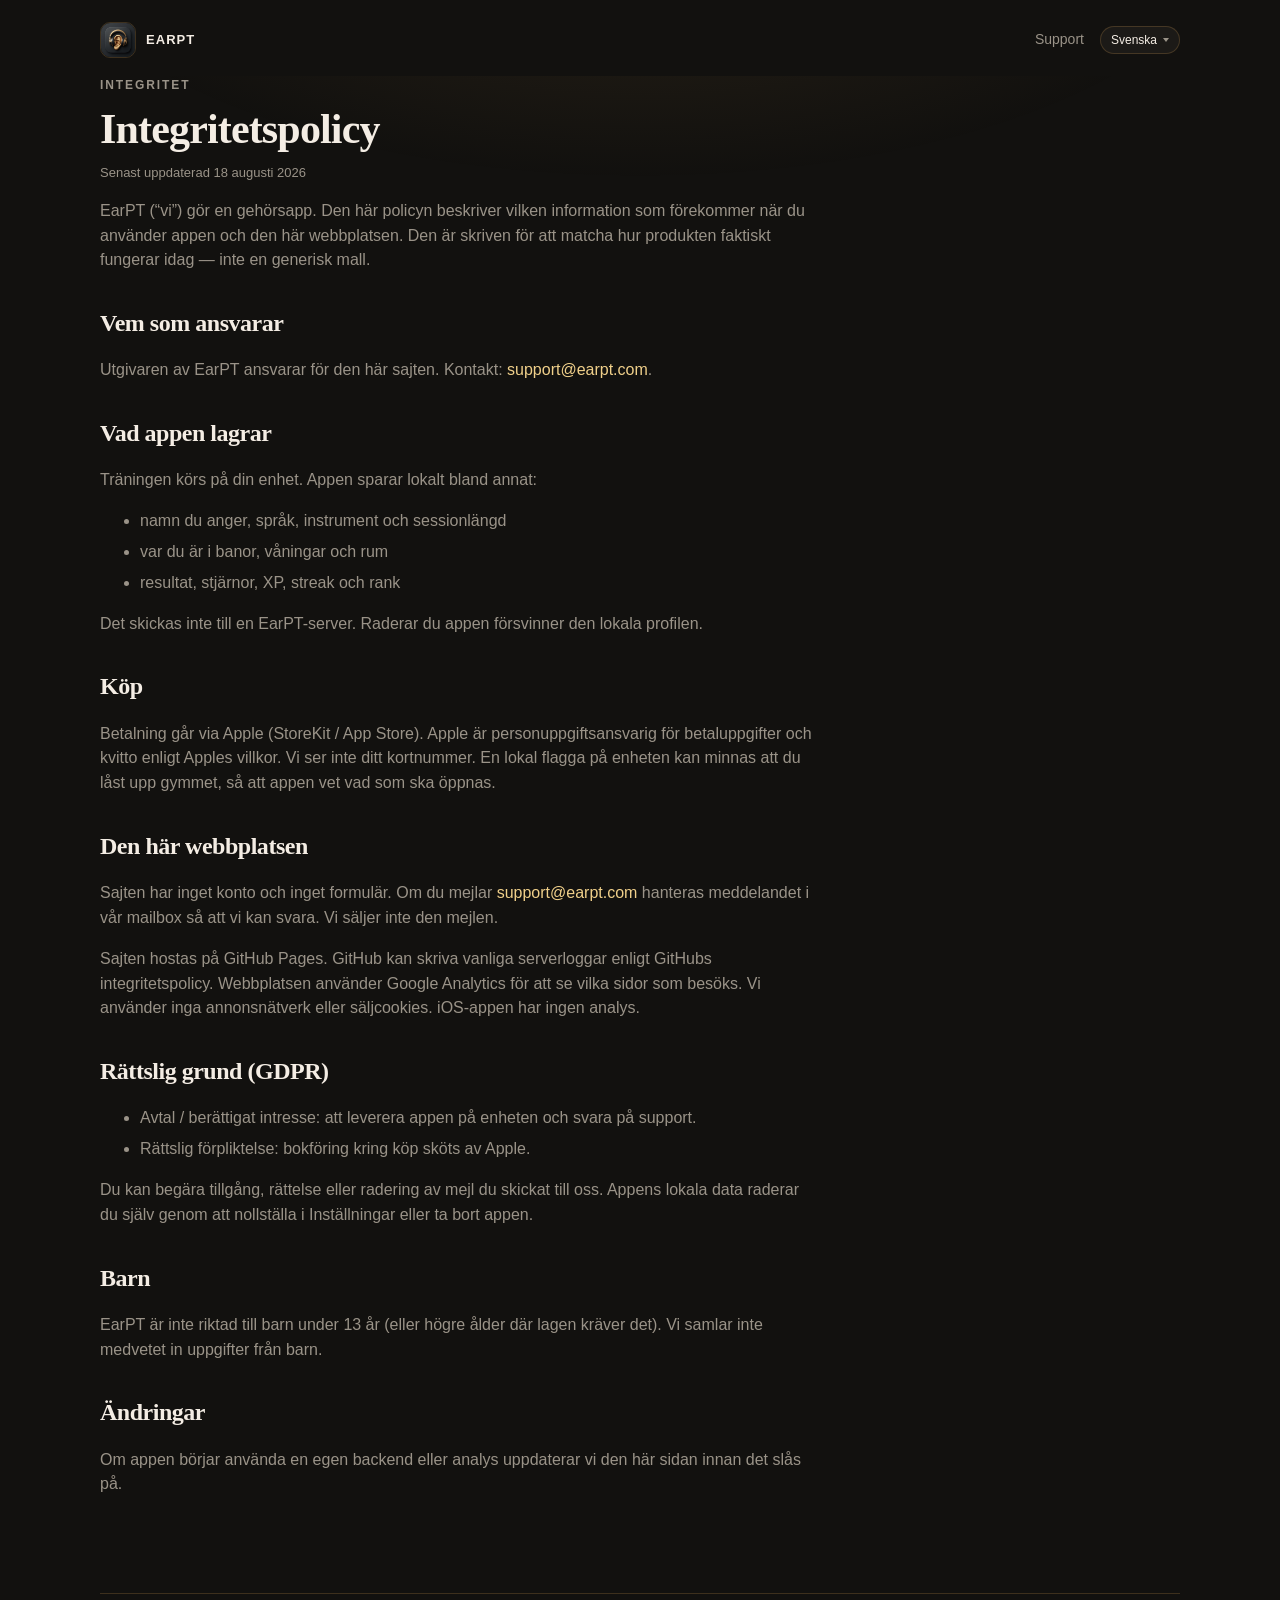
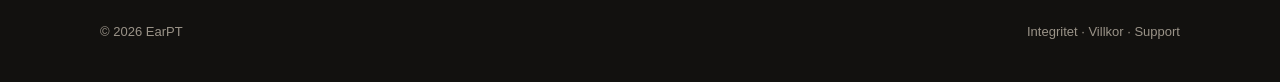
<file: privacy.html>
<!doctype html>
<html lang="sv">
<head>
  <meta charset="utf-8" />
  <meta name="viewport" content="width=device-width, initial-scale=1" />
  <!-- Google tag (gtag.js) -->
  <script async src="https://www.googletagmanager.com/gtag/js?id=G-J50DV6ZXMS"></script>
  <script>
    window.dataLayer = window.dataLayer || [];
    function gtag(){dataLayer.push(arguments);}
    gtag('js', new Date());
    gtag('config', 'G-J50DV6ZXMS');
  </script>
  <title>Integritet — EarPT</title>
  <meta name="description" content="EarPT privacy policy." />
  <link rel="canonical" href="https://earpt.com/privacy.html" />
  <meta property="og:type" content="website" />
  <meta property="og:site_name" content="EarPT" />
  <meta property="og:title" content="Integritet — EarPT" />
  <meta property="og:description" content="EarPT privacy policy." />
  <meta property="og:url" content="https://earpt.com/privacy.html" />
  <meta property="og:image" content="https://earpt.com/assets/og.jpg" />
  <meta property="og:image:width" content="1200" />
  <meta property="og:image:height" content="630" />
  <meta name="twitter:card" content="summary_large_image" />
  <meta name="twitter:title" content="Integritet — EarPT" />
  <meta name="twitter:description" content="EarPT privacy policy." />
  <meta name="twitter:image" content="https://earpt.com/assets/og.jpg" />
  <meta name="theme-color" content="#12110f" />
  <link rel="apple-touch-icon" href="/assets/icon.jpg" />
  <link rel="icon" href="/assets/icon.jpg" />
  <link rel="stylesheet" href="/css/site.css?v=28" />
</head>
<body>
  <div class="topbar">
    <div class="wrap">
    <nav class="nav">
      <a class="brand" href="/"><img src="/assets/icon.jpg" alt="" /> EarPT</a>
      <div class="nav-links">
        <a href="/support.html" data-i18n="navSupport">Support</a>
      </div>
      <div class="lang" data-lang></div>
    </nav>
    </div>
  </div>
  <div class="wrap">
    <article class="prose">
      <p class="kicker" data-i18n="footLegal">Integritet</p>
      <h1 data-i18n="privacyTitle">Integritetspolicy</h1>
      <p class="updated" data-i18n="updated">Senast uppdaterad 18 augusti 2026</p>

      <div data-lang-only="en" hidden>
        <p>EarPT (“we”) makes an ear-training app. This policy describes what information shows up when you use the app and this website. It is written to match how the product actually works — not a generic template.</p>
        <h2>Who is responsible</h2>
        <p>The publisher of EarPT is responsible for this site. Contact: <a href="mailto:support@earpt.com">support@earpt.com</a>.</p>
        <h2>What the app stores</h2>
        <p>Training runs on your device. The app saves locally, among other things:</p>
        <ul>
          <li>the name you enter, language, instrument, and session length</li>
          <li>where you are in tracks, floors, and rooms</li>
          <li>results, stars, XP, streak, and rank</li>
        </ul>
        <p>This is not sent to an EarPT server. Deleting the app deletes the local profile.</p>
        <h2>Purchases</h2>
        <p>Payment goes through Apple (StoreKit / App Store). Apple is the controller for payment details and receipts under Apple’s terms. We never see your card number. A local flag on the device may remember that you unlocked the gym, so the app knows what to open.</p>
        <h2>This website</h2>
        <p>This site has no account and no form. If you email <a href="mailto:support@earpt.com">support@earpt.com</a>, your message is handled in our mailbox so we can reply. We do not sell that mail.</p>
        <p>The site is hosted on GitHub Pages. GitHub may write ordinary server logs under GitHub’s privacy policy. The website uses Google Analytics to understand which pages are visited. We do not use ad networks or sales cookies. The iOS app has no analytics.</p>
        <h2>Legal basis (GDPR)</h2>
        <ul>
          <li>Contract / legitimate interest: delivering the app on-device and answering support.</li>
          <li>Legal obligation: bookkeeping around purchases is handled by Apple.</li>
        </ul>
        <p>You may ask for access, correction, or deletion of mail you sent us. You delete in-app data yourself with Reset in Settings, or by removing the app.</p>
        <h2>Children</h2>
        <p>EarPT is not directed at children under 13 (or a higher age where law requires it). We do not knowingly collect children’s data.</p>
        <h2>Changes</h2>
        <p>If the app starts using its own backend or analytics, we update this page before that ships.</p>
      </div>

      <div data-lang-only="sv">
        <p>EarPT (“vi”) gör en gehörsapp. Den här policyn beskriver vilken information som förekommer när du använder appen och den här webbplatsen. Den är skriven för att matcha hur produkten faktiskt fungerar idag — inte en generisk mall.</p>

        <h2>Vem som ansvarar</h2>
        <p>Utgivaren av EarPT ansvarar för den här sajten. Kontakt: <a href="mailto:support@earpt.com">support@earpt.com</a>.</p>

        <h2>Vad appen lagrar</h2>
        <p>Träningen körs på din enhet. Appen sparar lokalt bland annat:</p>
        <ul>
          <li>namn du anger, språk, instrument och sessionlängd</li>
          <li>var du är i banor, våningar och rum</li>
          <li>resultat, stjärnor, XP, streak och rank</li>
        </ul>
        <p>Det skickas inte till en EarPT-server. Raderar du appen försvinner den lokala profilen.</p>

        <h2>Köp</h2>
        <p>Betalning går via Apple (StoreKit / App Store). Apple är personuppgiftsansvarig för betaluppgifter och kvitto enligt Apples villkor. Vi ser inte ditt kortnummer. En lokal flagga på enheten kan minnas att du låst upp gymmet, så att appen vet vad som ska öppnas.</p>

        <h2>Den här webbplatsen</h2>
        <p>Sajten har inget konto och inget formulär. Om du mejlar <a href="mailto:support@earpt.com">support@earpt.com</a> hanteras meddelandet i vår mailbox så att vi kan svara. Vi säljer inte den mejlen.</p>
        <p>Sajten hostas på GitHub Pages. GitHub kan skriva vanliga serverloggar enligt GitHubs integritetspolicy. Webbplatsen använder Google Analytics för att se vilka sidor som besöks. Vi använder inga annonsnätverk eller säljcookies. iOS-appen har ingen analys.</p>

        <h2>Rättslig grund (GDPR)</h2>
        <ul>
          <li>Avtal / berättigat intresse: att leverera appen på enheten och svara på support.</li>
          <li>Rättslig förpliktelse: bokföring kring köp sköts av Apple.</li>
        </ul>
        <p>Du kan begära tillgång, rättelse eller radering av mejl du skickat till oss. Appens lokala data raderar du själv genom att nollställa i Inställningar eller ta bort appen.</p>

        <h2>Barn</h2>
        <p>EarPT är inte riktad till barn under 13 år (eller högre ålder där lagen kräver det). Vi samlar inte medvetet in uppgifter från barn.</p>

        <h2>Ändringar</h2>
        <p>Om appen börjar använda en egen backend eller analys uppdaterar vi den här sidan innan det slås på.</p>
      </div>
    </article>

    <footer>
      <div>© <span data-year></span> EarPT</div>
      <div>
        <a href="/privacy.html" data-i18n="footLegal">Integritet</a>
        · <a href="/terms.html" data-i18n="footTerms">Villkor</a>
        · <a href="/support.html" data-i18n="footSupport">Support</a>
      </div>
    </footer>
  </div>
  <script src="/js/site.js?v=10"></script>
</body>
</html>
</file>
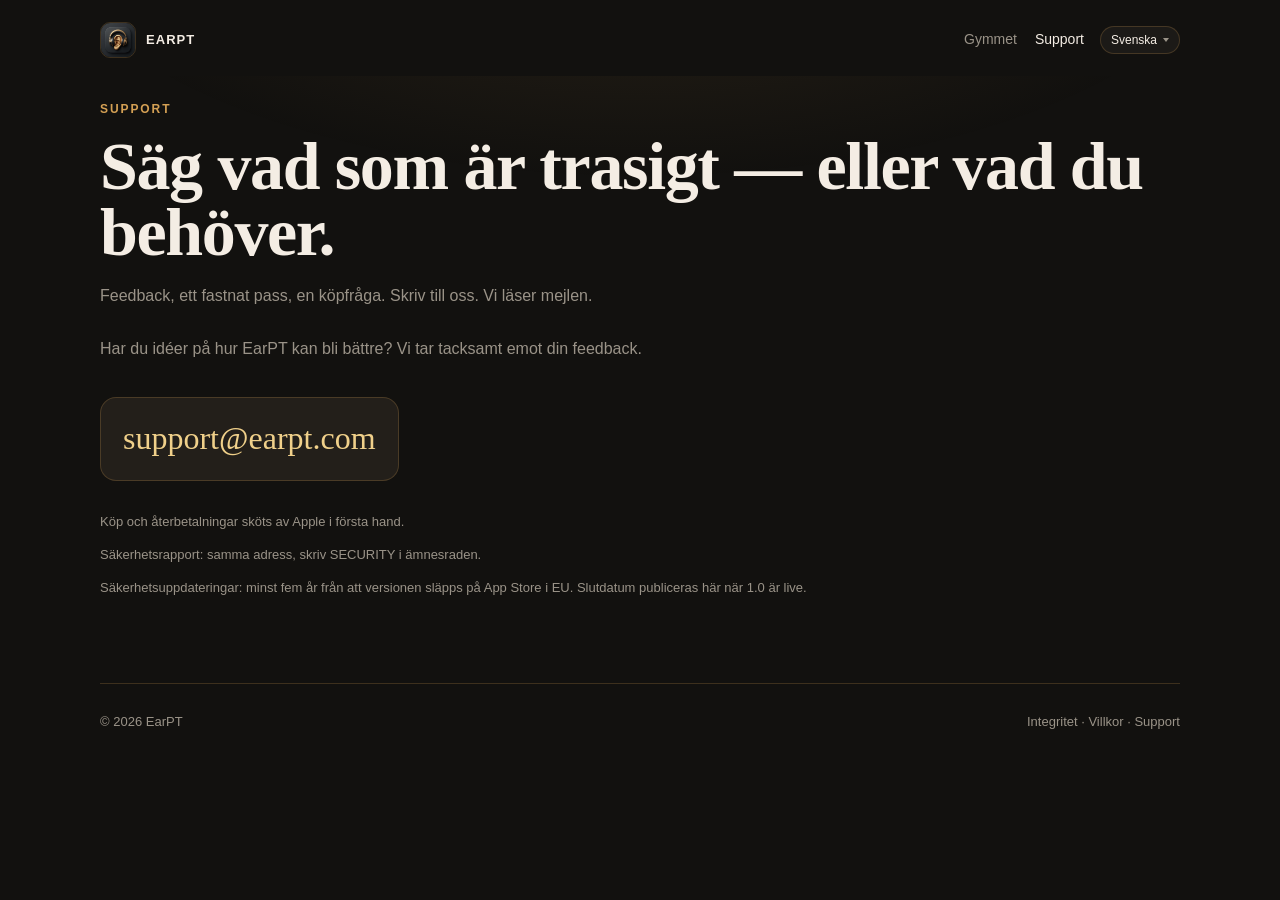
<file: support.html>
<!doctype html>
<html lang="sv">
<head>
  <meta charset="utf-8" />
  <meta name="viewport" content="width=device-width, initial-scale=1" />
  <!-- Google tag (gtag.js) -->
  <script async src="https://www.googletagmanager.com/gtag/js?id=G-J50DV6ZXMS"></script>
  <script>
    window.dataLayer = window.dataLayer || [];
    function gtag(){dataLayer.push(arguments);}
    gtag('js', new Date());
    gtag('config', 'G-J50DV6ZXMS');
  </script>
  <title>Support — EarPT</title>
  <meta name="description" content="EarPT support and feedback." />
  <link rel="canonical" href="https://earpt.com/support.html" />
  <meta property="og:type" content="website" />
  <meta property="og:site_name" content="EarPT" />
  <meta property="og:title" content="Support — EarPT" />
  <meta property="og:description" content="EarPT support and feedback." />
  <meta property="og:url" content="https://earpt.com/support.html" />
  <meta property="og:image" content="https://earpt.com/assets/og.jpg" />
  <meta property="og:image:width" content="1200" />
  <meta property="og:image:height" content="630" />
  <meta name="twitter:card" content="summary_large_image" />
  <meta name="twitter:title" content="Support — EarPT" />
  <meta name="twitter:description" content="EarPT support and feedback." />
  <meta name="twitter:image" content="https://earpt.com/assets/og.jpg" />
  <meta name="theme-color" content="#12110f" />
  <link rel="apple-touch-icon" href="/assets/icon.jpg" />
  <link rel="icon" href="/assets/icon.jpg" />
  <link rel="stylesheet" href="/css/site.css?v=28" />
</head>
<body>
  <div class="topbar">
    <div class="wrap">
    <nav class="nav">
      <a class="brand" href="/"><img src="/assets/icon.jpg" alt="" /> EarPT</a>
      <div class="nav-links">
        <a href="/#gym" data-i18n="navProduct">Gymmet</a>
        <a href="/support.html" class="active" data-i18n="navSupport">Support</a>
      </div>
      <div class="lang" data-lang></div>
    </nav>
    </div>
  </div>
  <div class="wrap">
    <section class="section">
      <p class="kicker" data-i18n="supportKicker">Support</p>
      <h1 data-i18n="supportTitle">Säg vad som är trasigt — eller vad du behöver.</h1>
      <p class="sub" data-i18n="supportLede">Feedback, ett fastnat pass, en köpfråga. Skriv till oss. Vi läser mejlen.</p>
      <p class="sub" data-i18n="supportIdeas">Har du idéer på hur EarPT kan bli bättre? Vi tar tacksamt emot din feedback.</p>
      <a class="email-card" href="mailto:support@earpt.com">support@earpt.com</a>
      <p class="note" data-i18n="supportNote">Köp och återbetalningar sköts av Apple i första hand.</p>
      <p class="note" data-i18n="supportSecurity">Säkerhetsrapport: samma adress, skriv SECURITY i ämnesraden.</p>
      <p class="note" data-i18n="supportPeriod">Säkerhetsuppdateringar: minst fem år från att versionen släpps på App Store i EU. Slutdatum publiceras här när 1.0 är live.</p>
    </section>

    <footer>
      <div>© <span data-year></span> EarPT</div>
      <div>
        <a href="/privacy.html" data-i18n="footLegal">Integritet</a>
        · <a href="/terms.html" data-i18n="footTerms">Villkor</a>
        · <a href="/support.html" data-i18n="footSupport">Support</a>
      </div>
    </footer>
  </div>
  <script src="/js/site.js?v=10"></script>
</body>
</html>
</file>
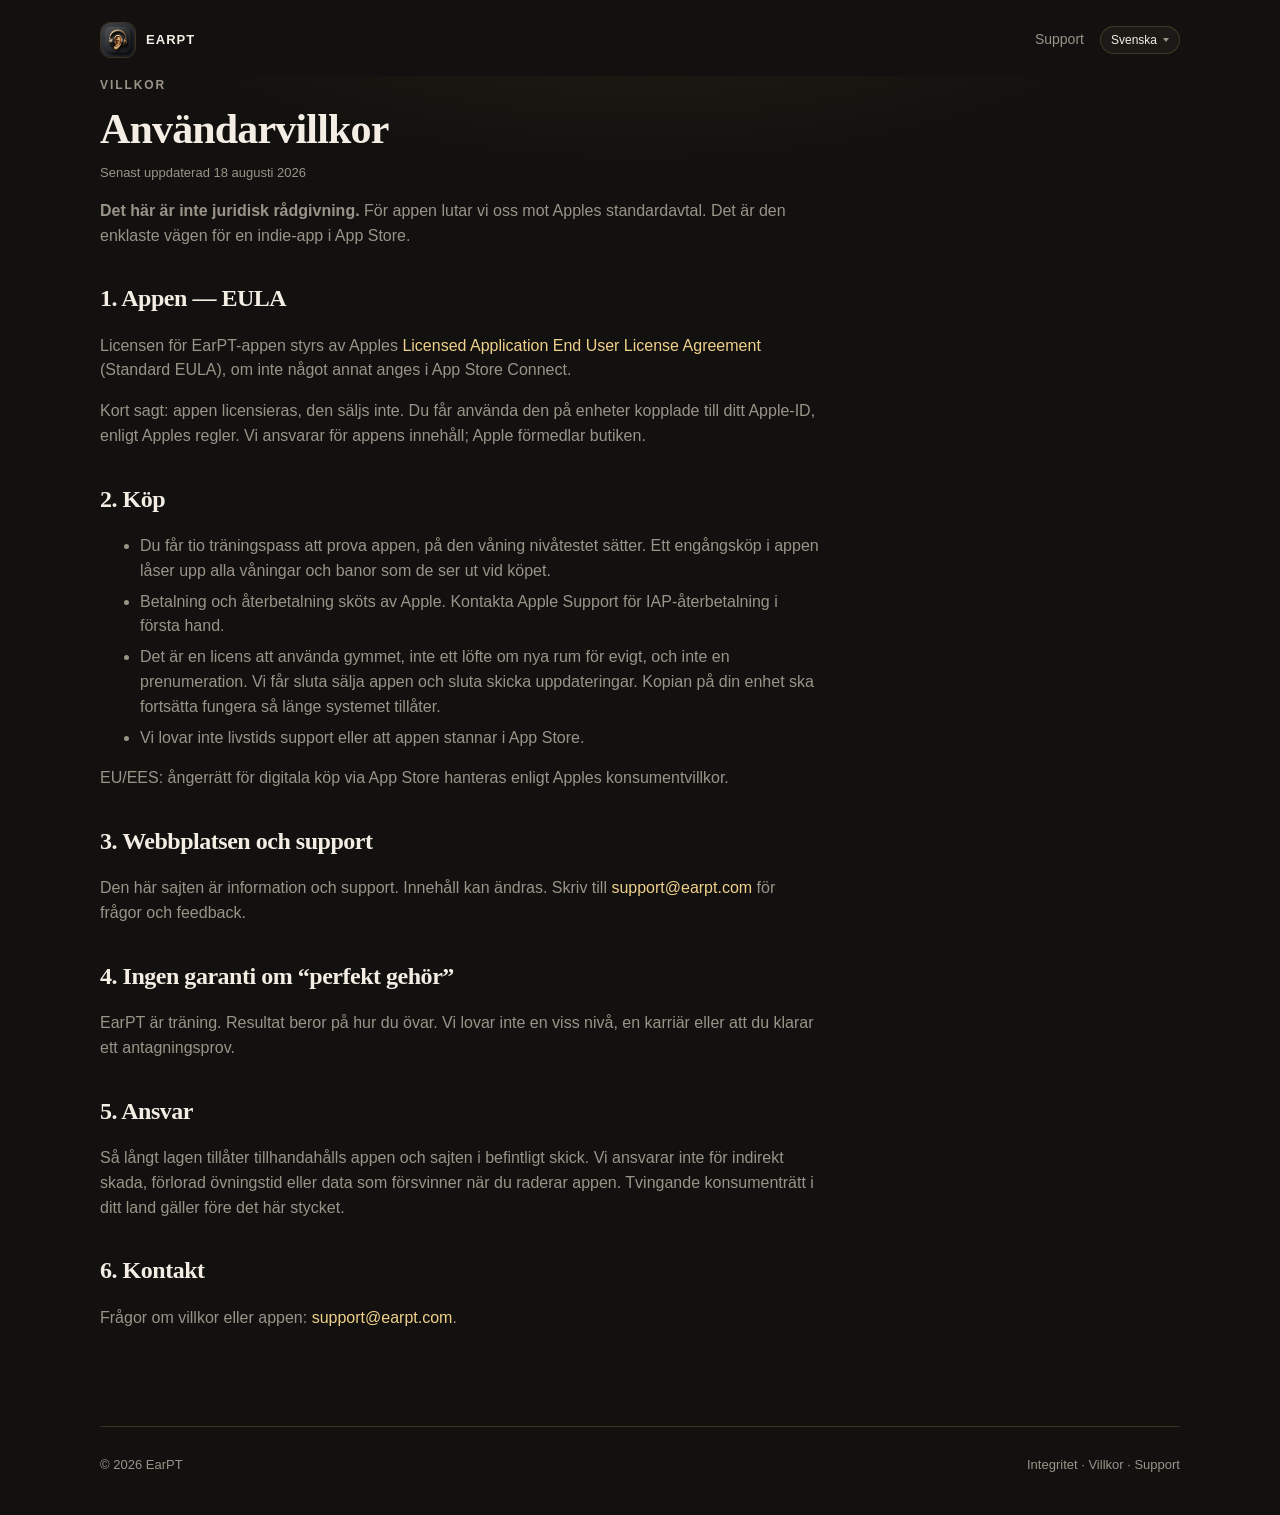
<file: terms.html>
<!doctype html>
<html lang="sv">
<head>
  <meta charset="utf-8" />
  <meta name="viewport" content="width=device-width, initial-scale=1" />
  <!-- Google tag (gtag.js) -->
  <script async src="https://www.googletagmanager.com/gtag/js?id=G-J50DV6ZXMS"></script>
  <script>
    window.dataLayer = window.dataLayer || [];
    function gtag(){dataLayer.push(arguments);}
    gtag('js', new Date());
    gtag('config', 'G-J50DV6ZXMS');
  </script>
  <title>Villkor — EarPT</title>
  <meta name="description" content="EarPT terms of use." />
  <link rel="canonical" href="https://earpt.com/terms.html" />
  <meta property="og:type" content="website" />
  <meta property="og:site_name" content="EarPT" />
  <meta property="og:title" content="Villkor — EarPT" />
  <meta property="og:description" content="EarPT terms of use." />
  <meta property="og:url" content="https://earpt.com/terms.html" />
  <meta property="og:image" content="https://earpt.com/assets/og.jpg" />
  <meta property="og:image:width" content="1200" />
  <meta property="og:image:height" content="630" />
  <meta name="twitter:card" content="summary_large_image" />
  <meta name="twitter:title" content="Villkor — EarPT" />
  <meta name="twitter:description" content="EarPT terms of use." />
  <meta name="twitter:image" content="https://earpt.com/assets/og.jpg" />
  <meta name="theme-color" content="#12110f" />
  <link rel="apple-touch-icon" href="/assets/icon.jpg" />
  <link rel="icon" href="/assets/icon.jpg" />
  <link rel="stylesheet" href="/css/site.css?v=28" />
</head>
<body>
  <div class="topbar">
    <div class="wrap">
    <nav class="nav">
      <a class="brand" href="/"><img src="/assets/icon.jpg" alt="" /> EarPT</a>
      <div class="nav-links">
        <a href="/support.html" data-i18n="navSupport">Support</a>
      </div>
      <div class="lang" data-lang></div>
    </nav>
    </div>
  </div>
  <div class="wrap">
    <article class="prose">
      <p class="kicker" data-i18n="footTerms">Villkor</p>
      <h1 data-i18n="termsTitle">Användarvillkor</h1>
      <p class="updated" data-i18n="updated">Senast uppdaterad 18 augusti 2026</p>

      <div data-lang-only="en" hidden>
        <p><strong>This is not legal advice.</strong> For the app we lean on Apple’s standard agreement. That is the simplest path for an indie App Store app.</p>
        <h2>1. The app — EULA</h2>
        <p>The license for the EarPT app is Apple’s <a href="https://www.apple.com/legal/internet-services/itunes/dev/stdeula/">Licensed Application End User License Agreement</a> (Standard EULA), unless App Store Connect says otherwise.</p>
        <p>In short: the app is licensed, not sold. You may use it on devices tied to your Apple ID, under Apple’s rules. We are responsible for the app’s content; Apple runs the store.</p>
        <h2>2. Purchase</h2>
        <ul>
          <li>You get ten workout sessions to try the app, at whatever floor placement set. A one-time in-app purchase unlocks every floor and track as they exist at the time of purchase.</li>
          <li>Payment and refunds are handled by Apple. Ask Apple Support first for IAP refunds.</li>
          <li>This is a license to use the gym, not a promise of new rooms forever, and not a subscription. We may stop selling the app or stop shipping updates. The copy on your device should keep working as long as the system allows.</li>
          <li>We do not promise lifetime support or that the app will remain in the App Store.</li>
        </ul>
        <p>EU/EEA: withdrawal rights for digital App Store purchases follow Apple’s consumer terms.</p>
        <h2>3. The website and support</h2>
        <p>This site is information and support. Content may change. Write to <a href="mailto:support@earpt.com">support@earpt.com</a> for honest questions and feedback.</p>
        <h2>4. No promise of “perfect pitch”</h2>
        <p>EarPT is practice. Results depend on how you train. We do not promise a level, a career, or that you will pass an entrance exam.</p>
        <h2>5. Liability</h2>
        <p>To the extent the law allows, the app and site are provided as-is. We are not liable for indirect loss, lost practice time, or data that disappears when you delete the app. Mandatory consumer law in your country comes first.</p>
        <h2>6. Contact</h2>
        <p>Questions about these terms or the app: <a href="mailto:support@earpt.com">support@earpt.com</a>.</p>
      </div>

      <div data-lang-only="sv">
        <p><strong>Det här är inte juridisk rådgivning.</strong> För appen lutar vi oss mot Apples standardavtal. Det är den enklaste vägen för en indie-app i App Store.</p>

        <h2>1. Appen — EULA</h2>
        <p>Licensen för EarPT-appen styrs av Apples <a href="https://www.apple.com/legal/internet-services/itunes/dev/stdeula/">Licensed Application End User License Agreement</a> (Standard EULA), om inte något annat anges i App Store Connect.</p>
        <p>Kort sagt: appen licensieras, den säljs inte. Du får använda den på enheter kopplade till ditt Apple‑ID, enligt Apples regler. Vi ansvarar för appens innehåll; Apple förmedlar butiken.</p>

        <h2>2. Köp</h2>
        <ul>
          <li>Du får tio träningspass att prova appen, på den våning nivåtestet sätter. Ett engångsköp i appen låser upp alla våningar och banor som de ser ut vid köpet.</li>
          <li>Betalning och återbetalning sköts av Apple. Kontakta Apple Support för IAP-återbetalning i första hand.</li>
          <li>Det är en licens att använda gymmet, inte ett löfte om nya rum för evigt, och inte en prenumeration. Vi får sluta sälja appen och sluta skicka uppdateringar. Kopian på din enhet ska fortsätta fungera så länge systemet tillåter.</li>
          <li>Vi lovar inte livstids support eller att appen stannar i App Store.</li>
        </ul>
        <p>EU/EES: ångerrätt för digitala köp via App Store hanteras enligt Apples konsumentvillkor.</p>

        <h2>3. Webbplatsen och support</h2>
        <p>Den här sajten är information och support. Innehåll kan ändras. Skriv till <a href="mailto:support@earpt.com">support@earpt.com</a> för frågor och feedback.</p>

        <h2>4. Ingen garanti om “perfekt gehör”</h2>
        <p>EarPT är träning. Resultat beror på hur du övar. Vi lovar inte en viss nivå, en karriär eller att du klarar ett antagningsprov.</p>

        <h2>5. Ansvar</h2>
        <p>Så långt lagen tillåter tillhandahålls appen och sajten i befintligt skick. Vi ansvarar inte för indirekt skada, förlorad övningstid eller data som försvinner när du raderar appen. Tvingande konsumenträtt i ditt land gäller före det här stycket.</p>

        <h2>6. Kontakt</h2>
        <p>Frågor om villkor eller appen: <a href="mailto:support@earpt.com">support@earpt.com</a>.</p>
      </div>
    </article>

    <footer>
      <div>© <span data-year></span> EarPT</div>
      <div>
        <a href="/privacy.html" data-i18n="footLegal">Integritet</a>
        · <a href="/terms.html" data-i18n="footTerms">Villkor</a>
        · <a href="/support.html" data-i18n="footSupport">Support</a>
      </div>
    </footer>
  </div>
  <script src="/js/site.js?v=10"></script>
</body>
</html>
</file>
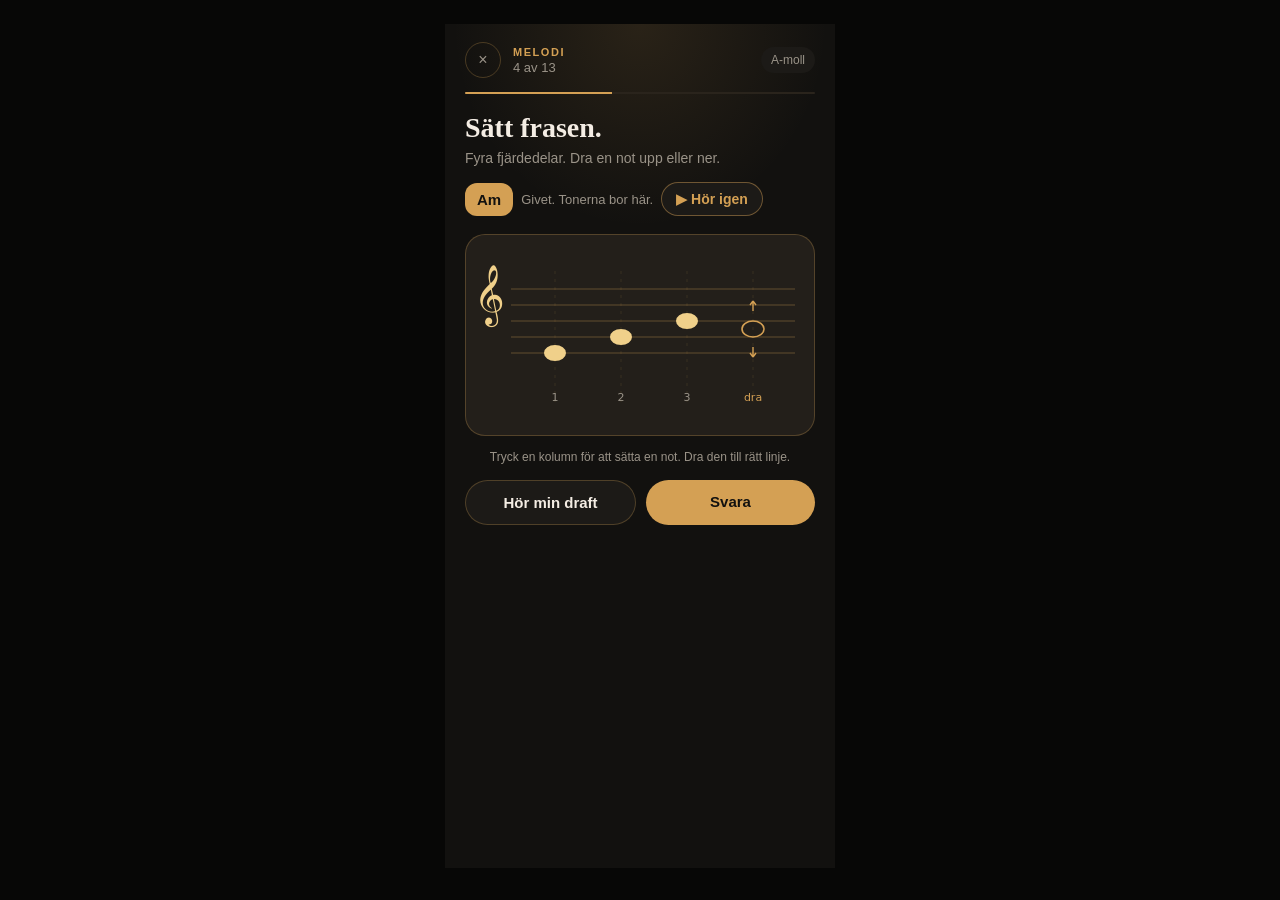
<file: mocks/staff-ui.html>
<!doctype html>
<html lang="sv">
<head>
  <meta charset="utf-8" />
  <meta name="viewport" content="width=390, initial-scale=1" />
  <title>EarPT staff mock</title>
  <style>
    :root {
      --bg: #12110f;
      --elev: #1c1a17;
      --card: #231f1a;
      --line: rgba(212,160,84,.28);
      --gold: #d4a054;
      --goldsoft: #f0d08a;
      --cream: #f4ede4;
      --mute: #9a9388;
    }
    * { box-sizing: border-box; }
    body {
      margin: 0;
      background: #070706;
      font-family: -apple-system, BlinkMacSystemFont, "Segoe UI", sans-serif;
      color: var(--cream);
    }
    .phone {
      width: 390px;
      min-height: 844px;
      margin: 24px auto;
      background:
        radial-gradient(ellipse 80% 40% at 50% 0%, rgba(212,160,84,.12), transparent 60%),
        var(--bg);
      padding: 18px 20px 28px;
    }
    .top { display: flex; align-items: center; gap: 12px; }
    .x {
      width: 36px; height: 36px; border-radius: 50%;
      border: 1px solid var(--line); display: grid; place-items: center;
      color: var(--mute); font-size: 16px;
    }
    .kicker { color: var(--gold); letter-spacing: .14em; font-size: 11px; font-weight: 700; }
    .meta { color: var(--mute); font-size: 13px; margin-top: 2px; }
    .chip {
      margin-left: auto; background: var(--elev); color: var(--mute);
      padding: 6px 10px; border-radius: 999px; font-size: 12px;
    }
    .hair { height: 2px; background: #2a241c; margin: 14px 0 18px; border-radius: 2px; overflow: hidden; }
    .hair > i { display: block; width: 42%; height: 100%; background: var(--gold); }
    h1 { font-family: "Iowan Old Style", Palatino, serif; font-size: 28px; font-weight: 650; margin: 0 0 6px; }
    .sub { color: var(--mute); font-size: 14px; margin: 0 0 16px; }
    .keyrow { display: flex; gap: 8px; align-items: center; margin-bottom: 16px; }
    .am {
      background: var(--gold); color: #12110f; font-weight: 700;
      padding: 8px 12px; border-radius: 12px; font-size: 15px;
    }
    .amhint { color: var(--mute); font-size: 13px; }
    .listen {
      display: inline-flex; gap: 8px; align-items: center;
      border: 1px solid rgba(212,160,84,.45); color: var(--gold);
      padding: 8px 14px; border-radius: 999px; font-weight: 650; font-size: 14px;
      background: var(--elev);
    }
    .staff-wrap {
      background: var(--card);
      border: 1px solid var(--line);
      border-radius: 20px;
      padding: 18px 10px 14px 36px;
      margin: 18px 0 14px;
      position: relative;
    }
    .clef { position: absolute; left: 8px; top: 34px; color: var(--goldsoft); font-size: 52px; line-height: 1; font-family: serif; }
    svg { display: block; width: 100%; height: 168px; }
    .hint { color: var(--mute); font-size: 12px; text-align: center; margin: 0 0 16px; }
    .row { display: flex; gap: 10px; }
    .ghost, .gold {
      flex: 1; text-align: center; padding: 13px 0; border-radius: 999px; font-weight: 650; font-size: 15px;
    }
    .ghost { background: var(--elev); border: 1px solid var(--line); }
    .gold { background: var(--gold); color: #12110f; }
  </style>
</head>
<body>
  <div class="phone">
    <div class="top">
      <div class="x">×</div>
      <div>
        <div class="kicker">MELODI</div>
        <div class="meta">4 av 13</div>
      </div>
      <div class="chip">A-moll</div>
    </div>
    <div class="hair"><i></i></div>
    <h1>Sätt frasen.</h1>
    <p class="sub">Fyra fjärdedelar. Dra en not upp eller ner.</p>
    <div class="keyrow">
      <div class="am">Am</div>
      <div class="amhint">Givet. Tonerna bor här.</div>
      <div class="listen">▶ Hör igen</div>
    </div>
    <div class="staff-wrap">
      <div class="clef">𝄞</div>
      <svg viewBox="0 0 300 168" xmlns="http://www.w3.org/2000/svg">
        <g stroke="#d4a054" stroke-opacity="0.35" stroke-width="1.2">
          <line x1="8" y1="36" x2="292" y2="36"/>
          <line x1="8" y1="52" x2="292" y2="52"/>
          <line x1="8" y1="68" x2="292" y2="68"/>
          <line x1="8" y1="84" x2="292" y2="84"/>
          <line x1="8" y1="100" x2="292" y2="100"/>
        </g>
        <!-- columns -->
        <g stroke="#d4a054" stroke-opacity="0.12" stroke-width="1" stroke-dasharray="3 5">
          <line x1="52" y1="18" x2="52" y2="150"/>
          <line x1="118" y1="18" x2="118" y2="150"/>
          <line x1="184" y1="18" x2="184" y2="150"/>
          <line x1="250" y1="18" x2="250" y2="150"/>
        </g>
        <!-- notes: A C E D  (a3 c4 e4 d4-ish on treble: A=100, C=84, E=68, D=76) -->
        <g fill="#f0d08a">
          <ellipse cx="52" cy="100" rx="11" ry="8"/>
          <ellipse cx="118" cy="84" rx="11" ry="8"/>
          <ellipse cx="184" cy="68" rx="11" ry="8"/>
        </g>
        <g fill="none" stroke="#d4a054" stroke-width="1.6">
          <ellipse cx="250" cy="76" rx="11" ry="8"/>
        </g>
        <text x="52" y="148" text-anchor="middle" fill="#9a9388" font-size="11" font-family="system-ui">1</text>
        <text x="118" y="148" text-anchor="middle" fill="#9a9388" font-size="11" font-family="system-ui">2</text>
        <text x="184" y="148" text-anchor="middle" fill="#9a9388" font-size="11" font-family="system-ui">3</text>
        <text x="250" y="148" text-anchor="middle" fill="#d4a054" font-size="11" font-family="system-ui">dra</text>
        <!-- drag hint -->
        <path d="M250 58 v-10 M250 48 l-3 4 M250 48 l3 4 M250 94 v10 M250 104 l-3 -4 M250 104 l3 -4" stroke="#d4a054" stroke-width="1.4" fill="none"/>
      </svg>
    </div>
    <p class="hint">Tryck en kolumn för att sätta en not. Dra den till rätt linje.</p>
    <div class="row">
      <div class="ghost">Hör min draft</div>
      <div class="gold">Svara</div>
    </div>
  </div>
</body>
</html>
</file>
<file: css/site.css>
:root {
  --bg: #12110f;
  --bg-elev: #1c1a17;
  --bg-card: #231f1a;
  --line: rgba(212, 160, 84, 0.22);
  --gold: #d4a054;
  --gold-soft: #f0d08a;
  --cream: #f4ede4;
  --mute: #9a9388;
  --mint: #7dcfb6;
  --miss: #e07a5f;
  --serif: "Iowan Old Style", "Palatino Linotype", Palatino, "Times New Roman", serif;
  --sans: -apple-system, BlinkMacSystemFont, "Segoe UI", Helvetica, Arial, sans-serif;
}

* { box-sizing: border-box; }
html { scroll-behavior: smooth; }
body {
  position: relative;
  margin: 0;
  background: var(--bg);
  color: var(--cream);
  font-family: var(--sans);
  line-height: 1.55;
  min-height: 100vh;
}
body::before {
  content: "";
  position: fixed;
  inset: 0;
  pointer-events: none;
  background: radial-gradient(ellipse 80% 50% at 50% -10%, rgba(212, 160, 84, 0.12), transparent 60%);
  z-index: 1;
}
a { color: var(--gold-soft); text-decoration: none; }
a:hover { color: var(--gold); }
img { max-width: 100%; display: block; }

.wrap {
  position: relative;
  z-index: 2;
  width: min(1080px, calc(100% - 40px));
  margin: 0 auto;
}

.topbar {
  position: relative;
  z-index: 5;
  background: var(--bg);
}

.nav {
  position: relative;
  display: grid;
  grid-template-columns: auto minmax(0, 1fr) auto;
  align-items: center;
  padding: 22px 0 18px;
  gap: 12px 16px;
}
.brand {
  display: flex;
  align-items: center;
  gap: 10px;
  color: var(--cream);
  font-weight: 650;
  letter-spacing: 0.08em;
  font-size: 13px;
  text-transform: uppercase;
}
.brand img {
  width: 36px;
  height: 36px;
  border-radius: 10px;
  object-fit: cover;
  border: 1px solid var(--line);
}
.nav-links {
  display: flex;
  align-items: center;
  justify-content: flex-end;
  gap: 18px;
  font-size: 14px;
  min-width: 0;
}
.nav-links a { color: var(--mute); }
.nav-links a:hover, .nav-links a.active { color: var(--cream); }
.lang { position: relative; flex-shrink: 0; justify-self: end; }
.lang-btn {
  display: inline-flex;
  align-items: center;
  gap: 6px;
  border: 1px solid var(--line);
  background: var(--bg-elev);
  color: var(--cream);
  border-radius: 999px;
  padding: 6px 10px;
  font-size: 12px;
  line-height: 1.2;
  cursor: pointer;
  font-family: inherit;
}
.lang-btn:hover,
.lang.open .lang-btn {
  border-color: var(--gold);
}
.lang-caret {
  width: 0;
  height: 0;
  border-left: 3.5px solid transparent;
  border-right: 3.5px solid transparent;
  border-top: 4px solid var(--mute);
  margin-top: 1px;
}
.lang.open .lang-caret { transform: rotate(180deg); }
.lang-menu {
  position: absolute;
  right: 0;
  top: calc(100% + 8px);
  margin: 0;
  padding: 6px;
  list-style: none;
  min-width: 148px;
  max-width: min(220px, calc(100vw - 32px));
  background: var(--bg-card);
  border: 1px solid var(--line);
  border-radius: 14px;
  box-shadow: 0 12px 32px rgba(0, 0, 0, 0.35);
  z-index: 50;
}
.lang-menu[hidden] { display: none !important; }
.lang-menu button {
  display: block;
  width: 100%;
  text-align: left;
  border: 0;
  background: transparent;
  color: var(--cream);
  font: inherit;
  font-size: 13px;
  padding: 8px 10px;
  border-radius: 10px;
  cursor: pointer;
}
.lang-menu button:hover,
.lang-menu button[aria-selected="true"] {
  background: var(--bg-elev);
  color: var(--gold-soft);
}

.hero {
  position: relative;
  display: grid;
  grid-template-columns: 1.05fr 0.95fr;
  gap: 28px;
  align-items: center;
  padding: 36px 0 112px;
  overflow: visible;
}
.kicker {
  color: var(--gold);
  letter-spacing: 0.16em;
  text-transform: uppercase;
  font-size: 12px;
  font-weight: 650;
  margin: 0 0 14px;
}
.hero .kicker {
  letter-spacing: 0.08em;
  max-width: 28em;
}
h1, h2, h3 { font-family: var(--serif); font-weight: 650; letter-spacing: -0.02em; }
h1 {
  font-size: clamp(40px, 6vw, 68px);
  line-height: 0.98;
  margin: 0 0 18px;
}
.lede {
  position: relative;
  isolation: isolate;
  font-size: 18px;
  color: #c5bdb2;
  max-width: 38em;
  margin: 0 0 12px;
  padding: 8px 6px;
}
.lede::before {
  content: "";
  position: absolute;
  z-index: -1;
  inset: -10px -22px;
  background: radial-gradient(ellipse 72% 68% at 38% 50%, rgba(18, 17, 15, 0.72) 0%, rgba(18, 17, 15, 0.42) 46%, rgba(18, 17, 15, 0) 78%);
  filter: blur(14px);
  pointer-events: none;
}
.offer {
  margin: 0 0 24px;
  color: var(--cream);
  font-size: 16px;
}
.byline {
  font-family: var(--serif);
  font-size: 16px;
  color: var(--gold-soft);
  margin: 0 0 28px;
}
.hero-copy,
.hero-visual {
  position: relative;
  z-index: 1;
}
.hero-visual {
  margin: 0;
  min-height: 420px;
  overflow: visible;
}
.hero-photo {
  position: absolute;
  z-index: 0;
  top: 0;
  left: -6%;
  right: -10%;
  height: min(620px, 78vh);
  background-image: url("/assets/feel-hero.jpg?v=2");
  background-size: cover;
  background-position: 28% 22%;
  pointer-events: none;
}
.hero-photo::after {
  content: "";
  position: absolute;
  inset: 0;
  background:
    linear-gradient(to bottom, var(--bg) 0%, var(--bg) 4%, rgba(18, 17, 15, 0.88) 12%, rgba(18, 17, 15, 0.4) 24%, rgba(18, 17, 15, 0) 42%),
    linear-gradient(to right, var(--bg) 0%, var(--bg) 14%, rgba(18, 17, 15, 0.86) 26%, rgba(18, 17, 15, 0.45) 40%, rgba(18, 17, 15, 0.16) 54%, rgba(18, 17, 15, 0) 70%),
    linear-gradient(to left, var(--bg) 0%, rgba(18, 17, 15, 0) 16%),
    linear-gradient(to top, var(--bg) 0%, var(--bg) 5%, rgba(18, 17, 15, 0.72) 12%, rgba(18, 17, 15, 0.28) 20%, rgba(18, 17, 15, 0) 30%),
    rgba(18, 17, 15, 0.2);
  pointer-events: none;
}
.hero-phone {
  position: absolute;
  right: 2%;
  bottom: -20%;
  z-index: 2;
  width: min(240px, 50%);
  aspect-ratio: 800 / 1740;
  border-radius: 22px;
  overflow: hidden;
  border: 1px solid rgba(244, 237, 228, 0.16);
  background: #000;
  box-shadow: 0 16px 36px rgba(0, 0, 0, 0.45);
}
.hero-phone img {
  position: absolute;
  inset: 0;
  width: 100%;
  height: 100%;
  object-fit: cover;
  display: block;
  opacity: 0;
  transition: opacity 0.9s ease;
}
.hero-phone img.is-active {
  opacity: 1;
}
@media (prefers-reduced-motion: reduce) {
  .hero-phone img { transition: none; }
}
.hero-art {
  position: relative;
  border-radius: 28px;
  overflow: hidden;
  border: 1px solid var(--line);
  min-height: 360px;
  background: #000 center/cover no-repeat;
}
.ai-mark {
  position: absolute;
  top: 12px;
  right: 12px;
  z-index: 1;
  font-size: 10px;
  font-weight: 700;
  letter-spacing: 0.16em;
  line-height: 1;
  color: rgba(244, 237, 228, 0.88);
  background: rgba(18, 17, 15, 0.5);
  border: 1px solid rgba(244, 237, 228, 0.16);
  backdrop-filter: blur(12px);
  -webkit-backdrop-filter: blur(12px);
  padding: 6px 8px 5px;
  border-radius: 5px;
  pointer-events: none;
  user-select: none;
}
.actions { display: flex; gap: 14px; flex-wrap: wrap; align-items: center; }
.store-badge {
  display: inline-block;
  line-height: 0;
  flex-shrink: 0;
}
.store-badge img {
  height: 40px;
  width: auto;
  display: block;
}
.btn {
  display: inline-flex;
  align-items: center;
  justify-content: center;
  border-radius: 999px;
  padding: 13px 20px;
  font-weight: 650;
  border: 1px solid transparent;
  cursor: pointer;
  font-size: 15px;
}
.btn-gold { background: var(--gold); color: var(--bg); }
.btn-gold:hover { color: var(--bg); filter: brightness(1.05); }
.btn-ghost { background: var(--bg-elev); color: var(--cream); border-color: var(--line); }
.btn-ghost:hover { color: var(--cream); border-color: var(--gold); }

.section { padding: 24px 0 72px; }
.section h2 { font-size: clamp(28px, 4vw, 40px); margin: 0 0 12px; }
.sub { color: var(--mute); max-width: 42em; margin: 0 0 28px; }

.grid-3, .grid-2 {
  display: grid;
  gap: 16px;
}
.grid-3 { grid-template-columns: repeat(3, 1fr); }
.grid-2 { grid-template-columns: repeat(2, 1fr); }

.shots { display:grid; grid-template-columns:repeat(3,1fr); gap:16px; }
.shot { background:var(--bg-card); border:1px solid var(--line); border-radius:20px; overflow:hidden; }
.shot img { width:100%; height:auto; display:block; background:#000; }
.shot-body { padding:18px 22px 22px; }
.shot-body h3 { margin:0 0 8px; font-size:22px; }
.shot-body p { margin:0; color:var(--mute); }
.work-split { margin: 28px 0 14px; }
.section > .work-split:first-of-type { margin-top: 4px; }

.card {
  background: var(--bg-card);
  border: 1px solid var(--line);
  border-radius: 20px;
  padding: 22px;
}
.card h3 { margin: 0 0 8px; font-size: 22px; }
.card p { margin: 0; color: var(--mute); }

.quote {
  border-left: 2px solid var(--gold);
  padding: 4px 0 4px 18px;
  color: var(--gold-soft);
  font-family: var(--serif);
  font-size: 22px;
  line-height: 1.35;
  margin: 8px 0 0;
}

.legal, .prose {
  max-width: 720px;
  padding-bottom: 80px;
}
.prose h1 { font-size: 42px; margin: 12px 0 8px; }
.prose h2 { font-size: 24px; margin: 32px 0 10px; }
.prose p, .prose li { color: var(--mute); }
.prose li { margin: 6px 0; }
.updated { color: var(--gold); font-size: 13px; }

form {
  display: grid;
  gap: 12px;
  max-width: 560px;
}
label { font-size: 13px; color: var(--mute); }
input, select, textarea {
  width: 100%;
  background: var(--bg-elev);
  border: 1px solid var(--line);
  color: var(--cream);
  border-radius: 12px;
  padding: 12px 14px;
  font: inherit;
}
textarea { min-height: 140px; resize: vertical; }
.hp { position: absolute; left: -9999px; opacity: 0; height: 0; }
.email-card {
  display: inline-flex;
  align-items: center;
  font-family: var(--serif);
  font-size: clamp(22px, 4vw, 32px);
  color: var(--gold-soft);
  background: var(--bg-card);
  border: 1px solid var(--line);
  border-radius: 16px;
  padding: 16px 22px;
  margin: 8px 0 18px;
}
.email-card:hover { color: var(--gold); }
.note { color: var(--mute); font-size: 13px; }
.ok { color: var(--mint); }
.err { color: var(--miss); }
.turnstile { margin: 4px 0; }

footer {
  border-top: 1px solid var(--line);
  padding: 28px 0 40px;
  color: var(--mute);
  font-size: 13px;
  display: flex;
  justify-content: space-between;
  gap: 16px;
  flex-wrap: wrap;
}
footer a { color: var(--mute); }
footer a:hover { color: var(--gold-soft); }

@media (max-width: 800px) {
  .hero, .grid-3, .grid-2 { grid-template-columns: 1fr; }
  .hero { padding-top: 16px; padding-bottom: 40px; }
  .hero-visual {
    min-height: 0;
    display: flex;
    justify-content: center;
  }
  .hero-photo {
    left: -4%;
    right: -4%;
    height: min(560px, 70vh);
    background-position: 30% 24%;
  }
  .hero-photo::after {
    background:
      linear-gradient(to top, var(--bg) 0%, var(--bg) 5%, rgba(18, 17, 15, 0.75) 10%, rgba(18, 17, 15, 0) 16%),
      linear-gradient(to bottom, var(--bg) 0%, rgba(18, 17, 15, 0.78) 12%, rgba(18, 17, 15, 0.55) 42%, rgba(18, 17, 15, 0.42) 100%),
      rgba(18, 17, 15, 0.48);
  }
  .hero-phone {
    position: relative;
    right: auto;
    bottom: auto;
    width: min(300px, 78%);
  }
  .nav-links { gap: 12px; font-size: 13px; }
  .shots {
    grid-template-columns: repeat(2, minmax(0, 1fr));
    gap: 10px;
    justify-items: stretch;
  }
  .shot { border-radius: 14px; }
  .shot-body { padding: 10px 12px 12px; }
  .shot-body h3 { font-size: 16px; margin: 0 0 4px; }
  .shot-body p { font-size: 13px; line-height: 1.35; }
}
@media (max-width: 720px) {
  .nav-links a[href*="#"] { display: none; }
}
@media (max-width: 520px) {
  .nav { grid-template-columns: 1fr auto; }
  .nav-links { display: none; }
}

.card-photo { padding: 0 0 20px; overflow: hidden; }
.card-art {
  position: relative;
  min-height: 220px;
  background: #000 center/cover no-repeat;
}
.card-body { padding: 18px 22px 2px; }
.coming { margin: 14px 0 0; }
.faq { display: grid; gap: 10px; max-width: 720px; }
.faq details { background: var(--bg-card); border: 1px solid var(--line); border-radius: 16px; padding: 2px 18px; }
.faq summary { cursor: pointer; font-family: var(--serif); font-size: 18px; padding: 14px 0; }
.faq details p { color: var(--mute); margin: 0 0 14px; }
</file>
